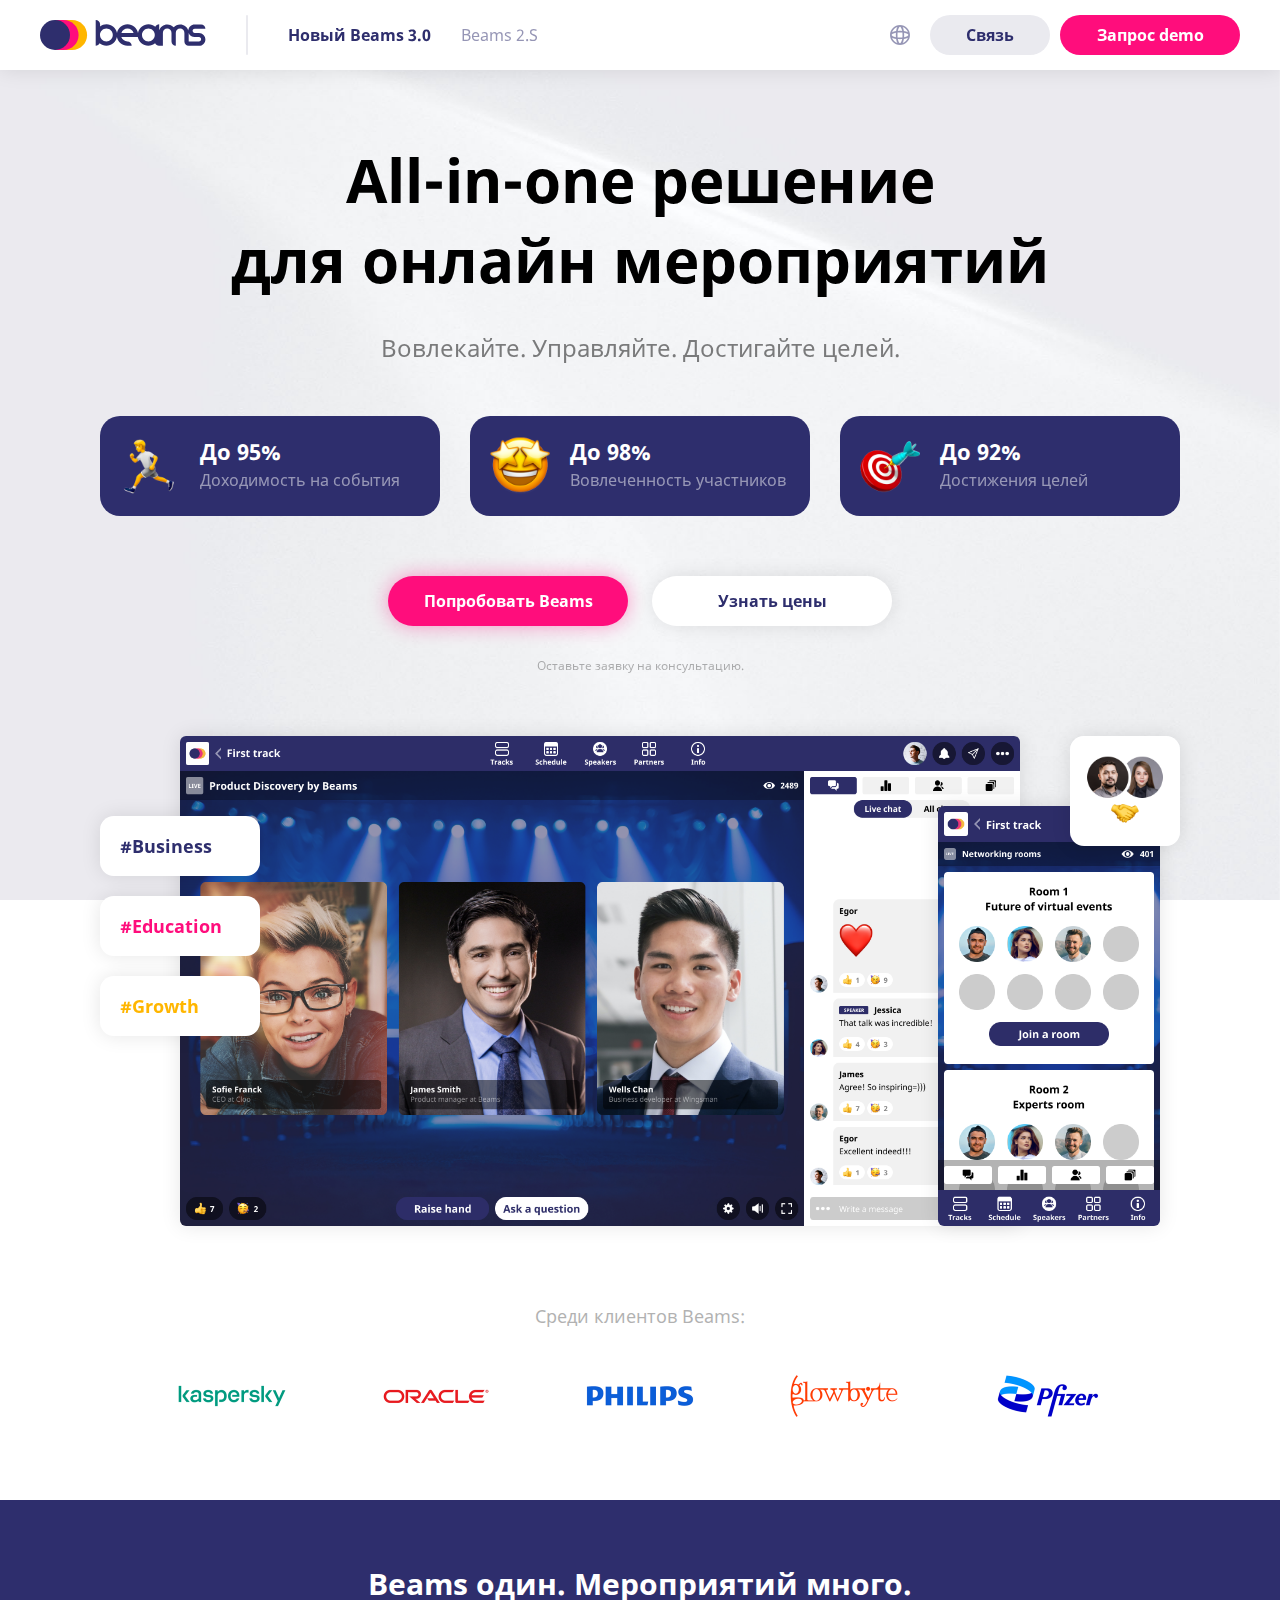
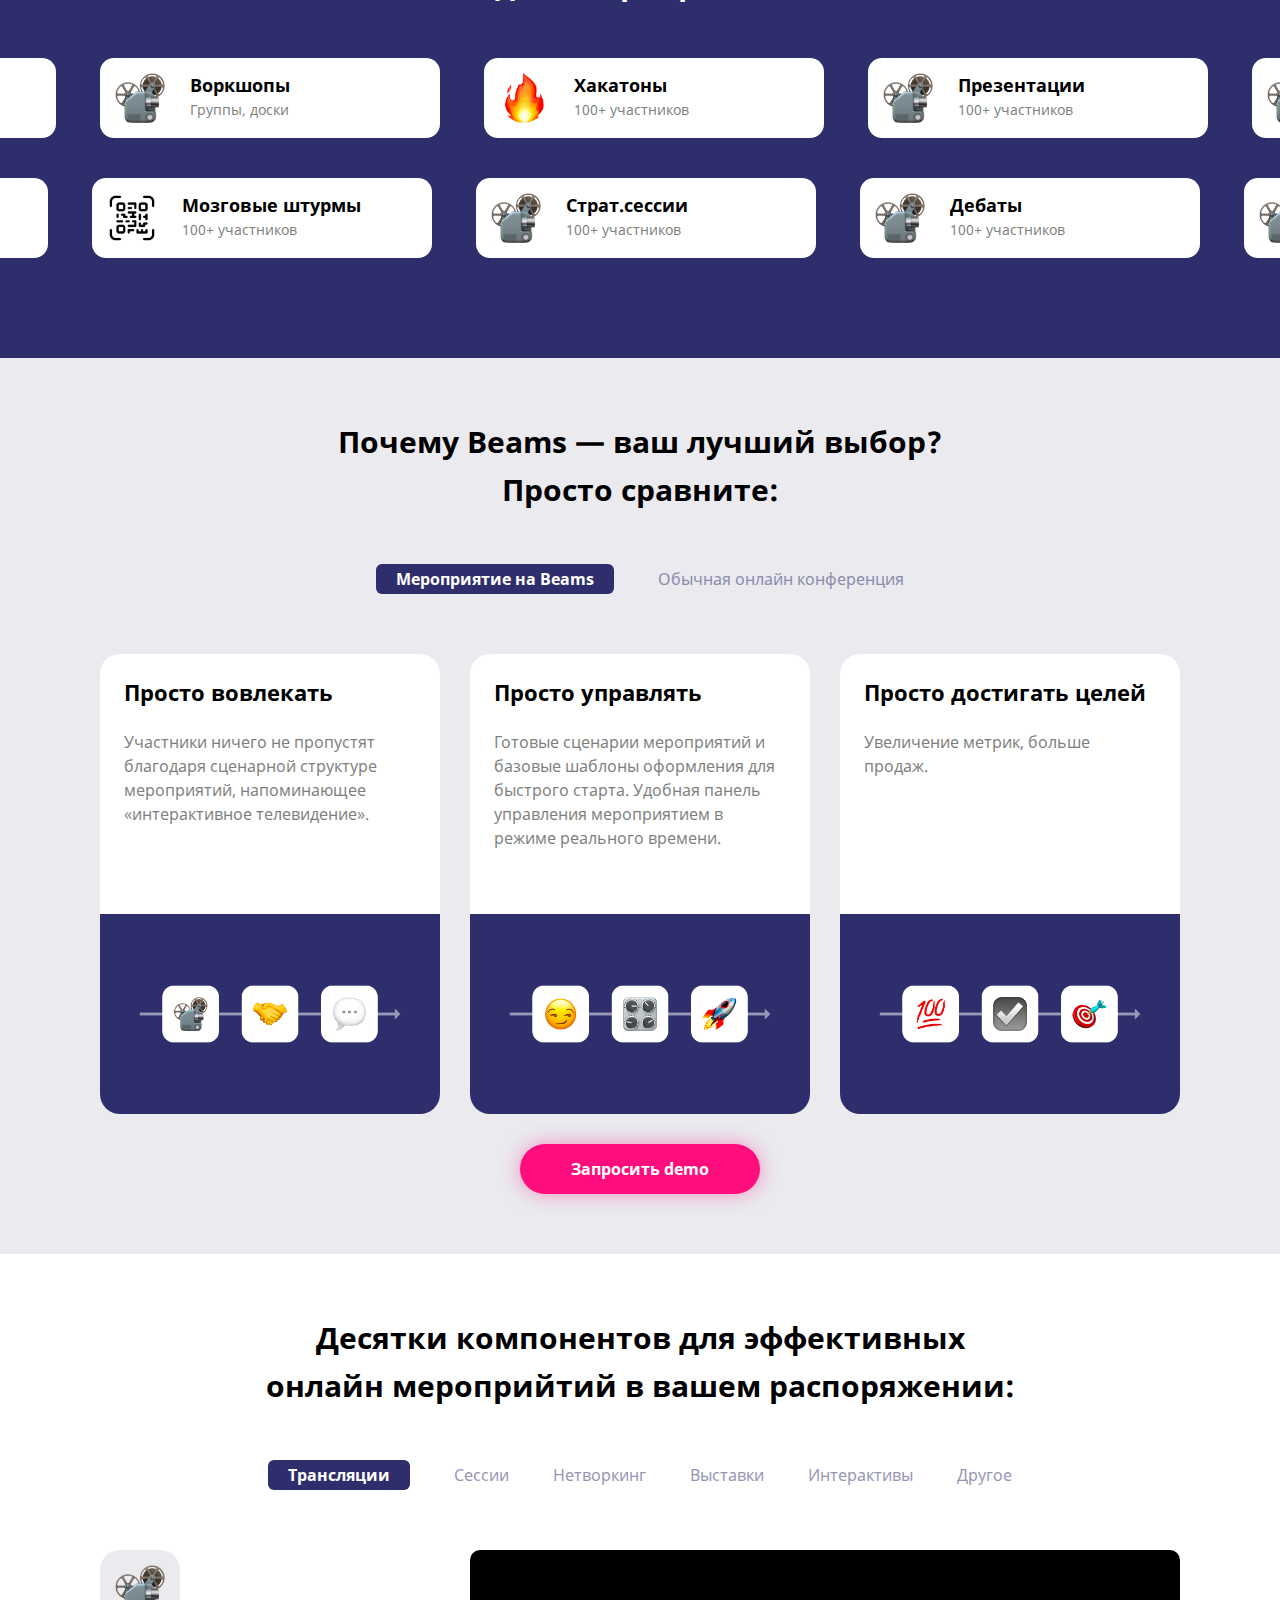
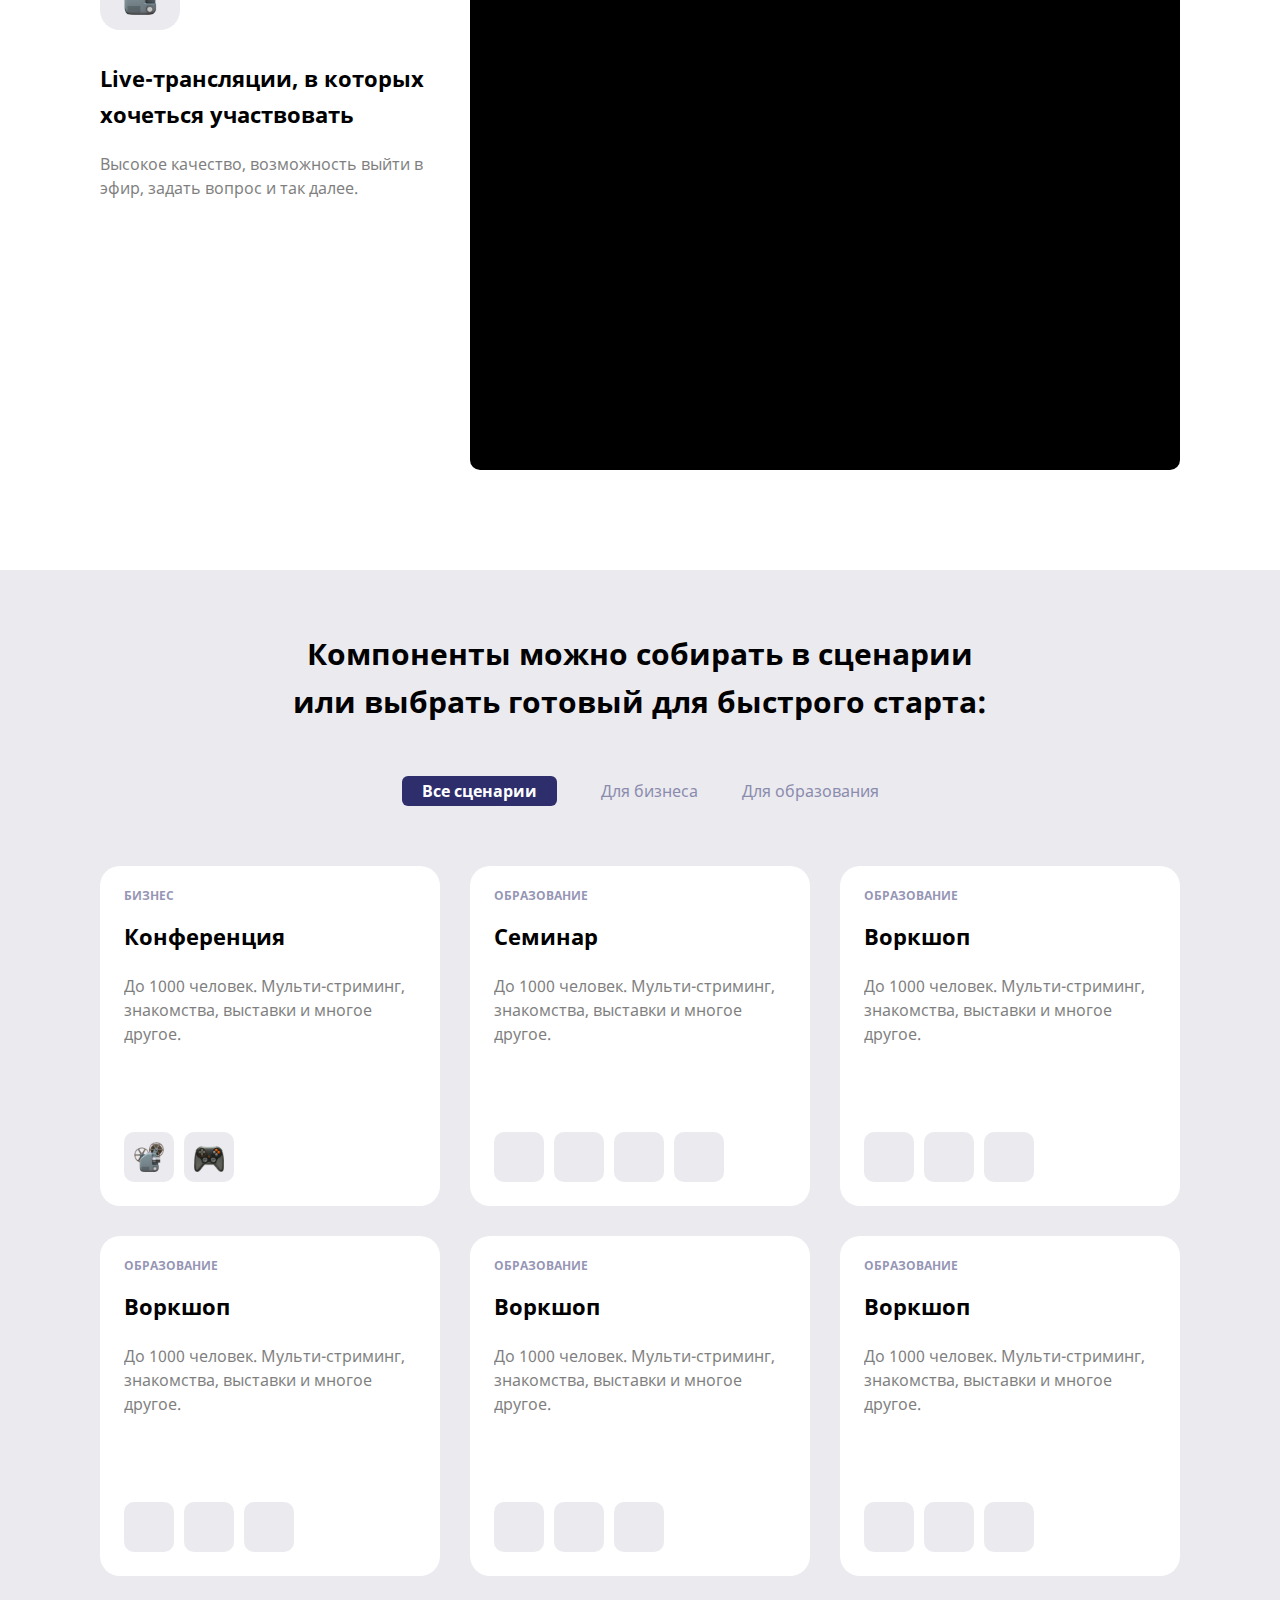
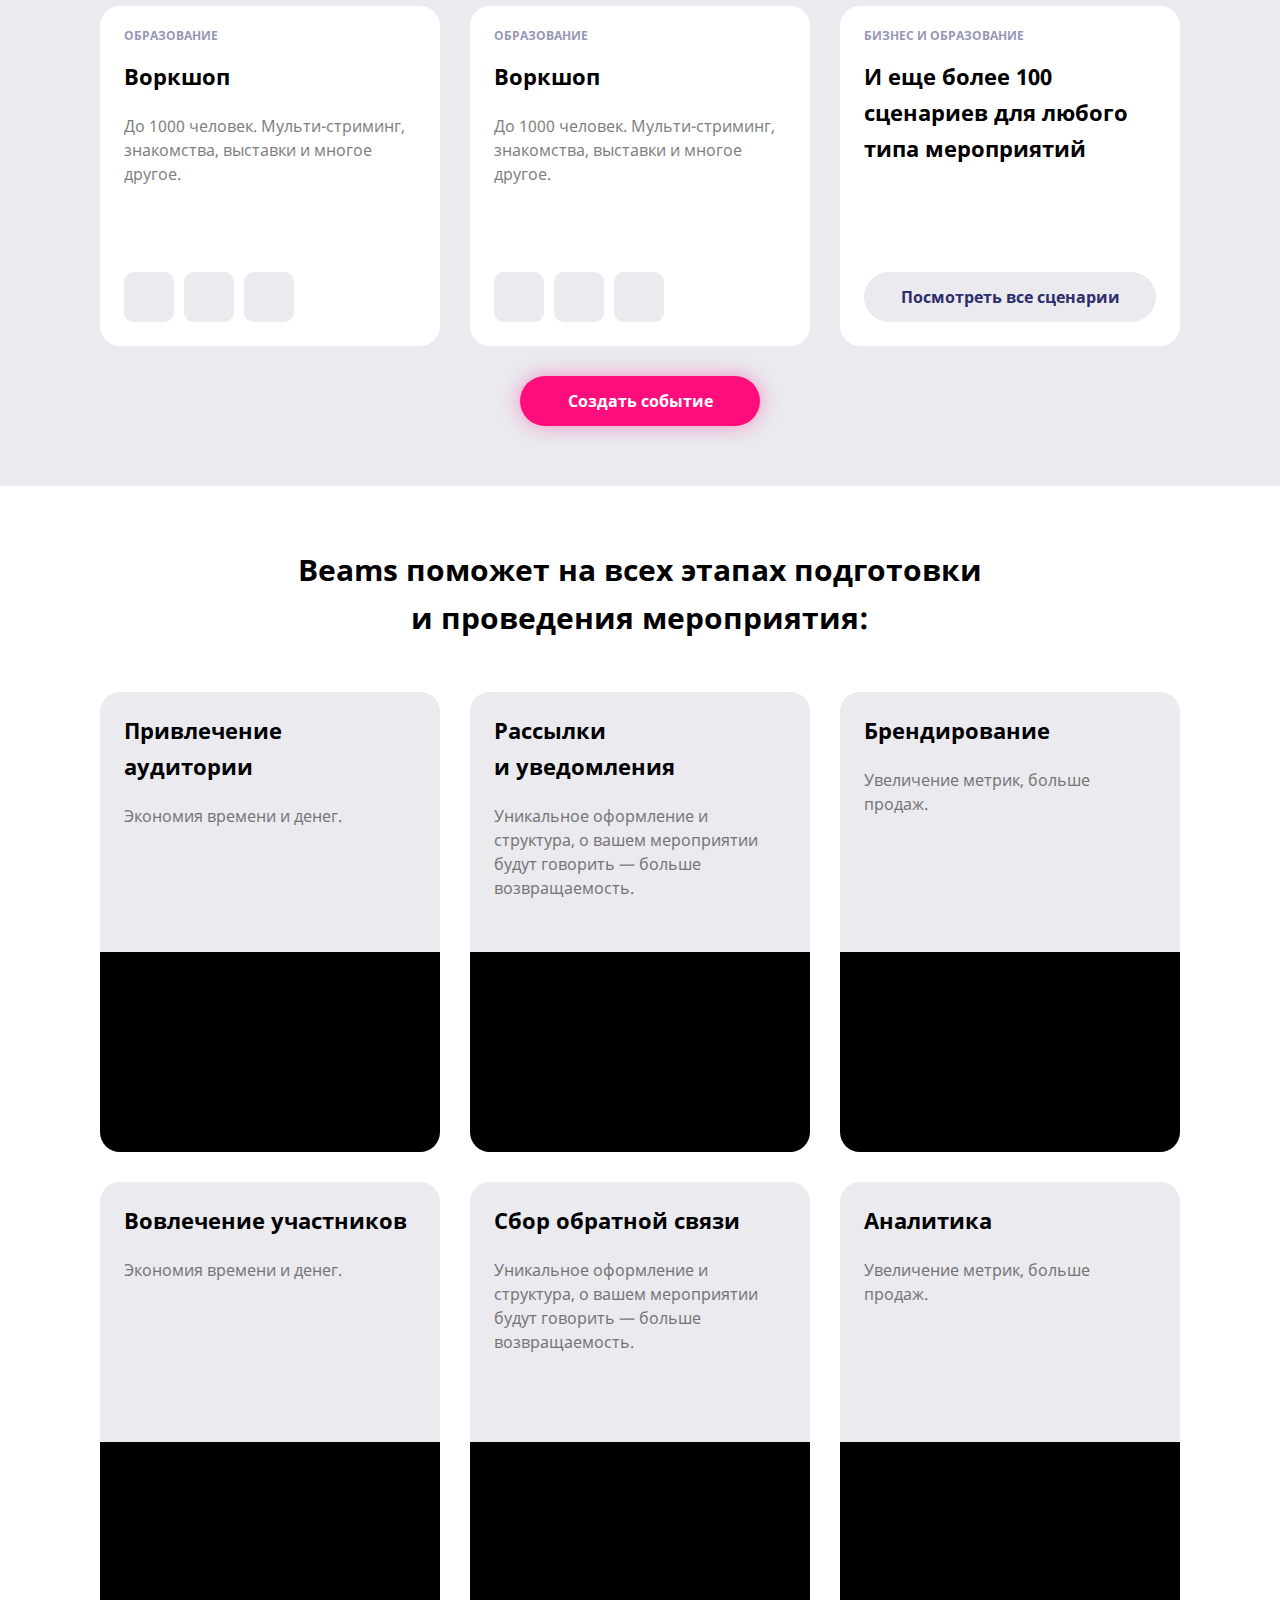
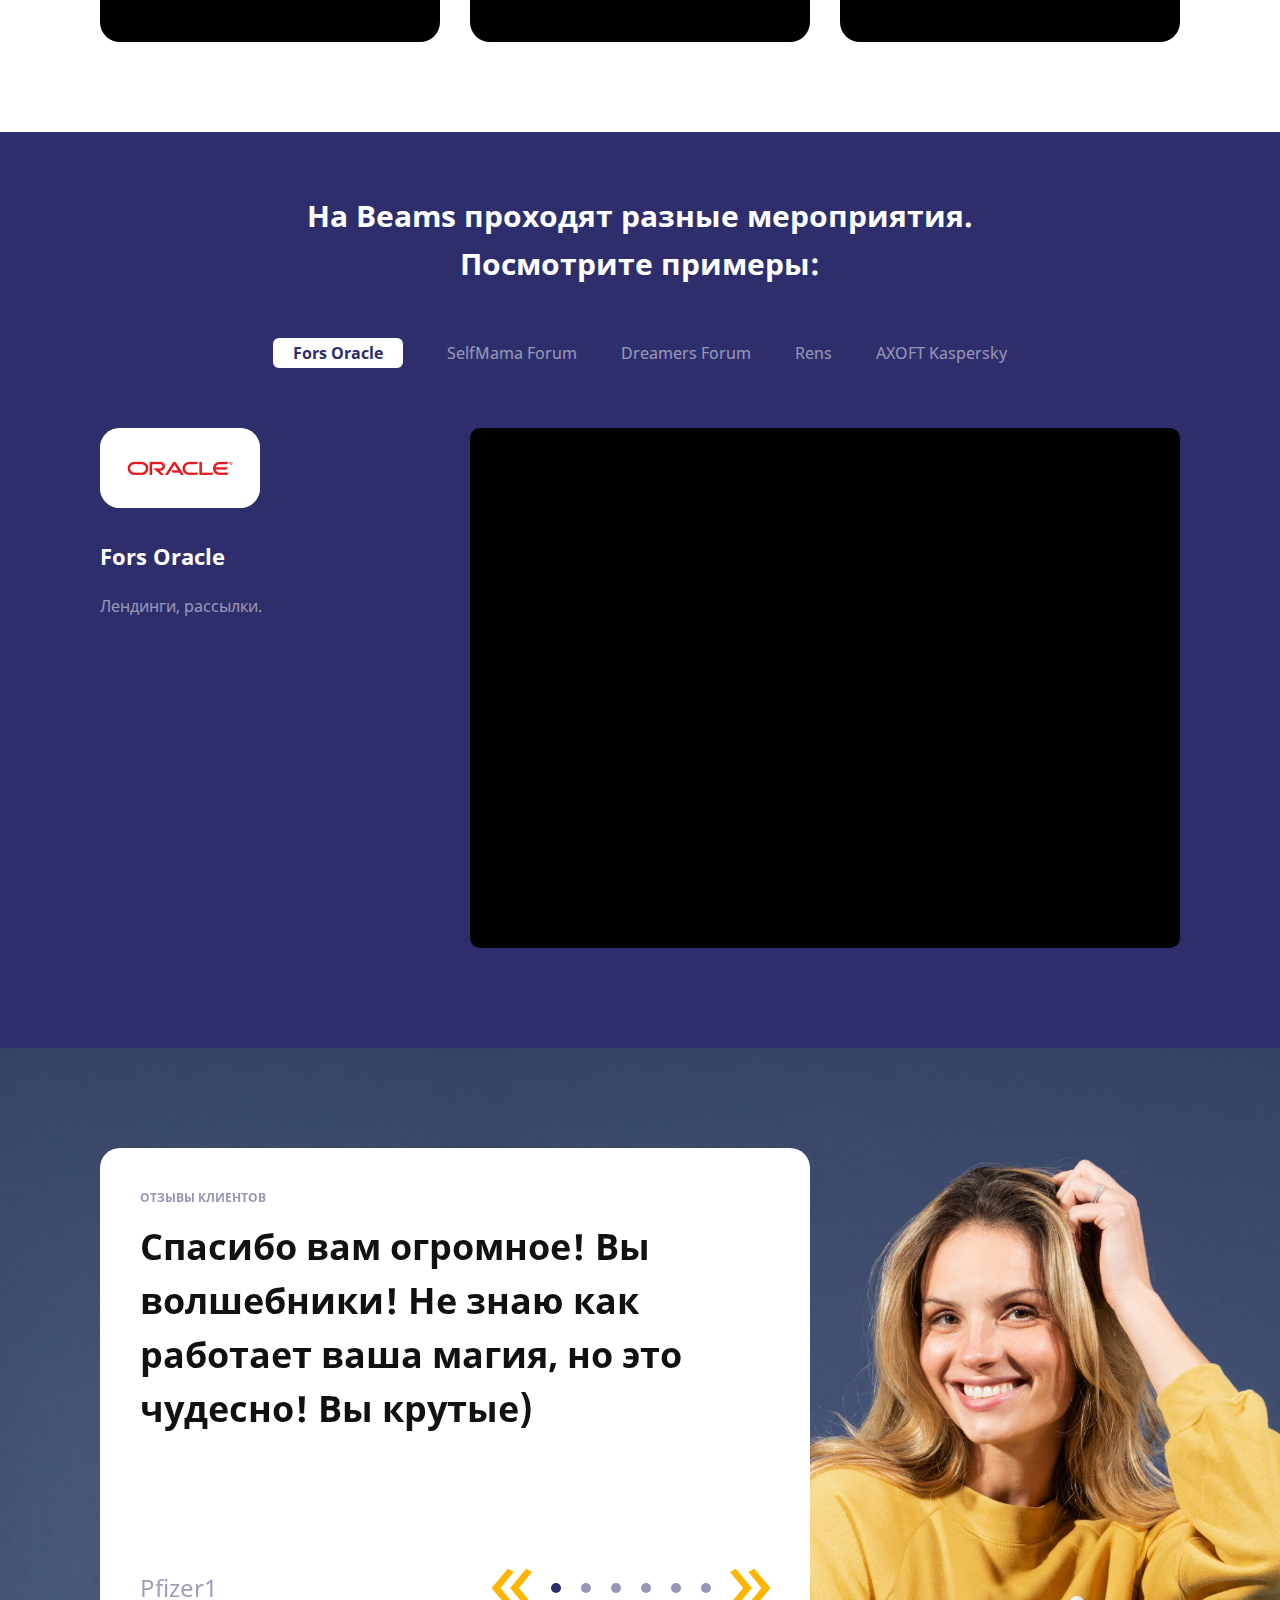
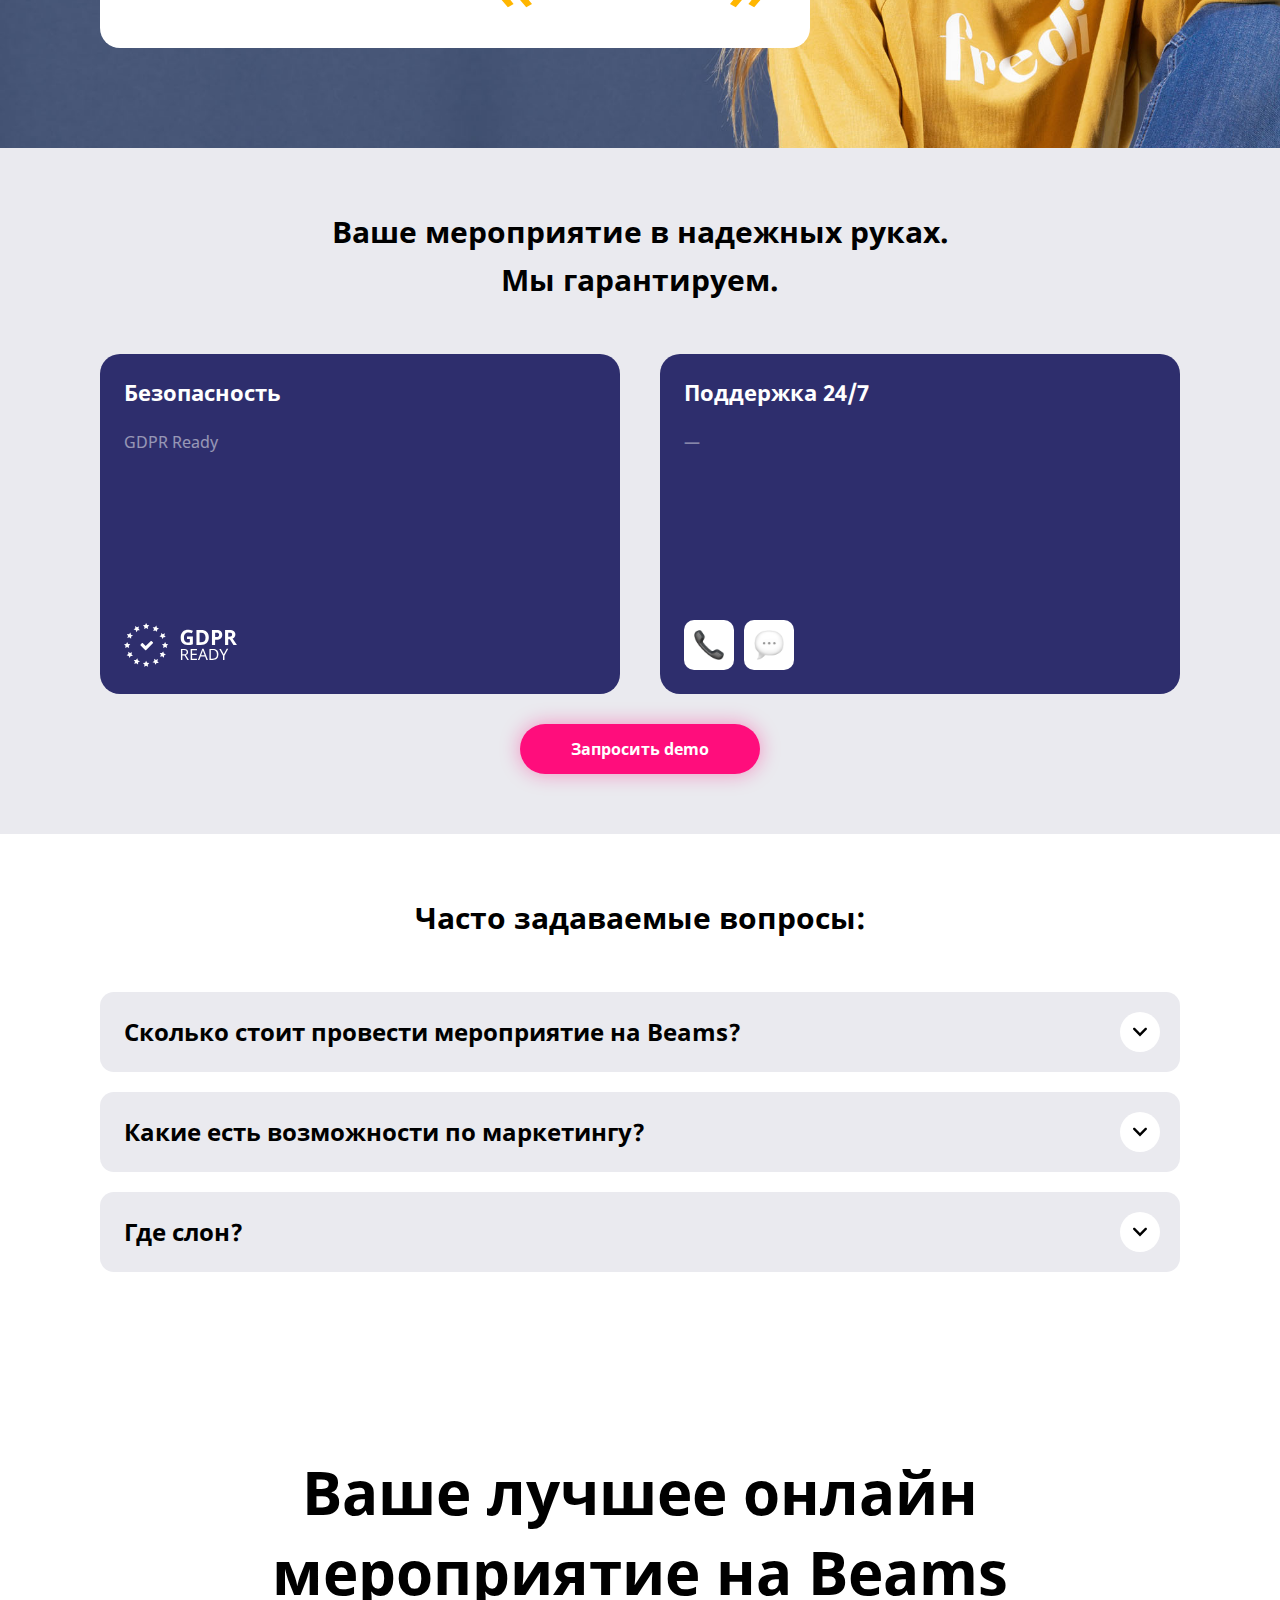
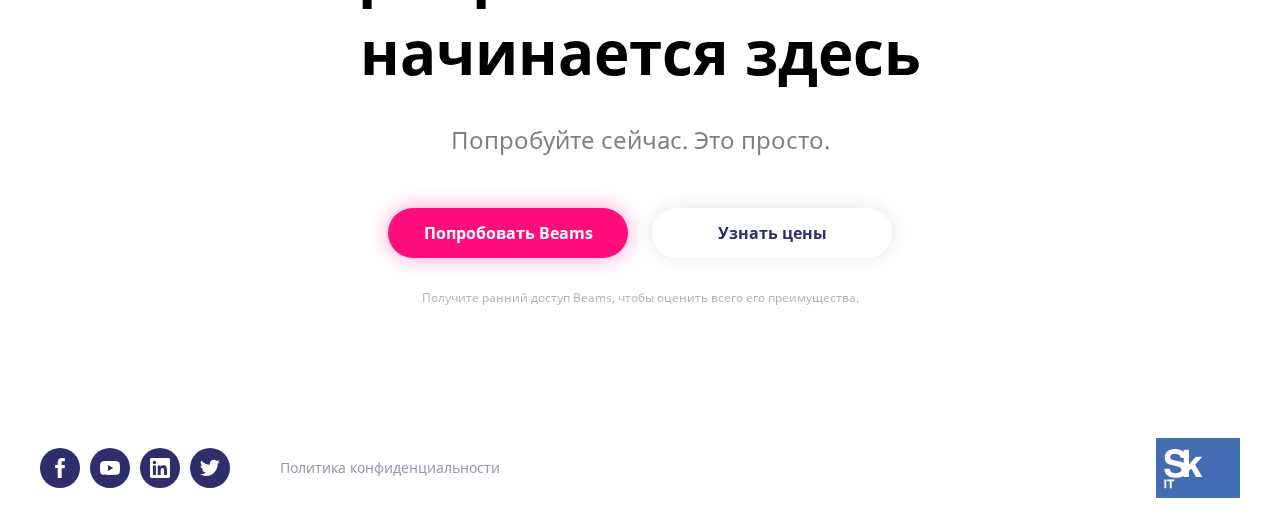
<file: index.html>
<!DOCTYPE html>
<html>

<head>

	<meta http-equiv="Content-Type" content="text/html; charset=UTF-8">
	<title>Beams | All-in-one платформа для онлайн мероприятий</title>
	<meta name="Author" CONTENT="Beams">
	<link rel="shortcut icon" href="favicon.ico" type="image/x-icon">
	<meta name="keywords" content="">
	<meta name="description" content="Вовлекайте. Управляйте. Достигайте целей.">
	<link rel="stylesheet" type="text/css" href="main.css">
	<link rel="stylesheet" type="text/css" href="adaptive.css">

	<meta name="viewport" content="width=device-width, minimum-scale=1, maximum-scale=1, minimal-ui" />

	<meta property="og:title" content="Beams">
	<meta property="og:description" content="Вовлекайте. Управляйте. Достигайте целей.">
	<meta property="og:site_name" content="Beams">
	<meta property="og:url" content="https://beams.pro/">
	<meta property="og:image" content="beams.png">
</head>

<body>

	<div class="goglobal_block" id="goglobal_block">
		<div onclick="goglobal_close();" class="goglobal_close"><img src="img/close_but.svg"></div>
		<div class="goglobal_title font_bold">Выбор языка:</div>
		<a href="../" class="goglobal_a font_bold">English</a>
		<div class="goglobal_a font_bold go_active">Russian</div>
	</div>

	<!-- *** -->

	<div class="admenu_block" id="admenu">
		<div class="admenu_block_menu go_active">Новый Beams 3.0</div>
		<a href="2s/" class="admenu_block_menu">Beams 2.S</a>
		<a href="connect/" class="admenu_but font_bold">Запросить demo</a>
	</div>

	<!-- *** -->

	<div class="cookie_case" id="cookies_block" style="display: none;">
		<div class="cookie_ico"><img src="img/icons/cookie.png"></div>
		Оставаясь на нашем сайте, вы соглашаетесь с использованием файлов cookie. Подробности читайте в <a
			href="/policy" target="_blank">политике</a> конфиденциальности.
		<div class="cookie_buts">
			<div class="cookie_but font_bold" id="cookies_yes" onclick="cookiesYes();">Принять</div>
			<div class="cookie_but font_bold" id="cookies_no" onclick="cookiesNo();">Отклонить</div>
			<div class="cle"></div>
		</div>
	</div>

	<!-- *** -->

	<div class="top_bar">
		<div class="top_logo"><img src="img/logo.svg"></div>
		<div class="top_bar_line"></div>
		<div class="top_bar_menu go_active">Новый Beams 3.0</div>
		<a href="2s/" class="top_bar_menu">Beams 2.S</a>
		<!--<a href="/pricing" class="top_bar_menu">Цены</a>-->
		<div class="top_bar_admenu" onclick="admenu_open();"><img src="img/menu_ad.svg"></div>
		<a href="connect/" class="top_but font_bold">Запрос demo</a>
		<a href="connect/" class="top_but_call font_bold">Связь</a>
		<div class="top_global" onclick="goglobal_open();"><img src="img/global.svg"></div>
		<div class="cle"></div>
	</div>

	<div class="main_content">

		<div class="main_stage content_inside">
			<div class="big_title font_bold">
				All-in-one решение
				<span class="brbr"><br></span>
				для онлайн мероприятий
			</div>
			<div class="big_subtitle">
				Вовлекайте. Управляйте. Достигайте&nbsp;целей.
			</div>
			<div class="profits_block ">
				<div class="profit_case">
					<div class="profit_case_ico">
						<img src="img/icons/run.png">
					</div>
					<div class="profit_title font_bold">
						До 95%
					</div>
					<div class="profit_text">
						Доходимость на события
					</div>
				</div>
				<div class="profit_case">
					<div class="profit_case_ico">
						<img src="img/icons/eyes_stars.png">
					</div>
					<div class="profit_title font_bold">
						До 98%
					</div>
					<div class="profit_text">
						Вовлеченность участников
					</div>
				</div>
				<div class="profit_case">
					<div class="profit_case_ico">
						<img src="img/icons/target.png">
					</div>
					<div class="profit_title font_bold">
						До 92%
					</div>
					<div class="profit_text">
						Достижения целей
					</div>
				</div>
				<div class="cle"></div>
			</div>
			<div class="main_buts">
				<a href="connect/" class="main_but font_bold">Попробовать Beams</a>
				<a href="connect/" class="main_but go_price font_bold">Узнать цены</a>
			</div>
			<div class="main_buts_text">
				Оставьте заявку на консультацию.
			</div>
			<div class="main_pic content_inside">
				<div class="main_pic_3blocks">
					<div class="main_pic_3block font_bold font_purple">#Business</div>
					<div class="main_pic_3block font_bold font_red">#Education</div>
					<div class="main_pic_3block font_bold font_orange">#Growth</div>
				</div>
				<div class="main_pic_mobile"><img src="img/main_pic_mobile.png"></div>
				<div class="main_pic_central_pic"><img src="img/main_pic.png"></div>
				<div class="main_pic_connect"><img src="img/main_connect.png"></div>
			</div>
		</div>

		<div class="content_block go_clients">
			<div class="content_inside">
				<div class="clients_title">Среди клиентов Beams:</div>
				<div class="clients_block">
					<div class="client_logo"><img src="img/clients/kas.png"></div>
					<div class="client_logo"><img src="img/clients/oracle.png"></div>
					<div class="client_logo"><img src="img/clients/philips.png"></div>
					<div class="client_logo"><img src="img/clients/glowbyte.png"></div>
					<div class="client_logo"><img src="img/clients/pfizer.png"></div>
				</div>
			</div>
		</div>

		<div class="content_block go_dark">
			<div class="content_inside">
				<div class="block_title font_white font_bold">
					Beams один. Мероприятий много.
				</div>
			</div>
			<div class="fichers_line">
				<div class="fichers_line_inside" id="line_to_left" style="margin-left: -400px;">
					<div class="fichers_block">
						<div class="fichers_block_ico"><img src="img/icons/stream.png"></div>
						<div class="fichers_block_title font_bold">Конференции</div>
						<div class="fichers_block_subtitle">1000+ участников</div>
					</div>
					<div class="fichers_block">
						<div class="fichers_block_ico"><img src="img/icons/stream.png"></div>
						<div class="fichers_block_title font_bold">Воркшопы</div>
						<div class="fichers_block_subtitle">Группы, доски</div>
					</div>
					<div class="fichers_block">
						<div class="fichers_block_ico"><img src="img/icons/fire.png"></div>
						<div class="fichers_block_title font_bold">Хакатоны</div>
						<div class="fichers_block_subtitle">100+ участников</div>
					</div>
					<div class="fichers_block">
						<div class="fichers_block_ico"><img src="img/icons/stream.png"></div>
						<div class="fichers_block_title font_bold">Презентации</div>
						<div class="fichers_block_subtitle">100+ участников</div>
					</div>
					<div class="fichers_block">
						<div class="fichers_block_ico"><img src="img/icons/stream.png"></div>
						<div class="fichers_block_title font_bold">Конференции</div>
						<div class="fichers_block_subtitle">1000+ участников</div>
					</div>
					<div class="fichers_block">
						<div class="fichers_block_ico"><img src="img/icons/stream.png"></div>
						<div class="fichers_block_title font_bold">Воркшопы</div>
						<div class="fichers_block_subtitle">Группы, доски</div>
					</div>
					<div class="fichers_block">
						<div class="fichers_block_ico"><img src="img/icons/fire.png"></div>
						<div class="fichers_block_title font_bold">Хакатоны</div>
						<div class="fichers_block_subtitle">100+ участников</div>
					</div>
					<div class="fichers_block">
						<div class="fichers_block_ico"><img src="img/icons/stream.png"></div>
						<div class="fichers_block_title font_bold">Презентации</div>
						<div class="fichers_block_subtitle">100+ участников</div>
					</div>
				</div>
			</div>
			<div class="fichers_line">
				<div class="fichers_line_inside" style="margin-left: -600px;" id="line_to_right">
					<div class="fichers_block">
						<div class="fichers_block_ico"><img src="img/icons/stream.png"></div>
						<div class="fichers_block_title font_bold">Дебаты</div>
						<div class="fichers_block_subtitle">100+ участников</div>
					</div>
					<div class="fichers_block">
						<div class="fichers_block_ico"><img src="img/icons/stream.png"></div>
						<div class="fichers_block_title font_bold">Круглые столы</div>
						<div class="fichers_block_subtitle">100+ участниковв</div>
					</div>
					<div class="fichers_block">
						<div class="fichers_block_ico"><img src="img/icons/qr.png"></div>
						<div class="fichers_block_title font_bold">Мозговые штурмы</div>
						<div class="fichers_block_subtitle">100+ участников</div>
					</div>
					<div class="fichers_block">
						<div class="fichers_block_ico"><img src="img/icons/stream.png"></div>
						<div class="fichers_block_title font_bold">Страт.сессии</div>
						<div class="fichers_block_subtitle">100+ участников</div>
					</div>
					<div class="fichers_block">
						<div class="fichers_block_ico"><img src="img/icons/stream.png"></div>
						<div class="fichers_block_title font_bold">Дебаты</div>
						<div class="fichers_block_subtitle">100+ участников</div>
					</div>
					<div class="fichers_block">
						<div class="fichers_block_ico"><img src="img/icons/stream.png"></div>
						<div class="fichers_block_title font_bold">Круглые столы</div>
						<div class="fichers_block_subtitle">100+ участниковв</div>
					</div>
					<div class="fichers_block">
						<div class="fichers_block_ico"><img src="img/icons/qr.png"></div>
						<div class="fichers_block_title font_bold">Мозговые штурмы</div>
						<div class="fichers_block_subtitle">100+ участников</div>
					</div>
					<div class="fichers_block">
						<div class="fichers_block_ico"><img src="img/icons/stream.png"></div>
						<div class="fichers_block_title font_bold">Страт.сессии</div>
						<div class="fichers_block_subtitle">100+ участников</div>
					</div>
				</div>
			</div>
			<!--
			<div class="main_buts">
				<a href="connect/" class="main_but font_bold">Попробовать Beams</a>
				<a href="pricing/" class="main_but go_price font_bold">Посмотреть цены</a>
			</div>
			-->
		</div>

		<!--
		<div class="content_block go_light">
			<div class="content_inside">
				<div class="block_title font_bold">
					Мероприятия на Beams — это просто
				</div>
				<div>
					<div class="case_one go_cause">
						<div class="case_one_title font_bold">Easy to engage</div>
						<div class="case_one_text">
							Экономия времени и денег.
						</div>
						<div class="case_cause_pic"></div>
					</div>
					<div class="case_one go_cause">
						<div class="case_one_title font_bold">Easy to coordinate</div>
						<div class="case_one_text">
							Уникальное оформление и структура, о вашем мероприятии будут говорить — больше возвращаемость.
						</div>
						<div class="case_cause_pic"></div>
					</div>
					<div class="case_one go_cause">
						<div class="case_one_title font_bold">Easy to benefit</div>
						<div class="case_one_text">
							Увеличение метрик, больше продаж.
						</div>
						<div class="case_cause_pic"></div>
					</div>
					<div class="cle"></div>
				</div>
				<a href="connect/" class="main_but go_center_white font_bold">Попробовать Beams</a>
			</div>
		</div>
		-->

		<div class="content_block go_light">
			<div class="content_inside">
				<div class="block_title font_bold">
					Почему Beams — ваш лучший выбор?
					<span class="brbr"><br></span>
					Просто сравните:
				</div>
				<div class="block_title_submenu">
					<a href="#" class="block_title_submenu_a go_active" rel="switch" data-id="case_1"
						data-scope="scope_1">Мероприятие&nbsp;на&nbsp;Beams</a>
					<a href="#" class="block_title_submenu_a" rel="switch" data-id="case_2"
						data-scope="scope_1">Обычная&nbsp;онлайн&nbsp;конференция</a>
				</div>
				<div class="case_list" id="case_1">
					<div class="case_one go_cause">
						<div class="case_one_title font_bold">Просто вовлекать</div>
						<div class="case_one_text">
							Участники ничего не пропустят благодаря сценарной структуре мероприятий, напоминающее «интерактивное телевидение».
						</div>
						<div class="case_cause_pic go_purple">
							<div class="case_cause_pic_line" style="background-image: url(img/icons/line_1.png)"></div>
						</div>
					</div>
					<div class="case_one go_cause">
						<div class="case_one_title font_bold">Просто управлять</div>
						<div class="case_one_text">
							Готовые сценарии мероприятий и базовые шаблоны оформления для быстрого старта. Удобная панель управления мероприятием в режиме реального времени.
						</div>
						<div class="case_cause_pic go_purple">
							<div class="case_cause_pic_line" style="background-image: url(img/icons/line_2.png)"></div>
						</div>
					</div>
					<div class="case_one go_cause">
						<div class="case_one_title font_bold">Просто достигать целей</div>
						<div class="case_one_text">
							Увеличение метрик, больше продаж.
						</div>
						<div class="case_cause_pic go_purple">
							<div class="case_cause_pic_line" style="background-image: url(img/icons/line_3.png)"></div>
						</div>
					</div>
					<div class="cle"></div>
				</div>

				<div class="case_list" id="case_2" style="display: none;">
					<div class="case_one go_cause">
						<div class="case_one_title font_bold">Easy to engage</div>
						<div class="case_one_text">
							Экономия времени и денег.
						</div>
						<div class="case_cause_pic"></div>
					</div>
					<div class="case_one go_cause">
						<div class="case_one_title font_bold">Easy to coordinate</div>
						<div class="case_one_text">
							Уникальное оформление и структура, о вашем мероприятии будут говорить — больше
							возвращаемость.
						</div>
						<div class="case_cause_pic"></div>
					</div>
					<div class="case_one go_cause">
						<div class="case_one_title font_bold">Easy to benefit</div>
						<div class="case_one_text">
							Увеличение метрик, больше продаж.
						</div>
						<div class="case_cause_pic"></div>
					</div>
					<div class="cle"></div>
				</div>
				<a href="connect/" class="main_but go_center_white font_bold">Запросить demo</a>
				<!--
				<div class="oppo_case">
					<div class="oppo_case_pic">
						
					</div>
					<div class="oppo_case_desc">
						<div class="oppo_icons">
							<div class="oppo_ico"><img src="img/icons/like.png"></div>
							<div class="cle"></div>
						</div>
						<div class="case_one_title font_bold">Линейная структура мероприятий</div>
						<div class="case_one_text">
							Высокое качество, возможность выйти в эфир, задать вопрос и так далее.
						</div>
					</div>
					<div class="cle"></div>
				</div>
				-->
			</div>
		</div>

		<div class="content_block">
			<div class="content_inside">
				<div class="block_title font_bold">
					Десятки компонентов для эффективных
					<span class="brbr"><br></span>
					онлайн мероприйтий в&nbsp;вашем распоряжении:
				</div>
				<div class="block_title_submenu">
					<a href="" class="block_title_submenu_a go_active" rel="switch" data-id="component_1"
						data-scope="components">Трансляции</a>
					<a href="" class="block_title_submenu_a" rel="switch" data-id="component_2"
						data-scope="components">Сессии</a>
					<a href="" class="block_title_submenu_a" rel="switch" data-id="component_3"
						data-scope="components">Нетворкинг</a>
					<a href="" class="block_title_submenu_a" rel="switch" data-id="component_4"
						data-scope="components">Выставки</a>
					<a href="" class="block_title_submenu_a" rel="switch" data-id="component_5"
						data-scope="components">Интерактивы</a>
					<a href="" class="block_title_submenu_a" rel="switch" data-id="component_6"
						data-scope="components">Другое</a>
				</div>
				<div class="oppo_case" id="component_1">
					<div class="oppo_case_pic">

					</div>
					<div class="oppo_case_desc">
						<div class="oppo_icons">
							<div class="oppo_ico"><img src="img/icons/stream.png"></div>
							<div class="cle"></div>
						</div>
						<div class="case_one_title font_bold">Live-трансляции, в&nbsp;которых хочеться участвовать</div>
						<div class="case_one_text">
							Высокое качество, возможность выйти в эфир, задать вопрос и так далее.
						</div>
					</div>
					<div class="cle"></div>
				</div>

				<div class="oppo_case" id="component_2" style="display: none;">
					<div class="oppo_case_pic">

					</div>
					<div class="oppo_case_desc">
						<div class="oppo_icons">
							<div class="oppo_ico"><img src="img/icons/stream.png"></div>
							<div class="cle"></div>
						</div>
						<div class="case_one_title font_bold">Live-трансляции, в&nbsp;которых хочеться участвовать</div>
						<div class="case_one_text">
							Высокое качество, возможность выйти в эфир, задать вопрос и так далее.
						</div>
					</div>
					<div class="cle"></div>
				</div>

				<div class="oppo_case" id="component_3" style="display: none;">
					<div class="oppo_case_pic">

					</div>
					<div class="oppo_case_desc">
						<div class="oppo_icons">
							<div class="oppo_ico"><img src="img/icons/stream.png"></div>
							<div class="cle"></div>
						</div>
						<div class="case_one_title font_bold">Live-трансляции, в&nbsp;которых хочеться участвовать</div>
						<div class="case_one_text">
							Высокое качество, возможность выйти в эфир, задать вопрос и так далее.
						</div>
					</div>
					<div class="cle"></div>
				</div>

				<div class="oppo_case" id="component_4" style="display: none;">
					<div class="oppo_case_pic">

					</div>
					<div class="oppo_case_desc">
						<div class="oppo_icons">
							<div class="oppo_ico"><img src="img/icons/stream.png"></div>
							<div class="cle"></div>
						</div>
						<div class="case_one_title font_bold">Live-трансляции, в&nbsp;которых хочеться участвовать</div>
						<div class="case_one_text">
							Высокое качество, возможность выйти в эфир, задать вопрос и так далее.
						</div>
					</div>
					<div class="cle"></div>
				</div>

				<div class="oppo_case" id="component_5" style="display: none;">
					<div class="oppo_case_pic">

					</div>
					<div class="oppo_case_desc">
						<div class="oppo_icons">
							<div class="oppo_ico"><img src="img/icons/stream.png"></div>
							<div class="cle"></div>
						</div>
						<div class="case_one_title font_bold">Live-трансляции, в&nbsp;которых хочеться участвовать</div>
						<div class="case_one_text">
							Высокое качество, возможность выйти в эфир, задать вопрос и так далее.
						</div>
					</div>
					<div class="cle"></div>
				</div>

				<div class="oppo_case" id="component_6" style="display: none;">
					<div class="oppo_case_pic">

					</div>
					<div class="oppo_case_desc">
						<div class="oppo_icons">
							<div class="oppo_ico"><img src="img/icons/stream.png"></div>
							<div class="cle"></div>
						</div>
						<div class="case_one_title font_bold">Live-трансляции, в&nbsp;которых хочеться участвовать</div>
						<div class="case_one_text">
							Высокое качество, возможность выйти в эфир, задать вопрос и так далее.
						</div>
					</div>
					<div class="cle"></div>
				</div>
			</div>
		</div>

		<div class="content_block go_light">
			<div class="content_inside">
				<div class="block_title font_bold">
					Компоненты можно собирать в&nbsp;сценарии
					<span class="brbr"><br></span>
					или выбрать готовый для быстрого старта:
				</div>
				<div class="block_title_submenu">
					<a href="#" class="block_title_submenu_a go_active" rel="filter" data-scope="types"
						data-filter="">Все&nbsp;сценарии</a>
					<a href="#" class="block_title_submenu_a" rel="filter" data-scope="types"
						data-filter="bus">Для&nbsp;бизнеса</a>
					<a href="#" class="block_title_submenu_a" rel="filter" data-scope="types"
						data-filter="edu">Для&nbsp;образования</a>
				</div>
				<div class="case_list">
					<div class="case_one" rel="filtered" data-scope="types" data-filter="edu">
						<div class="case_one_hover">
							<div class="case_one_uptitle go_white font_bold">Бизнес</div>
							<div class="case_one_title font_bold">Конференция</div>
							<div class="case_one_text">
								До 1000 человек. Мульти-стриминг, знакомства, выставки и многое другое.
							</div>
							<a href="connect/" class="case_one_big_but go_white font_bold">Выбрать этот сценарий</a>
						</div>
						<div class="case_one_uptitle font_bold">Бизнес</div>
						<div class="case_one_title font_bold">Конференция</div>
						<div class="case_one_text">
							До 1000 человек. Мульти-стриминг, знакомства, выставки и многое другое.
						</div>
						<div class="case_icons">
							<div class="case_ico"><img src="img/icons/stream.png"></div>
							<div class="case_ico"><img src="img/icons/entertaiment.png"></div>
							<div class="cle"></div>
						</div>
					</div>
					<div class="case_one" rel="filtered" data-scope="types" data-filter="bus">
						<div class="case_one_uptitle font_bold">Образование</div>
						<div class="case_one_title font_bold">Семинар</div>
						<div class="case_one_text">
							До 1000 человек. Мульти-стриминг, знакомства, выставки и многое другое.
						</div>
						<div class="case_icons">
							<div class="case_ico"></div>
							<div class="case_ico"></div>
							<div class="case_ico"></div>
							<div class="case_ico"></div>
							<div class="cle"></div>
						</div>
					</div>
					<div class="case_one" rel="filtered" data-scope="types" data-filter="edu,bus">
						<div class="case_one_uptitle font_bold">Образование</div>
						<div class="case_one_title font_bold">Воркшоп</div>
						<div class="case_one_text">
							До 1000 человек. Мульти-стриминг, знакомства, выставки и многое другое.
						</div>
						<div class="case_icons">
							<div class="case_ico"></div>
							<div class="case_ico"></div>
							<div class="case_ico"></div>
							<div class="cle"></div>
						</div>
					</div>
					<div class="case_one" rel="filtered" data-scope="types" data-filter="bus">
						<div class="case_one_uptitle font_bold">Образование</div>
						<div class="case_one_title font_bold">Воркшоп</div>
						<div class="case_one_text">
							До 1000 человек. Мульти-стриминг, знакомства, выставки и многое другое.
						</div>
						<div class="case_icons">
							<div class="case_ico"></div>
							<div class="case_ico"></div>
							<div class="case_ico"></div>
							<div class="cle"></div>
						</div>
					</div>
					<div class="case_one" rel="filtered" data-scope="types" data-filter="edu">
						<div class="case_one_uptitle font_bold">Образование</div>
						<div class="case_one_title font_bold">Воркшоп</div>
						<div class="case_one_text">
							До 1000 человек. Мульти-стриминг, знакомства, выставки и многое другое.
						</div>
						<div class="case_icons">
							<div class="case_ico"></div>
							<div class="case_ico"></div>
							<div class="case_ico"></div>
							<div class="cle"></div>
						</div>
					</div>
					<div class="case_one" rel="filtered" data-scope="types" data-filter="edu,bus">
						<div class="case_one_uptitle font_bold">Образование</div>
						<div class="case_one_title font_bold">Воркшоп</div>
						<div class="case_one_text">
							До 1000 человек. Мульти-стриминг, знакомства, выставки и многое другое.
						</div>
						<div class="case_icons">
							<div class="case_ico"></div>
							<div class="case_ico"></div>
							<div class="case_ico"></div>
							<div class="cle"></div>
						</div>
					</div>
					<div class="case_one" rel="filtered" data-scope="types" data-filter="edu">
						<div class="case_one_uptitle font_bold">Образование</div>
						<div class="case_one_title font_bold">Воркшоп</div>
						<div class="case_one_text">
							До 1000 человек. Мульти-стриминг, знакомства, выставки и многое другое.
						</div>
						<div class="case_icons">
							<div class="case_ico"></div>
							<div class="case_ico"></div>
							<div class="case_ico"></div>
							<div class="cle"></div>
						</div>
					</div>
					<div class="case_one" rel="filtered" data-scope="types" data-filter="bus">
						<div class="case_one_uptitle font_bold">Образование</div>
						<div class="case_one_title font_bold">Воркшоп</div>
						<div class="case_one_text">
							До 1000 человек. Мульти-стриминг, знакомства, выставки и многое другое.
						</div>
						<div class="case_icons">
							<div class="case_ico"></div>
							<div class="case_ico"></div>
							<div class="case_ico"></div>
							<div class="cle"></div>
						</div>
					</div>
					<div class="case_one" rel="filtered" data-scope="types" data-filter="edu">
						<div class="case_one_uptitle font_bold">Бизнес и образование</div>
						<div class="case_one_title font_bold">И еще более 100 сценариев для любого типа мероприятий
						</div>
						<a href="connect/" class="case_one_big_but font_bold">Посмотреть все сценарии</a>
					</div>
				</div>
				<a href="connect/" class="main_but go_center font_bold">Создать событие</a>
			</div>
		</div>

		<div class="content_block">
			<div class="content_inside">
				<div class="block_title font_bold">
					Beams поможет на&nbsp;всех этапах подготовки
					<span class="brbr"><br></span>
					и&nbsp;проведения мероприятия:
					<!--
					Всё, что вам нужно до, во время
					<br>
					и даже после мероприятия:
					-->
				</div>
				<!--
				<div class="block_title_submenu">
					<a href="" class="block_title_submenu_a go_active">Привлечение&nbsp;аудитории</a>
					<a href="" class="block_title_submenu_a">Вовлечение&nbsp;участников</a>
					<a href="" class="block_title_submenu_a">Достижение&nbsp;целей</a>
					<a href="" class="block_title_submenu_a">Обратная&nbsp;связь</a>
					<a href="" class="block_title_submenu_a">Аналитика</a>
				</div>
				-->
				<div class="case_list">
					<div class="case_one go_cause go_light">
						<div class="case_one_title font_bold">Привлечение аудитории</div>
						<div class="case_one_text">
							Экономия времени и денег.
						</div>
						<div class="case_cause_pic"></div>
					</div>
					<div class="case_one go_cause go_light">
						<div class="case_one_title font_bold">Рассылки и&nbsp;уведомления</div>
						<div class="case_one_text">
							Уникальное оформление и структура, о вашем мероприятии будут говорить — больше
							возвращаемость.
						</div>
						<div class="case_cause_pic"></div>
					</div>
					<div class="case_one go_cause go_light">
						<div class="case_one_title font_bold">Брендирование</div>
						<div class="case_one_text">
							Увеличение метрик, больше продаж.
						</div>
						<div class="case_cause_pic"></div>
					</div>
					<div class="case_one go_cause go_light">
						<div class="case_one_title font_bold">Вовлечение участников</div>
						<div class="case_one_text">
							Экономия времени и денег.
						</div>
						<div class="case_cause_pic"></div>
					</div>
					<div class="case_one go_cause go_light">
						<div class="case_one_title font_bold">Сбор обратной связи</div>
						<div class="case_one_text">
							Уникальное оформление и структура, о вашем мероприятии будут говорить — больше
							возвращаемость.
						</div>
						<div class="case_cause_pic"></div>
					</div>
					<div class="case_one go_cause go_light">
						<div class="case_one_title font_bold">Аналитика</div>
						<div class="case_one_text">
							Увеличение метрик, больше продаж.
						</div>
						<div class="case_cause_pic"></div>
					</div>
					<div class="cle"></div>
				</div>
				<!--
				<div class="oppo_case">
					<div class="oppo_case_pic go_revert">
						
					</div>
					<div class="oppo_case_desc go_revert">
						<div class="oppo_icons">
							<div class="oppo_ico"><img src="img/icons/stream.png"></div>
							<div class="cle"></div>
						</div>
						<div class="case_one_title font_bold">Live-трансляции, в&nbsp;которых хочеться участвовать</div>
						<div class="case_one_text">
							Высокое качество, возможность выйти в эфир, задать вопрос и так далее.
						</div>
					</div>
					<div class="cle"></div>
				</div>
				-->
			</div>
		</div>

		<div class="content_block go_dark">
			<div class="content_inside">
				<div class="block_title font_white font_bold">
					На Beams проходят разные мероприятия.
					<span class="brbr"><br></span>
					Посмотрите примеры:
				</div>
				<div class="block_title_submenu">
					<a href="" class="block_title_submenu_a go_white go_active" rel="switch" data-id="conf_1"
						data-scope="conf">Fors&nbsp;Oracle</a>
					<a href="" class="block_title_submenu_a go_white" rel="switch" data-id="conf_2"
						data-scope="conf">SelfMama&nbsp;Forum</a>
					<a href="" class="block_title_submenu_a go_white" rel="switch" data-id="conf_3"
						data-scope="conf">Dreamers&nbsp;Forum</a>
					<a href="" class="block_title_submenu_a go_white" rel="switch" data-id="conf_4"
						data-scope="conf">Rens</a>
					<a href="" class="block_title_submenu_a go_white" rel="switch" data-id="conf_5"
						data-scope="conf">AXOFT&nbsp;Kaspersky</a>
				</div>
				<div class="oppo_case font_white" id="conf_1">
					<div class="oppo_case_pic">

					</div>
					<div class="oppo_case_desc">
						<div class="oppo_icons">
							<div class="oppo_ico go_logo"><img src="img/clients/oracle.png"></div>
							<div class="cle"></div>
						</div>
						<div class="case_one_title font_bold">Fors Oracle</div>
						<div class="case_one_text">
							Лендинги, рассылки.
						</div>
					</div>
					<div class="cle"></div>
				</div>

				<div class="oppo_case font_white" id="conf_2" style="display: none;">
					<div class="oppo_case_pic">

					</div>
					<div class="oppo_case_desc">
						<div class="oppo_icons">
							<div class="oppo_ico go_logo"><img src="img/clients/oracle.png"></div>
							<div class="cle"></div>
						</div>
						<div class="case_one_title font_bold">Fors Oracle</div>
						<div class="case_one_text">
							Лендинги, рассылки.
						</div>
					</div>
					<div class="cle"></div>
				</div>

				<div class="oppo_case font_white" id="conf_3" style="display: none;">
					<div class="oppo_case_pic">

					</div>
					<div class="oppo_case_desc">
						<div class="oppo_icons">
							<div class="oppo_ico go_logo"><img src="img/clients/oracle.png"></div>
							<div class="cle"></div>
						</div>
						<div class="case_one_title font_bold">Fors Oracle</div>
						<div class="case_one_text">
							Лендинги, рассылки.
						</div>
					</div>
					<div class="cle"></div>
				</div>

				<div class="oppo_case font_white" id="conf_4" style="display: none;">
					<div class="oppo_case_pic">

					</div>
					<div class="oppo_case_desc">
						<div class="oppo_icons">
							<div class="oppo_ico go_logo"><img src="img/clients/oracle.png"></div>
							<div class="cle"></div>
						</div>
						<div class="case_one_title font_bold">Fors Oracle</div>
						<div class="case_one_text">
							Лендинги, рассылки.
						</div>
					</div>
					<div class="cle"></div>
				</div>

				<div class="oppo_case font_white" id="conf_5" style="display: none;">
					<div class="oppo_case_pic">

					</div>
					<div class="oppo_case_desc">
						<div class="oppo_icons">
							<div class="oppo_ico go_logo"><img src="img/clients/oracle.png"></div>
							<div class="cle"></div>
						</div>
						<div class="case_one_title font_bold">Fors Oracle</div>
						<div class="case_one_text">
							Лендинги, рассылки.
						</div>
					</div>
					<div class="cle"></div>
				</div>
			</div>
		</div>

		<div class="content_block_reviews">
			<div class="content_inside">
				<div class="review_case">
					<div class="case_one_uptitle font_bold">Отзывы клиентов</div>
					<div id="feedback" style="display: none">
						<div class="font_bold" id="feedback_text"></div>
						<div class="review_case_who" id="feedback_company"></div>
					</div>
					<!--<div class="review_case_who_logo"><img src="img/clients/pfizer.png"></div>-->
					<div class="review_case_pad">
						<div class="review_case_icos" id="prev_feedback"><img src="img/review_ico_1.svg"></div>
						<div class="review_case_icopads" id="feedback_pads"></div>
						<div class="review_case_icos" id="next_feedback"><img src="img/review_ico_2.svg"></div>
					</div>
				</div>
			</div>
		</div>

		<!--
		<div class="content_block">
			<div class="content_inside">
				<div class="block_title font_bold">
					Всё под вашим контролем
				</div>
				<div>
					<div class="case_one go_light">
						<div class="case_one_title font_bold">Панель организатора</div>
						<div class="case_one_text">
							Управляйте сами
						</div>
						<div class="case_cause_pic"></div>
					</div>
					<div class="case_one go_light">
						<div class="case_one_title font_bold">Участники</div>
						<div class="case_one_text">
							Уровни доступа
						</div>
						<div class="case_cause_pic"></div>
					</div>
					<div class="case_one go_light">
						<div class="case_one_title font_bold">Аналитика</div>
						<div class="case_one_text">
							В режиме реального времени
						</div>
						<div class="case_cause_pic"></div>
					</div>
					<div class="cle"></div>
				</div>
			</div>
		</div>
		-->

		<div class="content_block go_light">
			<div class="content_inside">
				<div class="block_title font_bold">
					Ваше мероприятие в&nbsp;надежных руках.
					<span class="brbr"><br></span>
					Мы&nbsp;гарантируем.
				</div>
				<div class="case_list">
					<div class="case_one go_big_dark">
						<div class="case_one_title font_bold">Безопасность</div>
						<div class="case_one_text">
							GDPR Ready
						</div>
						<div class="case_icons">
							<div class="case_ico_pic"><img src="img/gdpr.svg"></div>
							<div class="cle"></div>
						</div>
					</div>
					<div class="case_one go_big_dark">
						<div class="case_one_title font_bold">Поддержка 24/7</div>
						<div class="case_one_text">
							—
						</div>
						<div class="case_icons">
							<div class="case_ico go_white"><img src="img/icons/phone.png"></div>
							<div class="case_ico go_white"><img src="img/icons/chat.png"></div>
							<div class="cle"></div>
						</div>
					</div>
					<div class="cle"></div>
				</div>
				<a href="connect/" class="main_but go_center font_bold">Запросить demo</a>
			</div>
		</div>

		<div class="content_block">
			<div class="content_inside">
				<div class="block_title font_bold">
					Часто задаваемые вопросы:
				</div>
				<div class="que_block" rel="faq">
					<div class="que_block_open_but" rel="faq_1"><img src="img/str_open_ico.svg"></div>
					<div class="que_block_title font_bold">Сколько стоит провести мероприятие на Beams?</div>
					<div class="que_text">
						Где слон мы не знаем. Но знаем, что мероприятия на Beams офигенны=)))
					</div>
				</div>
				<div class="que_block" rel="faq">
					<div class="que_block_open_but"><img src="img/str_open_ico.svg"></div>
					<div class="que_block_title font_bold">Какие есть возможности по маркетингу?</div>
					<div class="que_text">
						Где слон мы не знаем. Но знаем, что мероприятия на Beams офигенны=)))
					</div>
				</div>
				<div class="que_block" rel="faq">
					<div class="que_block_open_but"><img src="img/str_open_ico.svg"></div>
					<div class="que_block_title font_bold">Где слон?</div>
					<div class="que_text">
						Где слон мы не знаем. Но знаем, что мероприятия на Beams офигенны=)))
					</div>
				</div>
			</div>
		</div>

		<div class="block_cta">
			<div class="content_inside">
				<div class="big_title font_bold">
					Ваше лучшее онлайн мероприятие на&nbsp;Beams
					<span class="brbr"><br></span>
					начинается здесь
				</div>
				<div class="big_subtitle">
					Попробуйте сейчас. Это&nbsp;просто.
				</div>
				<div class="main_buts">
					<a href="connect/" class="main_but font_bold">Попробовать Beams</a>
					<a href="connect/" class="main_but go_price font_bold">Узнать цены</a>
				</div>
				<div class="main_buts_text">
					Получите ранний доступ Beams, чтобы оценить всего его преимущества.
				</div>
			</div>
		</div>

		<div class="footer">
			<div class="footer_socials">
				<a href="#" class="footer_social"><img src="img/soc_fb.svg"></a>
				<a href="#" class="footer_social"><img src="img/soc_yt.svg"></a>
				<a href="#" class="footer_social"><img src="img/soc_in.svg"></a>
				<a href="#" class="footer_social"><img src="img/soc_tw.svg"></a>
				<div class="cle"></div>
			</div>
			<a href="/policy" class="footer_policy">Политика конфиденциальности</a>
			<div class="footer_sk"><img src="img/sk.svg"></div>
			<div class="cle"></div>
		</div>

	</div>


	<div class="fixed_bg"></div>

	<script src="js/jquery.js"></script>
	<script src="js/jquery.cookies.js"></script>

	<script src="js/script.js"></script>
</body>

</html>
</file>
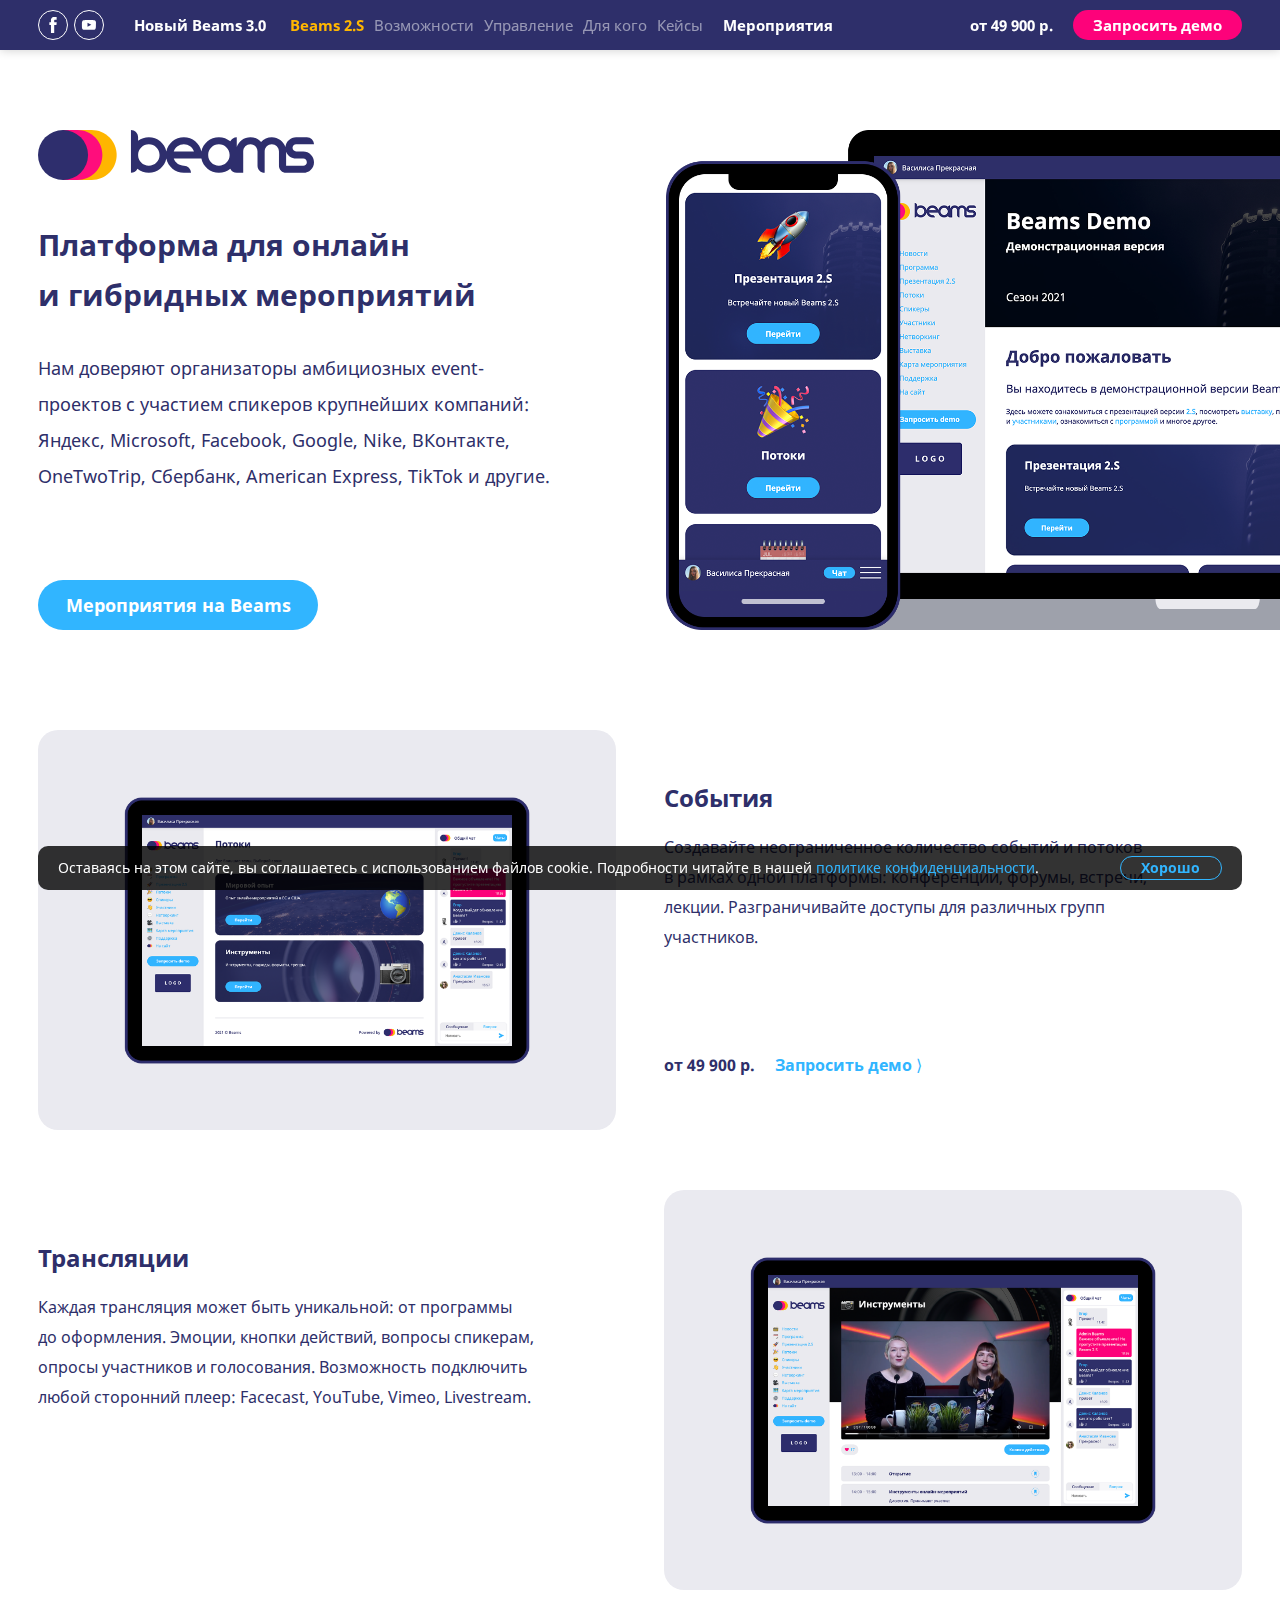
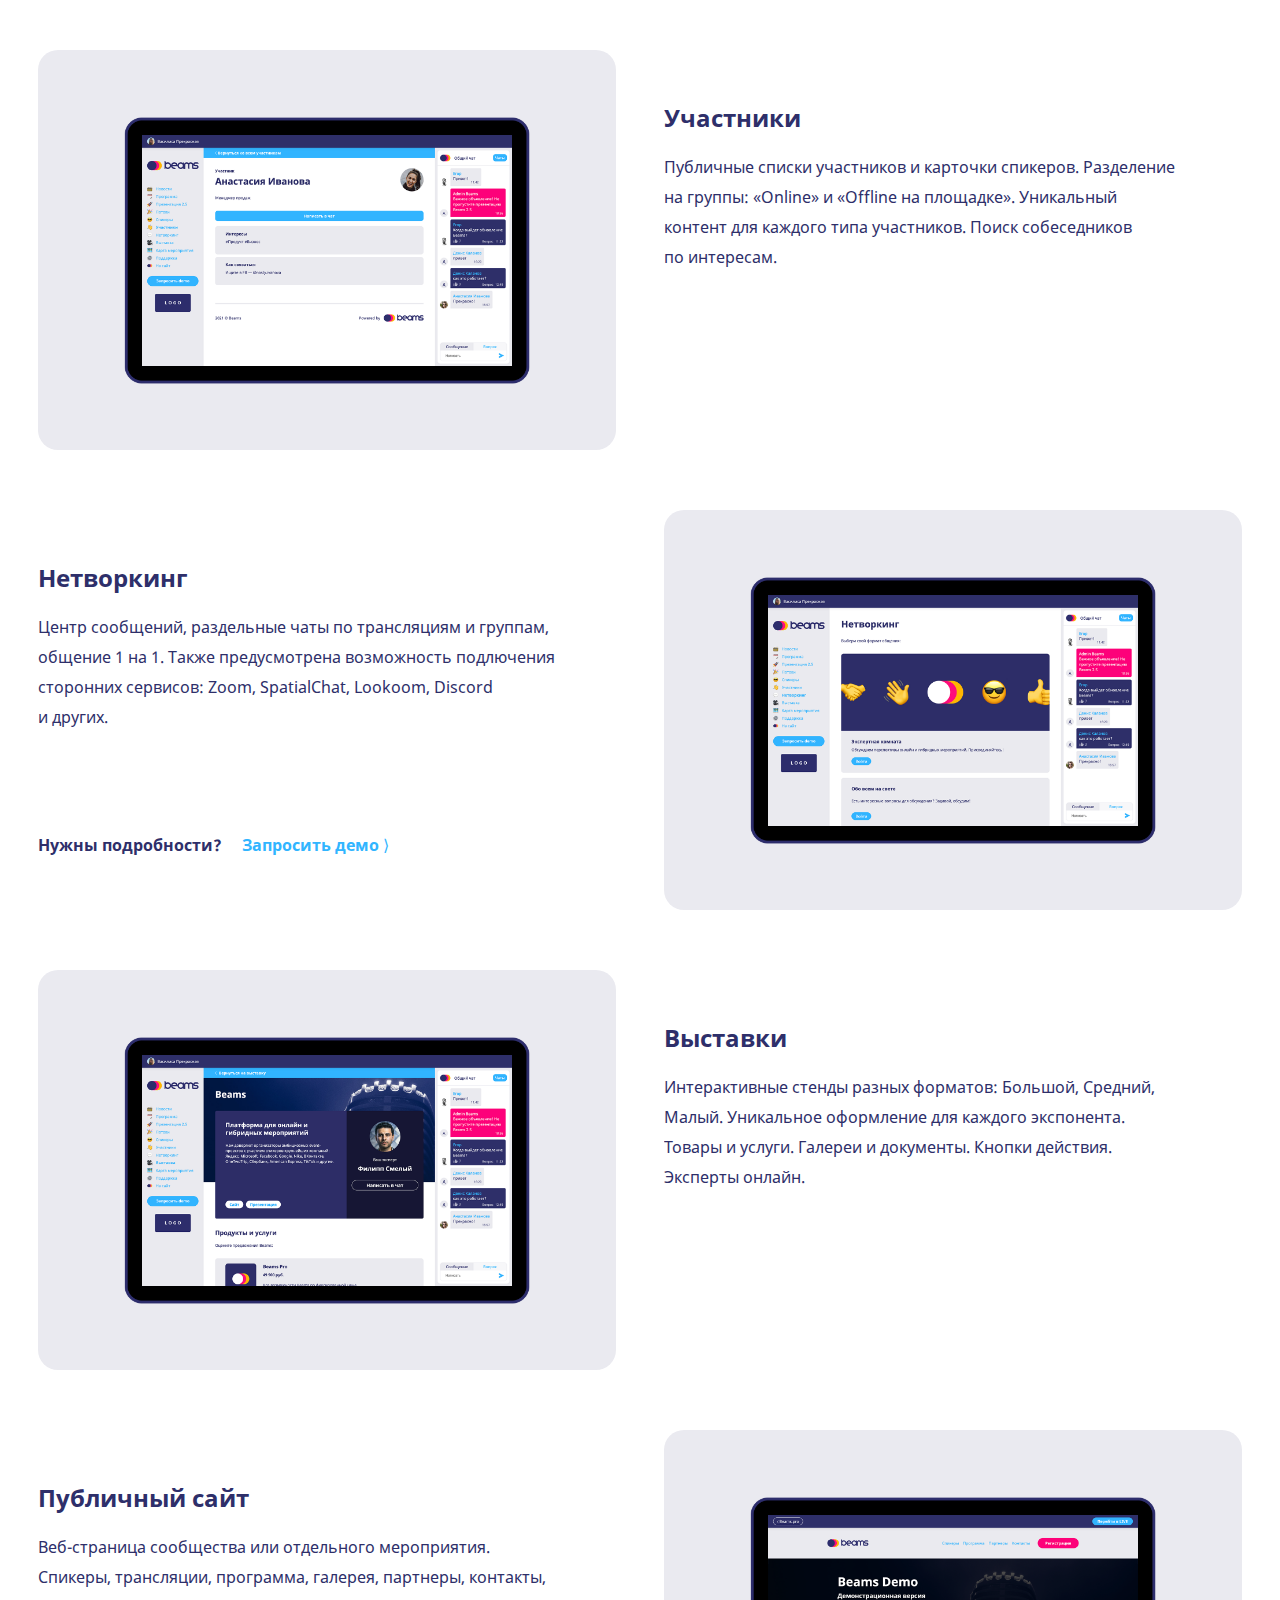
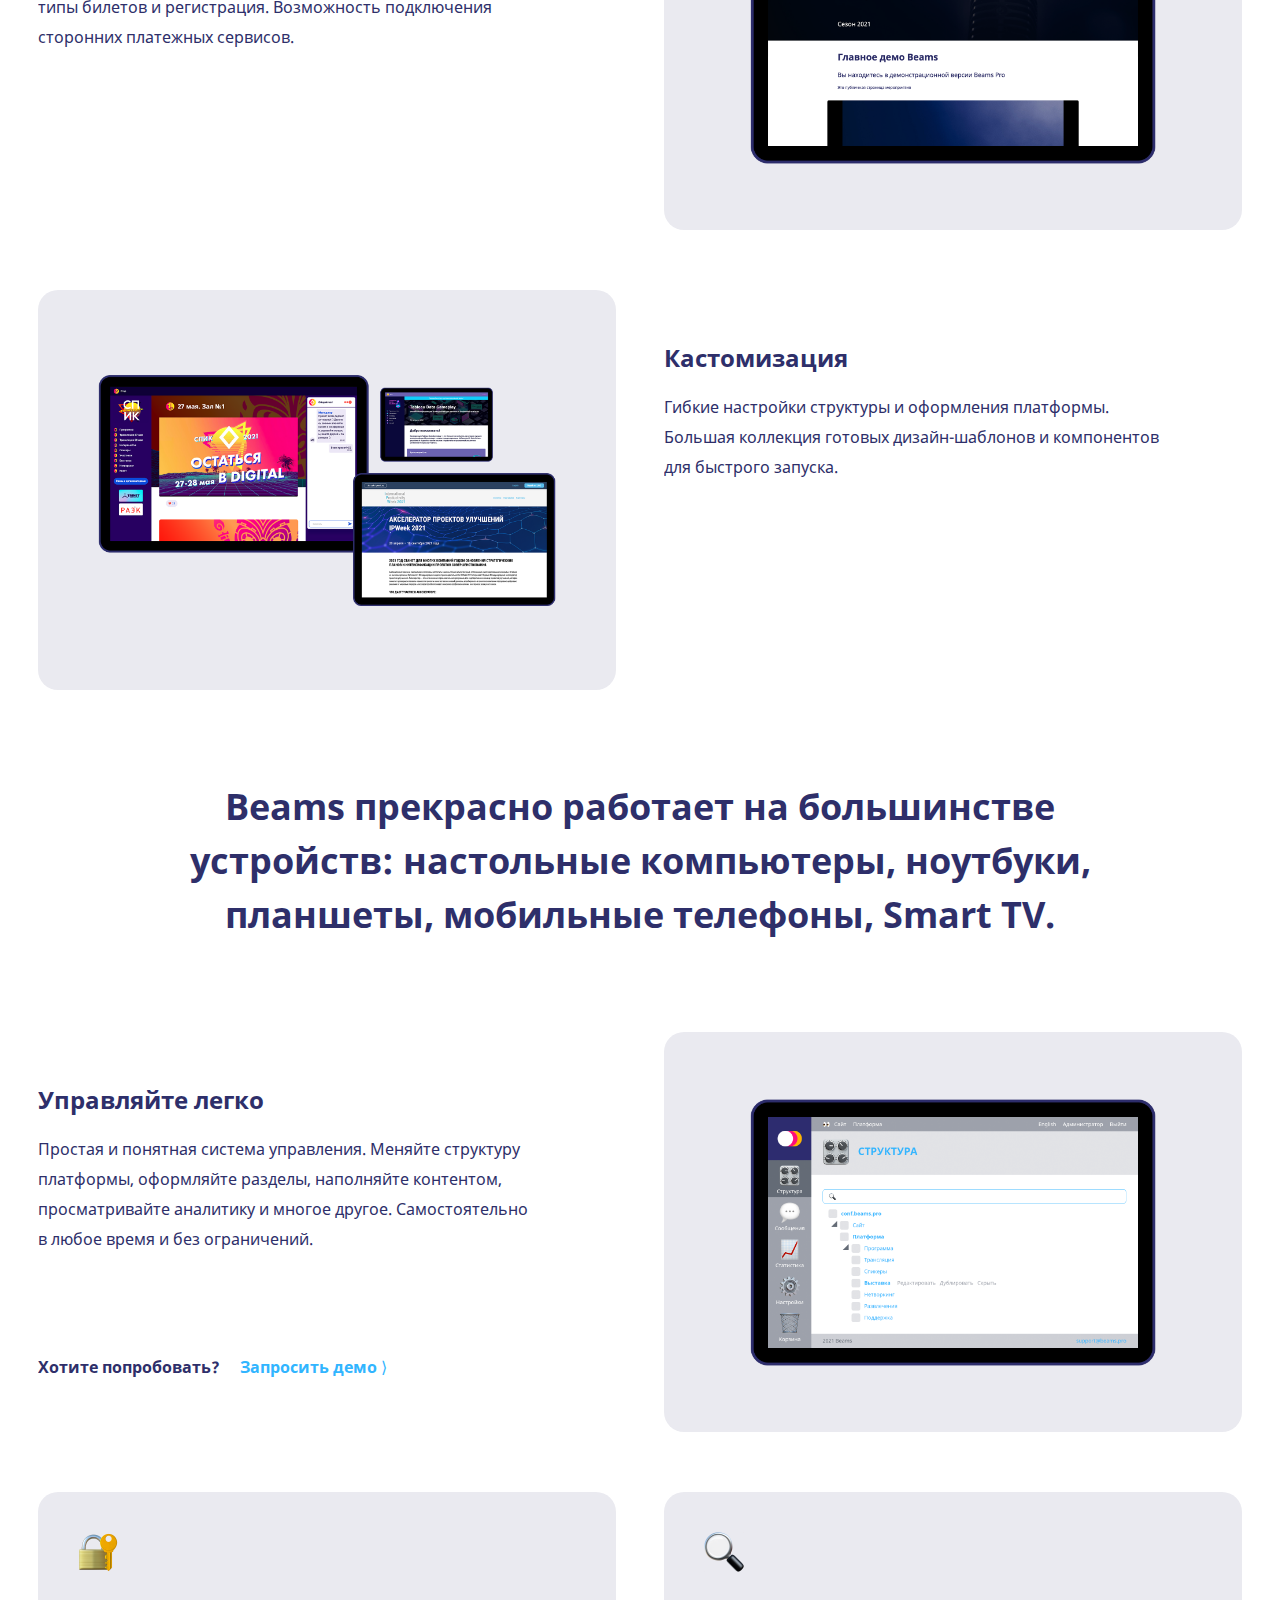
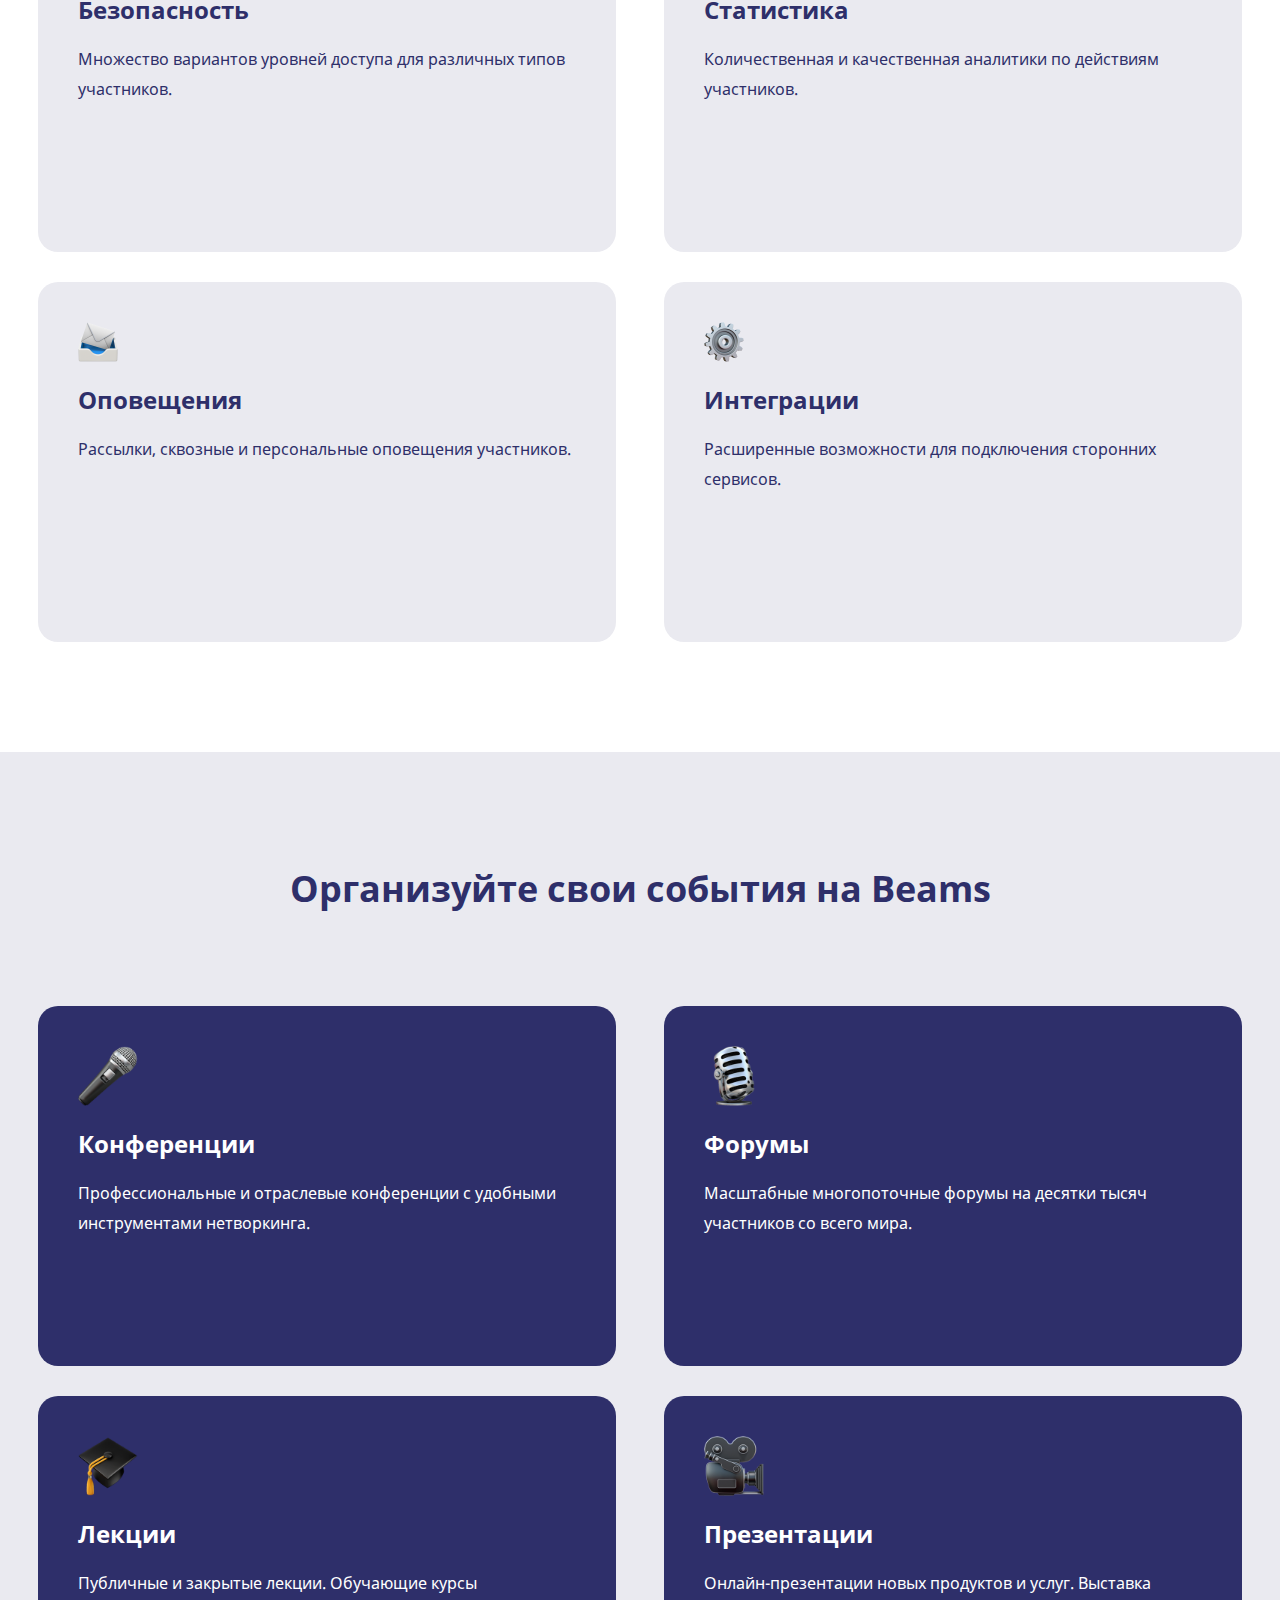
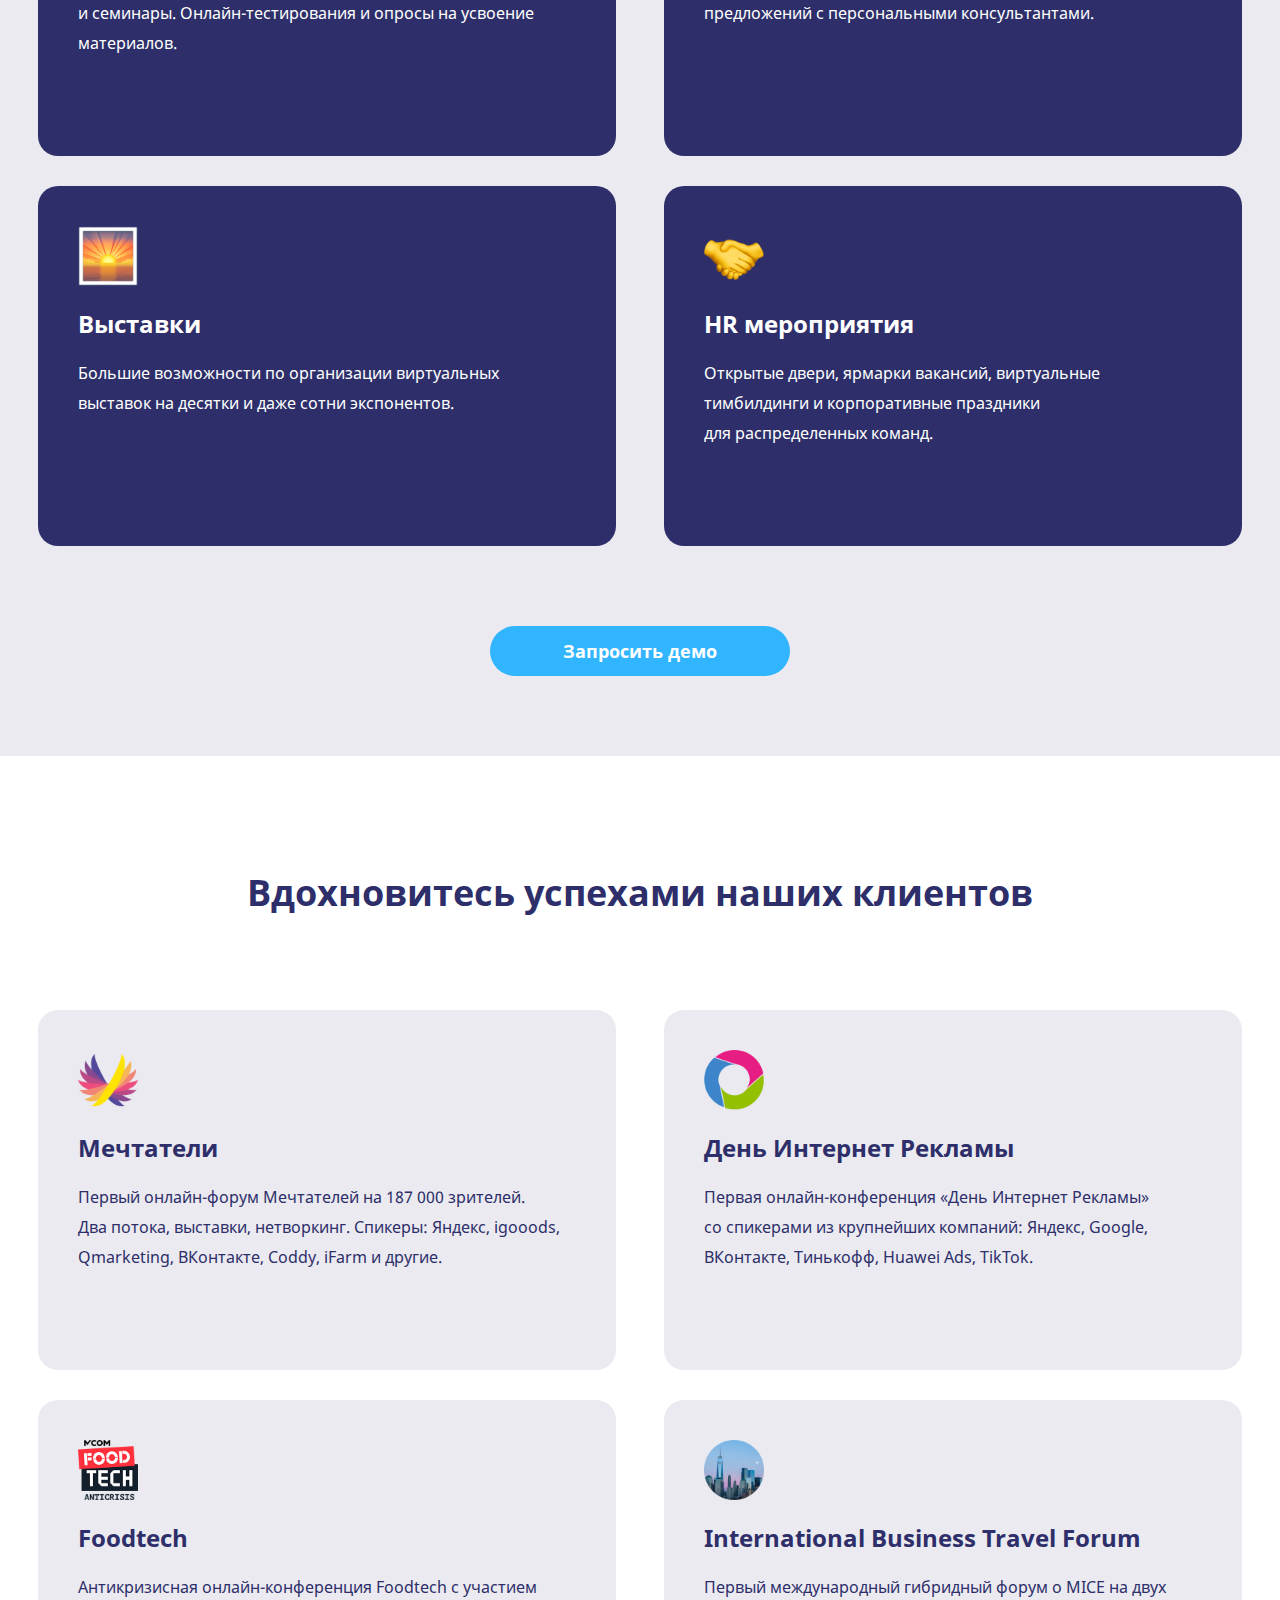
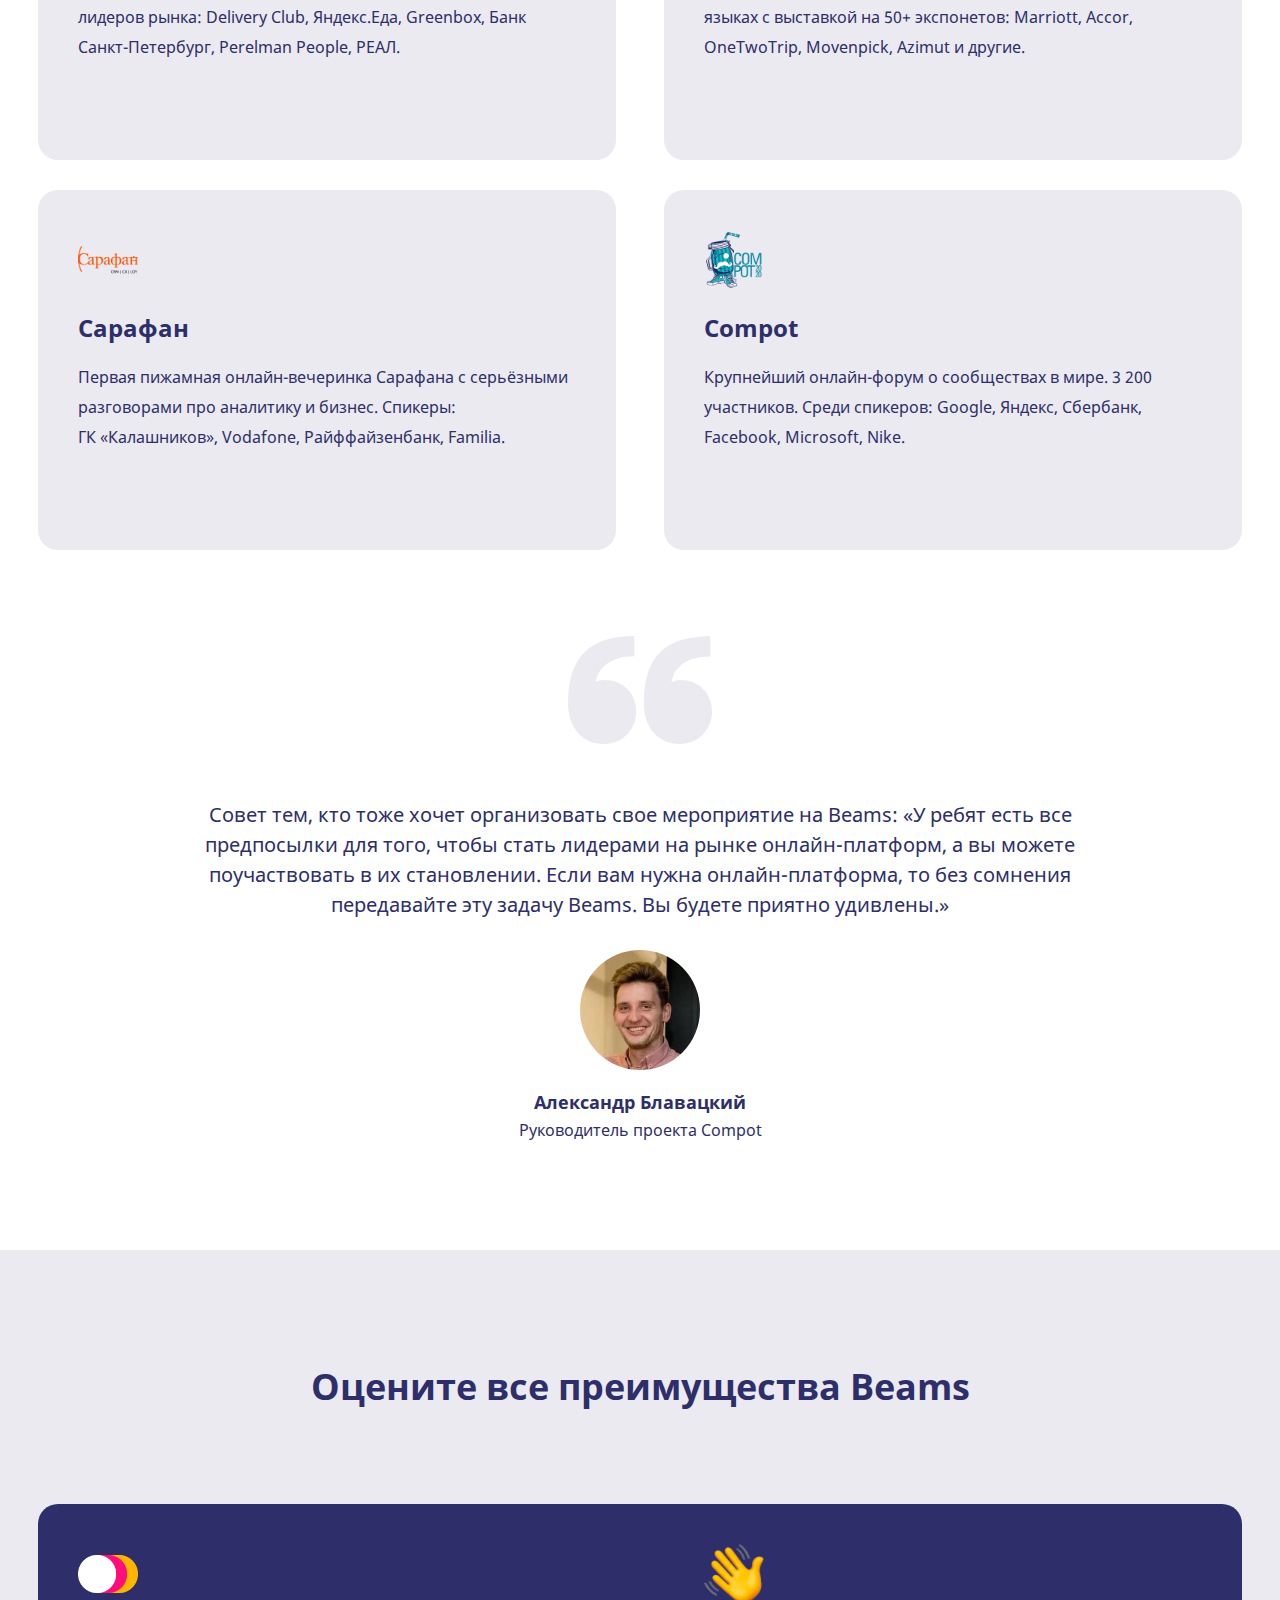
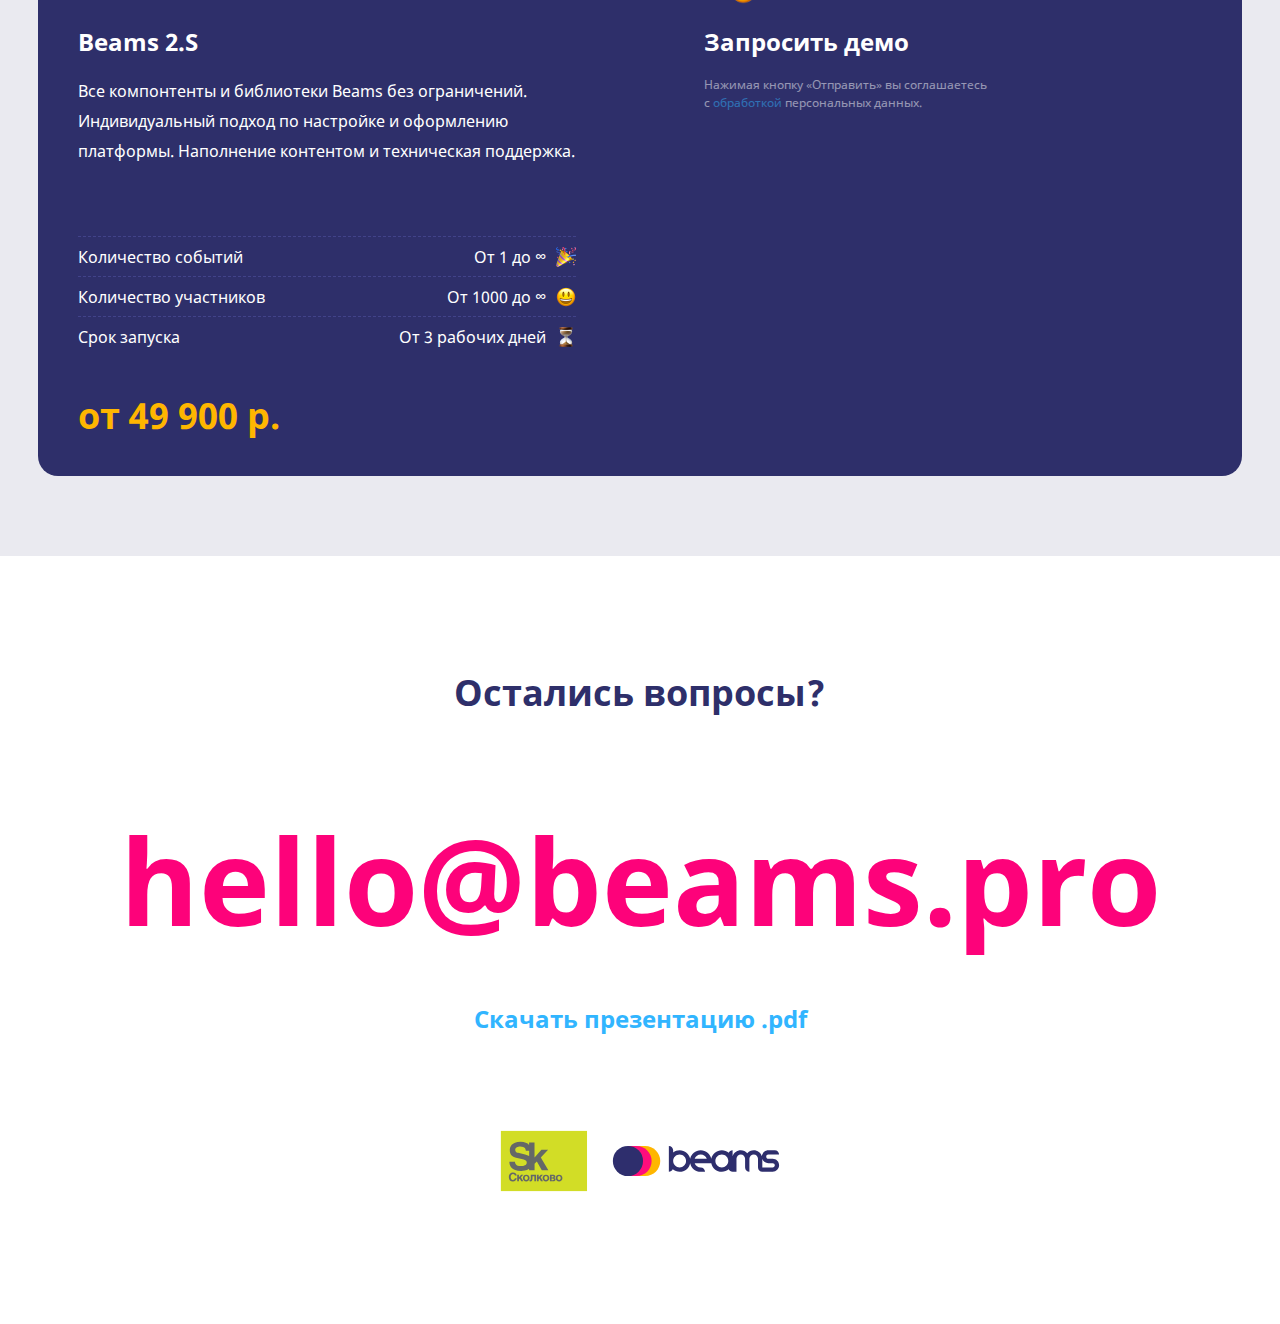
<file: 2s/index.html>
<!DOCTYPE html>
<html>

<head>

	<meta http-equiv="Content-Type" content="text/html; charset=UTF-8">
	<title>Beams :: Платформа для онлайн и гибридных мероприятий</title>
	<meta name="Author" CONTENT="Powered by Beams">
	<link rel="shortcut icon" href="favicon.ico" type="image/x-icon"> 
	<meta name="keywords" content="">
	<meta name="description" content="Нам доверяют организаторы амбициозных event-проектов с участием спикеров крупнейших компаний: Яндекс, Microsoft, Facebook, Google, Nike, ВКонтакте, OneTwoTrip, Сбербанк, American Express и другие.">
    <link rel="stylesheet" type="text/css" href="css/styles.css">
    <link rel="stylesheet" type="text/css" href="css/main.css">
    <link rel="stylesheet" type="text/css" href="css/fonts.css">
    <link rel="stylesheet" type="text/css" href="css/pages.css">
    <link rel="stylesheet" type="text/css" href="css/adaptive.css">
    
    <meta name="viewport" content="width=device-width, minimum-scale=1, maximum-scale=1, minimal-ui"/>
    
    <meta property="og:title" content="Beams">
    <meta property="og:description" content="Online and hybrid events">
    <meta property="og:site_name" content="Beams">
    <meta property="og:url" content="https://beams.pro/">
    <meta property="og:image" content="beams.png">

    <meta name="twitter:card" content="summary_large_image">
    <meta property="twitter:title" content="Beams">
    <meta property="twitter:description" content="Online and hybrid events">
    <meta property="twitter:url" content="https://beams.pro/">
    <meta property="twitter:image" content="beams.png">

    <meta property="vk:image" content="beams.png">
    
    <script src="menu.js"></script>
    <script src="js/j1.js"></script>
	<script src="js/j2.js"></script>
    <script src="js/site.js"></script>
    
    <script>

        $(function(){
            $(".menu_move_to").click(function(){
                rel = $(this).attr("rel");
                element = this
                move_to = 0;
                if(rel != ""){
                    var offset = $("#" + rel).offset();
                    move_to = offset.top;
                }
                $("html, body").stop().animate({
                        scrollTop: move_to + "px"
                    }, 1000 , function(){
                        history.pushState(rel, $(element).text());
                        window.location.hash = rel;
                    });
                return false;
            });

            $(window).scroll(function(){
                    var items = Array();
                    $(".mixxcontent .menu_move_to").each(function(i,e){
                        items.push(e);
                    }); 
                    aaa = items.reverse();
                    $(aaa).each(function(i1,e1){
                        r1 = $(e1).attr("rel");
                        if(r1 != ""){
                            console.log($(aaa).text());
                            os1 = $("#" + r1).offset();
                            s1 = $(window).scrollTop();
                            if(os1.top >= s1){
                                $(aaa).removeClass("active");   
                                $(e1).addClass("active");
                            }
                        }
                    });
            });
        });

    </script>
    
    <!-- Global site tag (gtag.js) - Google Analytics -->
    <script async src="https://www.googletagmanager.com/gtag/js?id=UA-180213897-1"></script>
    <script>
      window.dataLayer = window.dataLayer || [];
      function gtag(){dataLayer.push(arguments);}
      gtag('js', new Date());

      gtag('config', 'UA-180213897-1');
    </script>
    
    <!-- Carrot quest BEGIN -->

    <script type="text/javascript">

    !function(){function t(t,e){return function(){window.carrotquestasync.push(t,arguments)}}if("undefined"==typeof carrotquest){var e=document.createElement("script");e.type="text/javascript",e.async=!0,e.src="//cdn.carrotquest.app/api.min.js",document.getElementsByTagName("head")[0].appendChild(e),window.carrotquest={},window.carrotquestasync=[],carrotquest.settings={};for(var n=["connect","track","identify","auth","oth","onReady","addCallback","removeCallback","trackMessageInteraction"],a=0;a<n.length;a++)carrotquest[n[a]]=t(n[a])}}(),carrotquest.connect("42037-be4d366bd100cb76b79fd564b8");

    </script>

    <!-- Carrot quest END -->

</head>

<body>
	
	<div class="cookie_window" id="cookies_block">
		Оставаясь на&nbsp;этом сайте, вы&nbsp;соглашаетесь с&nbsp;использованием файлов cookie. Подробности читайте в&nbsp;нашей <a href="docs/policy.pdf" target="_blank">политике конфиденциальности</a>.
		<div onclick="cookiesfiles()" class="cookie_but font_bold">Хорошо</div>
	</div>
    
    <div class="top_bar">
        <div onclick="mobilemenu()" class="top_burder" id="burger_menu"><img src="img/burger.svg"></div>
		<div class="top_socials">
			<a href="https://www.facebook.com/groups/1816464185182390" target="_blank" class="top_social"><img src="img/fb.svg"></a>
			<a href="https://www.youtube.com/channel/UCyKF0uY6mKqTe4wx2fUOESQ" target="_blank" class="top_social"><img src="img/yt.svg"></a>
		</div>
        <!--<a href="../" class="top_en font_bold">Новый Beams 3.0</a>-->
        <div class="top_bar_menu">
			<a href="../" class="font_bold" style="margin-right: 20px;">Новый Beams 3.0</a>
            <a href="#beams" rel="beams" class="font_bold font_active menu_move_to">Beams 2.S</a>
            <a href="#capabilities" rel="capabilities" class="top_bar_menu_sub_a menu_move_to">Возможности</a>
            <a href="#manager" rel="manager" class="top_bar_menu_sub_a menu_move_to">Управление</a>
            <a href="#foryou" rel="foryou" class="top_bar_menu_sub_a menu_move_to">Для кого</a>
            <a href="#cases" rel="cases" class="top_bar_menu_sub_a menu_move_to">Кейсы</a>
        </div>
        <div class="top_bar_menu">
            <a href="events/" class="font_bold">Мероприятия</a>
        </div>
		<!--
		<div class="top_bar_menu">
            <a href="https://beamsteam.notion.site/beamsteam/Beams-dd563d4f6a4f4f108fd677097ac55140" class="font_bold" target="_blank">Карьера в Beams</a>
        </div>
		-->
        <a href="../connect/" rel="order" class="top_bar_but font_bold menu_move_to">Запросить демо</a>
        <!--<a href="price/" class="top_bar_but_a font_bold">Смотреть цены<span class="top_price">от 49 000 р.</span></a>-->
        <div class="top_bar_price font_bold">от 49 900 р.</div>
        <div class="cle"></div>
    </div>
    
    <div class="top_mobile_menu" id="top_mobile">
		<a href="../" class="top_mobile_menu_a font_bold">Новый Beams 3.0</a>
        <a href="#" class="top_mobile_menu_a go_active font_bold">Beams 2.S</a>
        <a href="events/" class="top_mobile_menu_a font_bold">Мероприятия</a>
		<!--<a href="https://beamsteam.notion.site/beamsteam/Beams-dd563d4f6a4f4f108fd677097ac55140" class="top_mobile_menu_a font_bold" target="_blank">Карьера в Beams</a>-->
    </div>
    
    <div class="top_bar_place" id="beams"></div>
    
    <!--<a href="#" class="top_att_but font_bold">Приглашем на Beams Conf: конференция об организации онлайн и гибридных мероприятий</a>-->
    
    <div class="main_block">
        <div class="main_block_page">
            <div class="main_text font_big font_big">
                <div class="main_logo"><img src="img/logo.svg"></div>
                <div class="title_big font_bold">
                    Платформа для&nbsp;онлайн
                    <br>
                    и&nbsp;гибридных мероприятий
                </div>
                Нам доверяют организаторы амбициозных event-проектов с&nbsp;участием спикеров крупнейших компаний: Яндекс, Microsoft, Facebook, Google, Nike, ВКонтакте, OneTwoTrip, Сбербанк, American Express, TikTok и&nbsp;другие.
                <a href="/events/" class="main_but font_bold">Мероприятия на&nbsp;Beams</a>
            </div>
            <div class="main_pic">
                <img src="img/main.png">
            </div>
        </div>
        
        <!--<a href="https://youtu.be/Xdc_qP9QTe4" target="_blank" class="main_block_banner" style="background-image: url(img/2s_ban.png);"></a>-->
        
        <div class="main_block_inside" id="capabilities">
            
            <div class="capa_block">
                <div class="capa_text font_mid">
                    <div class="title_mid font_bold">События</div>
                    Создавайте неограниченное количество событий и&nbsp;потоков в&nbsp;рамках одной платформы: конференции, форумы, встречи, лекции. Разграничивайте доступы для&nbsp;различных групп участников.
                    <div class="capa_date font_bold"><span class="capa_date_in">от 49 900 р.</span><a href="#order" rel="order" class="menu_move_to">Запросить&nbsp;демо&nbsp;&rang;</a></div>
                </div>
                <div class="capa_pic">
                    <div class="capa_pic_inside" style="background-image: url(img/capa_events.png);"></div>
                </div>
            </div>
            <div class="capa_block">
                <div class="capa_text go_revert font_mid">
                    <div class="title_mid font_bold">Трансляции</div>
                    Каждая трансляция может быть уникальной: от&nbsp;программы до&nbsp;оформления. Эмоции, кнопки действий, вопросы спикерам, опросы участников и&nbsp;голосования. Возможность подключить любой сторонний плеер: Facecast, YouTube, Vimeo, Livestream.
                </div>
                <div class="capa_pic go_revert">
                    <div class="capa_pic_inside" style="background-image: url(img/capa_stream.png);"></div>
                </div>
            </div>
            <div class="capa_block">
                <div class="capa_text font_mid">
                    <div class="title_mid font_bold">Участники</div>
                    Публичные списки участников и&nbsp;карточки спикеров. Разделение на группы: &laquo;Online&raquo; и&nbsp;&laquo;Offline на&nbsp;площадке&raquo;. Уникальный контент для&nbsp;каждого типа участников. Поиск собеседников по&nbsp;интересам.
                </div>
                <div class="capa_pic">
                    <div class="capa_pic_inside" style="background-image: url(img/capa_members.png);"></div>
                </div>
            </div>
            <div class="capa_block">
                <div class="capa_text go_revert font_mid">
                    <div class="title_mid font_bold">Нетворкинг</div>
                    Центр сообщений, раздельные чаты по&nbsp;трансляциям и&nbsp;группам, общение 1&nbsp;на&nbsp;1. Также предусмотрена возможность подлючения сторонних сервисов: Zoom, SpatialChat, Lookoom, Discord и&nbsp;других.
                    <div class="capa_date font_bold"><span class="capa_date_in">Нужны подробности?</span><a href="#order" rel="order" class="menu_move_to">Запросить&nbsp;демо&nbsp;&rang;</a></div>
                </div>
                <div class="capa_pic go_revert">
                    <div class="capa_pic_inside" style="background-image: url(img/capa_net.png);"></div>
                </div>
            </div>
            <div class="capa_block">
                <div class="capa_text font_mid">
                    <div class="title_mid font_bold">Выставки</div>
                    Интерактивные стенды разных форматов: Большой, Средний, Малый. Уникальное оформление для&nbsp;каждого экспонента. Товары и&nbsp;услуги. Галереи и&nbsp;документы. Кнопки действия. Эксперты онлайн.
                </div>
                <div class="capa_pic">
                    <div class="capa_pic_inside" style="background-image: url(img/capa_expo.png);"></div>
                </div>
            </div>
			
			<!--
            <div class="capa_block">
                <div class="capa_text go_revert font_mid">
                    <div class="title_mid font_bold">Галереи</div>
                    Публикуйте фотографии и&nbsp;видео с&nbsp;прошедших мероприятий. Создавайте альбомы и&nbsp;настраивайте комментарии, подключайте кнопки эмоций.
                </div>
                <div class="capa_pic go_revert">
                    <div class="capa_pic_inside" style="background-image: url(img/capa_gallery.png);"></div>
                </div>
            </div>
            <div class="capa_block">
                <div class="capa_text font_mid">
                    <div class="title_mid font_bold">Библиотека</div>
                    Все файлы и&nbsp;документы в&nbsp;одном месте: презентации, сертификаты, ссылки на ресурсы и&nbsp;так далее. Удобная и&nbsp;простая система сортировок.
                </div>
                <div class="capa_pic">
                    <div class="capa_pic_inside" style="background-image: url(img/capa_docs.png);"></div>
                </div>
            </div>
			-->

			<div class="capa_block">
                <div class="capa_text go_revert font_mid">
                    <div class="title_mid font_bold">Публичный сайт</div>
                    Веб-страница сообщества или&nbsp;отдельного мероприятия. Спикеры, трансляции, программа, галерея, партнеры, контакты, типы билетов и&nbsp;регистрация. Возможность подключения сторонних платежных сервисов.
                </div>
                <div class="capa_pic go_revert">
                    <div class="capa_pic_inside" style="background-image: url(img/capa_landing.png);"></div>
                </div>
            </div>
            <div class="capa_block">
                <div class="capa_text font_mid">
                    <div class="title_mid font_bold">Кастомизация</div>
                    Гибкие настройки структуры и&nbsp;оформления платформы. Большая коллекция готовых дизайн-шаблонов и&nbsp;компонентов для&nbsp;быстрого запуска.
                    <!--<div class="capa_date font_bold"><span class="capa_date_in">Нужны примеры?</span><a href="events/">Смотреть&nbsp;мероприятия&nbsp;&rang;</a></div>-->
                </div>
                <div class="capa_pic">
                    <div class="capa_pic_inside" style="background-image: url(img/capa_des.png);"></div>
                </div>
            </div>
            <div class="title_superbig_center font_bold">
                Beams прекрасно работает на&nbsp;большинстве устройств: настольные компьютеры, ноутбуки, планшеты, мобильные телефоны, Smart&nbsp;TV.
            </div>
            <div class="capa_block" id="manager">
                <div class="capa_text go_revert font_mid">
                    <div class="title_mid font_bold">Управляйте легко</div>
                    Простая и&nbsp;понятная система управления. Меняйте структуру платформы, оформляйте разделы, наполняйте контентом, просматривайте аналитику и&nbsp;многое другое. Самостоятельно в&nbsp;любое время и&nbsp;без ограничений.
                    <div class="capa_date font_bold"><span class="capa_date_in">Хотите попробовать?</span><a href="#order" rel="order" class="menu_move_to">Запросить&nbsp;демо&nbsp;&rang;</a></div>
                </div>
                <div class="capa_pic go_revert">
                    <div class="capa_pic_inside" style="background-image: url(img/capa_admin.png);"></div>
                </div>
            </div>
            <div class="capa_cms_block">
                <div class="capa_cms_case font_mid">
                    <div class="main_events_pic"><img src="img/manager_5.png"></div>
                    <div class="title_mid font_bold">Безопасность</div>
                    Множество вариантов уровней доступа для различных типов участников.
                </div>
                <div class="capa_cms_case font_mid">
                    <div class="main_events_pic"><img src="img/manager_3.png"></div>
                    <div class="title_mid font_bold">Статистика</div>
                    Количественная и&nbsp;качественная аналитики по&nbsp;действиям участников.
                </div>
                <div class="capa_cms_case font_mid">
                    <div class="main_events_pic"><img src="img/manager_2.png"></div>
                    <div class="title_mid font_bold">Оповещения</div>
                    Рассылки, сквозные и&nbsp;персональные оповещения участников.
                </div>
                <div class="capa_cms_case font_mid">
                    <div class="main_events_pic"><img src="img/manager_4.png"></div>
                    <div class="title_mid font_bold">Интеграции</div>
                    Расширенные возможности для&nbsp;подключения сторонних сервисов.
                </div>
                <div class="cle"></div>
            </div>
        </div>
    </div>
    <div class="main_block go_bg" id="foryou">
        <div class="main_block_inside">
            <div class="title_superbig_center font_bold">
                Организуйте свои события на&nbsp;Beams
            </div>
            <div class="main_events_block">
                <div class="main_events_case font_mid">
                    <div class="main_events_pic go_big"><img src="img/events_1.png"></div>
                    <div class="title_mid font_bold">Конференции</div>
                    Профессиональные и&nbsp;отраслевые конференции с&nbsp;удобными инструментами нетворкинга.
                </div>
                <div class="main_events_case font_mid">
                    <div class="main_events_pic go_big"><img src="img/events_2.png"></div>
                    <div class="title_mid font_bold">Форумы</div>
                    Масштабные многопоточные форумы на&nbsp;десятки тысяч участников со&nbsp;всего мира.
                </div>
                <div class="main_events_case font_mid">
                    <div class="main_events_pic go_big"><img src="img/events_3.png"></div>
                    <div class="title_mid font_bold">Лекции</div>
                    Публичные и&nbsp;закрытые лекции. Обучающие курсы и&nbsp;семинары. Онлайн-тестирования и&nbsp;опросы на&nbsp;усвоение материалов.
                </div>
                <div class="main_events_case font_mid">
                    <div class="main_events_pic go_big"><img src="img/events_4.png"></div>
                    <div class="title_mid font_bold">Презентации</div>
                    Онлайн-презентации новых продуктов и&nbsp;услуг. Выставка предложений с&nbsp;персональными консультантами.
                </div>
                <div class="main_events_case font_mid">
                    <div class="main_events_pic go_big"><img src="img/events_6.png"></div>
                    <div class="title_mid font_bold">Выставки</div>
                    Большие возможности по&nbsp;организации виртуальных выставок на&nbsp;десятки и&nbsp;даже сотни экспонентов.
                </div>
                <div class="main_events_case font_mid">
                    <div class="main_events_pic go_big"><img src="img/events_5.png"></div>
                    <div class="title_mid font_bold">HR мероприятия</div>
                    Открытые двери, ярмарки вакансий, виртуальные тимбилдинги и&nbsp;корпоративные праздники для&nbsp;распределенных команд.
                </div>
                <div class="cle"></div>
            </div>
            <div class="big_center_but_case">
                <a href="#order" rel="order" class="big_center_but font_bold menu_move_to">Запросить демо</a>
            </div>
        </div>
    </div>
    <div class="main_block">
        <div class="main_block_inside">
			
			<!--
            <div class="title_superbig_center font_bold">
                Посетите ближайшие мероприятия на&nbsp;Beams
            </div>
            <div class="capa_block">
                <div class="capa_text font_mid">
                    <div class="title_mid font_bold">Compot 2021</div>
                    IV ежегодный международный конвент по&nbsp;комьюнити-менеджменту.
                    <div class="capa_date font_bold"><span class="capa_date_in">11–12 ноября 2021</span><a href="https://compotconvent.ru/" target="_blank">Подробнее &rang;</a></div>
                </div>
                <div class="capa_pic">
                    <div class="capa_pic_inside" style="background-image: url(img/events/compot_logo.png);"></div>
                    <div class="capa_pic_full" style="background-image: url(img/events/compot_bg.jpg);"></div>
                </div>
            </div>
			<div class="capa_block">
                <div class="capa_text go_revert font_mid">
                    <div class="title_mid font_bold">MY.TECH 2021</div>
                    Технологический фестиваль MY.TECH в&nbsp;гибридном формате. Открытая демонстрация новых технологий, профессиональные дискуссии о&nbsp;будущем, презентации и&nbsp;конкурсы высокотехнологичных проектов, образовательные и&nbsp;развлекательные программы.
                    <div class="capa_date font_bold"><span class="capa_date_in">10 декабря 2021</span><a href="http://fest-my.tech/" target="_blank">Подробнее &rang;</a></div>
                </div>
                <div class="capa_pic go_revert">
					<div class="capa_pic_inside" style="background-image: url(img/events/mytech_logo.png);"></div>
                    <div class="capa_pic_full" style="background-image: url(img/events/mytech_bg.jpg);"></div>
                </div>
            </div>
			-->

            <div class="title_superbig_center font_bold" id="cases">
                Вдохновитесь успехами наших клиентов
            </div>
            <div class="main_events_block">
                <div class="main_events_case go_light_bg font_mid">
                    <div class="main_events_pic go_big"><img src="img/logos/dreamers.png"></div>
                    <div class="title_mid font_bold">Мечтатели</div>
                    Первый онлайн-форум Мечтателей на 187&nbsp;000 зрителей. Два&nbsp;потока, выставки, нетворкинг. Спикеры: Яндекс, igooods, Qmarketing, ВКонтакте, Coddy, iFarm и&nbsp;другие.
                </div>
                <div class="main_events_case go_light_bg font_mid">
                    <div class="main_events_pic go_big"><img src="img/logos/adv.png"></div>
                    <div class="title_mid font_bold">День Интернет Рекламы</div>
                    Первая онлайн-конференция &laquo;День Интернет Рекламы&raquo; со&nbsp;спикерами из&nbsp;крупнейших компаний: Яндекс, Google, ВКонтакте, Тинькофф, Huawei Ads, TikTok.
                </div>
                <div class="main_events_case go_light_bg font_mid">
                    <div class="main_events_pic go_big"><img src="img/logos/foodtech.png"></div>
                    <div class="title_mid font_bold">Foodtech</div>
                    Антикризисная онлайн-конференция Foodtech с&nbsp;участием лидеров рынка: Delivery Club, Яндекс.Еда, Greenbox, Банк Санкт-Петербург, Perelman People, РЕАЛ.
                </div>
                <div class="main_events_case go_light_bg font_mid">
                    <div class="main_events_pic go_big"><img src="img/logos/btmice.png"></div>
                    <div class="title_mid font_bold">International Business Travel&nbsp;Forum</div>
                    Первый международный гибридный форум о&nbsp;MICE на&nbsp;двух языках с&nbsp;выставкой на 50+&nbsp;экспонетов: Marriott, Accor, OneTwoTrip, Movenpick, Azimut и&nbsp;другие.
                </div>
                <div class="main_events_case go_light_bg font_mid">
                    <div class="main_events_pic go_big"><img src="img/logos/sarafan.png"></div>
                    <div class="title_mid font_bold">Сарафан</div>
                    Первая пижамная онлайн-вечеринка Сарафана с&nbsp;серьёзными разговорами про&nbsp;аналитику и&nbsp;бизнес. Спикеры: ГК&nbsp;«Калашников», Vodafone, Райффайзенбанк, Familia.
                </div>
                <div class="main_events_case go_light_bg font_mid">
                    <div class="main_events_pic go_big"><img src="img/logos/compot.png"></div>
                    <div class="title_mid font_bold">Compot</div>
                    Крупнейший онлайн-форум о&nbsp;сообществах в&nbsp;мире. 3&nbsp;200 участников. Среди спикеров: Google, Яндекс, Сбербанк, Facebook, Microsoft, Nike.
                </div>
                <div class="cle"></div>
            </div>
            <div class="review_block">
                <div class="review_ico"><img src="img/review_ico.svg"></div>
                <div class="title_review">
                    Совет тем, кто тоже хочет организовать свое мероприятие на Beams: &laquo;У&nbsp;ребят есть все предпосылки для&nbsp;того, чтобы стать лидерами на&nbsp;рынке онлайн-платформ, а&nbsp;вы&nbsp;можете поучаствовать в&nbsp;их&nbsp;становлении. Если вам нужна онлайн-платформа, то&nbsp;без&nbsp;сомнения передавайте эту задачу Beams. Вы&nbsp;будете приятно удивлены.&raquo;
                </div>
                <div class="review_photo"><img src="img/alex_compot.png"></div>
                <div class="review_name font_bold">Александр Блавацкий</div>
                <div class="review_pos">Руководитель проекта Compot</div>
            </div>
        </div>
    </div>
	
    <div class="main_block go_bg" id="order">
        <div class="main_block_inside">
            <div class="title_superbig_center font_bold">
                Оцените все&nbsp;преимущества Beams
            </div>
            
			
			<div class="price_big_block">
                
                <div class="price_big_halfcase">
                    <div class="main_events_pic go_big"><img src="img/beams_price.png"></div>
                    <div class="title_mid font_bold">Beams 2.S</div>
                    <div class="price_halfcase_text font_mid">
                        Все компонтенты и&nbsp;библиотеки Beams без&nbsp;ограничений. Индивидуальный подход по&nbsp;настройке и&nbsp;оформлению платформы. Наполнение контентом и&nbsp;техническая поддержка.
                    </div>
                    
                    <div class="price_halfcase_lineoption">
                        Количество событий
                        <div class="price_halfcase_lineoption_yn">От 1 до &#8734;</div>
                        <div class="price_halfcase_lineoption_yn_ico"><img src="img/price_events.png"></div>
                    </div>
                    <div class="price_halfcase_lineoption">
                        Количество участников
                        <div class="price_halfcase_lineoption_yn">От 1000 до &#8734;</div>
                        <div class="price_halfcase_lineoption_yn_ico"><img src="img/price_smile.png"></div>
                    </div>
					<div class="price_halfcase_lineoption">
                        Срок запуска
                        <div class="price_halfcase_lineoption_yn">От 3 рабочих дней</div>
                        <div class="price_halfcase_lineoption_yn_ico"><img src="img/price_time.png"></div>
                    </div>
                    <div class="price_halfcase_num inprice font_bold">от 49 900 р.</div>
                </div>
				
				<div class="price_big_halfcase">
                    <div class="main_events_pic go_big"><img src="img/beams_demo_price.png"></div>
                    <div class="title_mid font_bold">Запросить демо</div>

					<script>!function(a,m,o,c,r,m){a[o+c]=a[o+c]||{setMeta:function(p){this.params=(this.params||[]).concat([p])}},a[o+r]=a[o+r]||function(f){a[o+r].f=(a[o+r].f||[]).concat([f])},a[o+r]({id:"896155",hash:"52daf8638b243ea5d2b508a704c9db5f",locale:"ru"}),a[o+m]=a[o+m]||function(f,k){a[o+m].f=(a[o+m].f||[]).concat([[f,k]])}}(window,0,"amo_forms_","params","load","loaded");</script><script id="amoforms_script_896155" async="async" charset="utf-8" src="https://forms.amocrm.ru/forms/assets/js/amoforms.js?1644224675"></script>
					
					<div class="feedback_policy">Нажимая кнопку &laquo;Отправить&raquo; вы&nbsp;соглашаетесь<br>с&nbsp;<a href="../docs/policy.pdf" target="_blank">обработкой</a> персональных данных.</div>
					
                </div>

                <div class="cle"></div>
            </div>
        </div>
    </div>
	
	
	
    <div class="main_block go_footer">
        <div class="main_block_inside">
            <div class="title_superbig_center font_bold">
                Остались вопросы?
            </div>
            <a href="mailto:hello@beams.pro" class="super_big_email font_bold">hello@beams.pro</a>
            <a href="beams.pdf" target="_blank" class="download_pdf font_bold">Скачать презентацию .pdf</a>
			
            <a href="https://sk.ru/" target="_blank" class="footer_logo"><img src="img/footer_sk_logo.svg"></a>
        </div>
    </div>
    

</body>
</html>
</file>
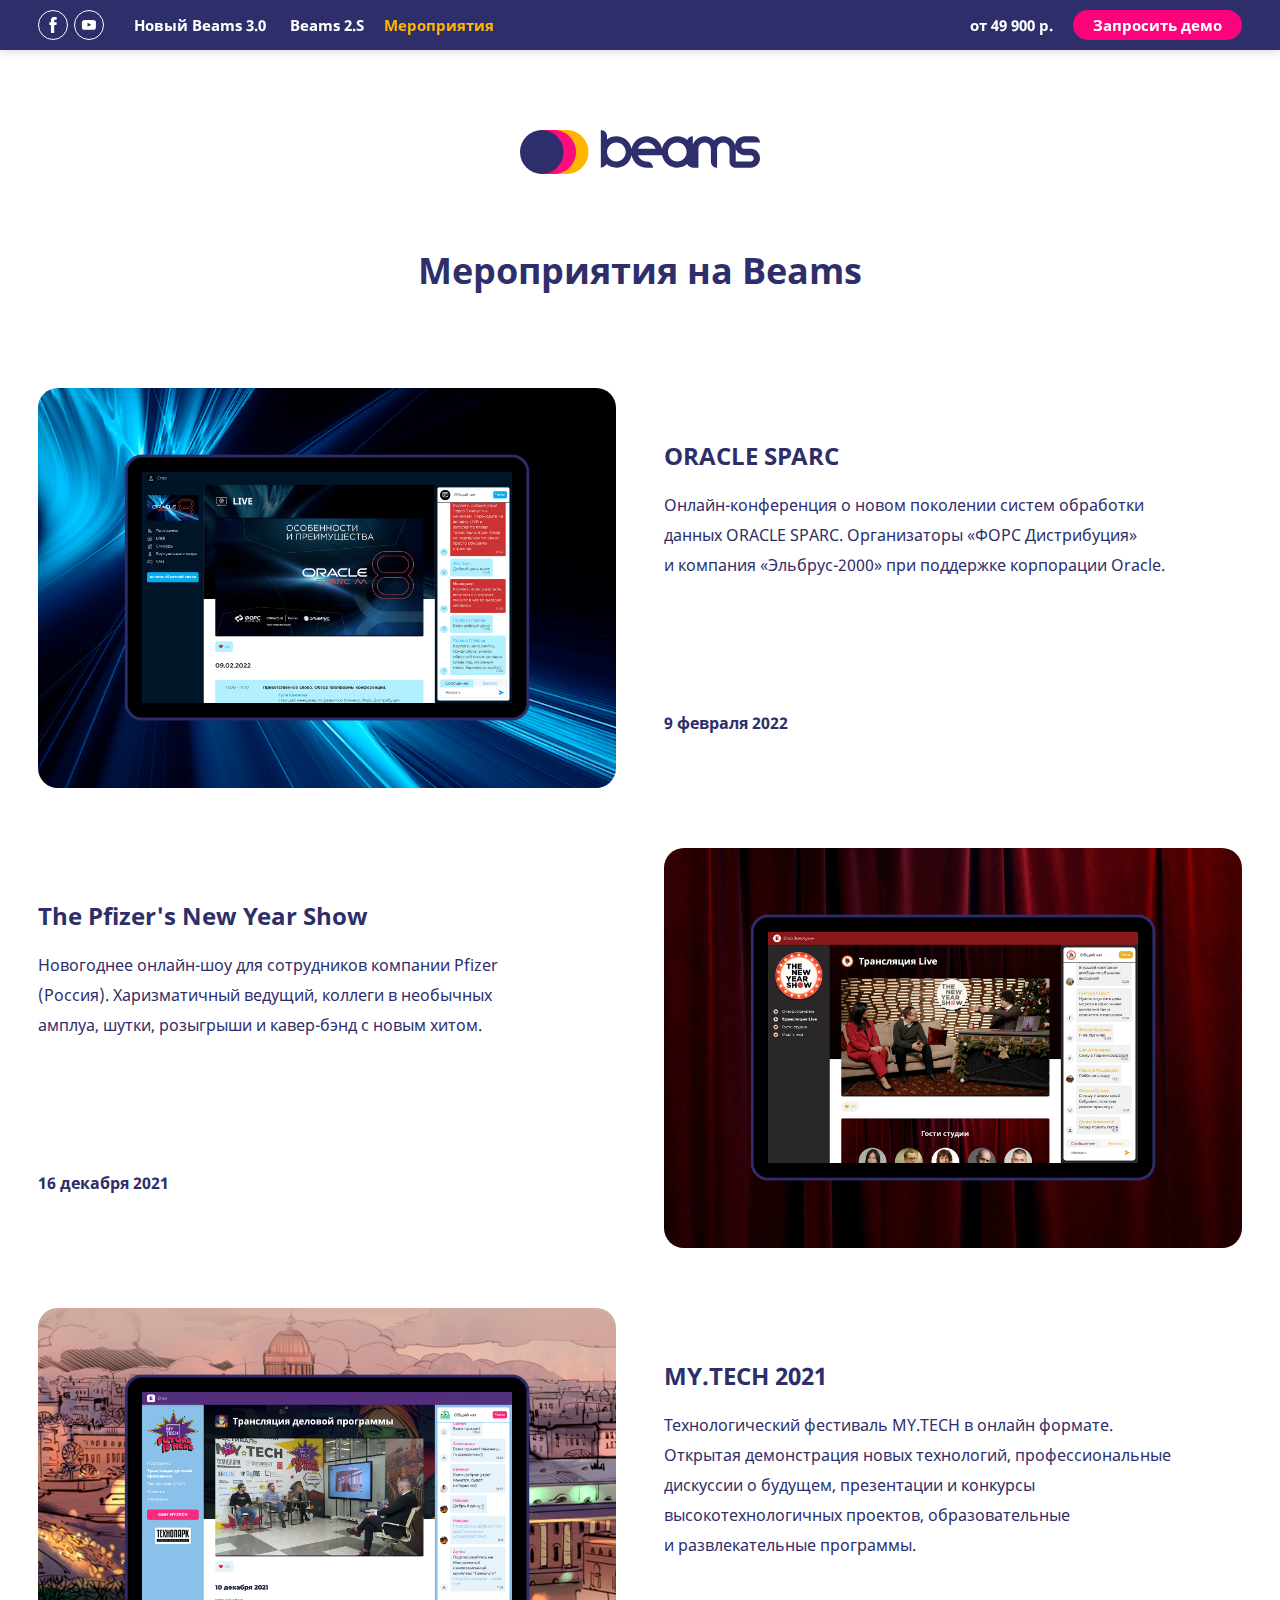
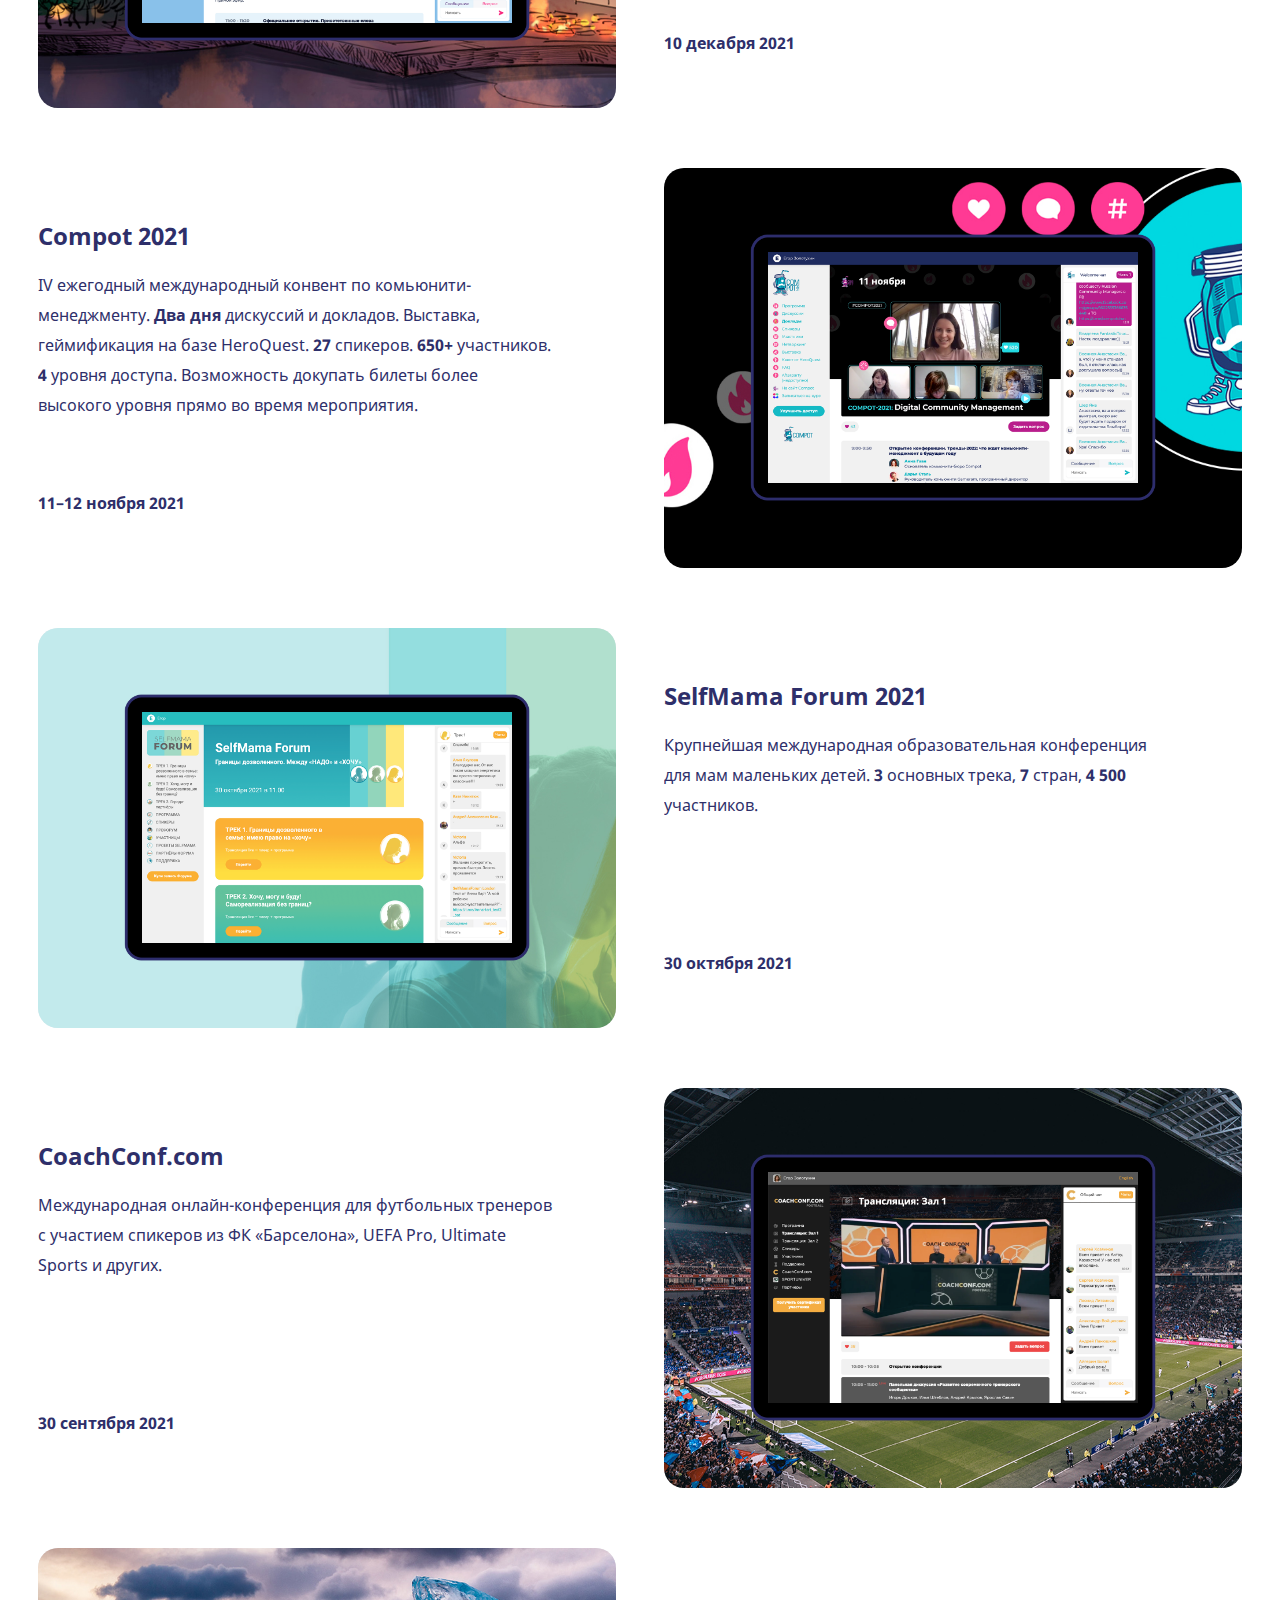
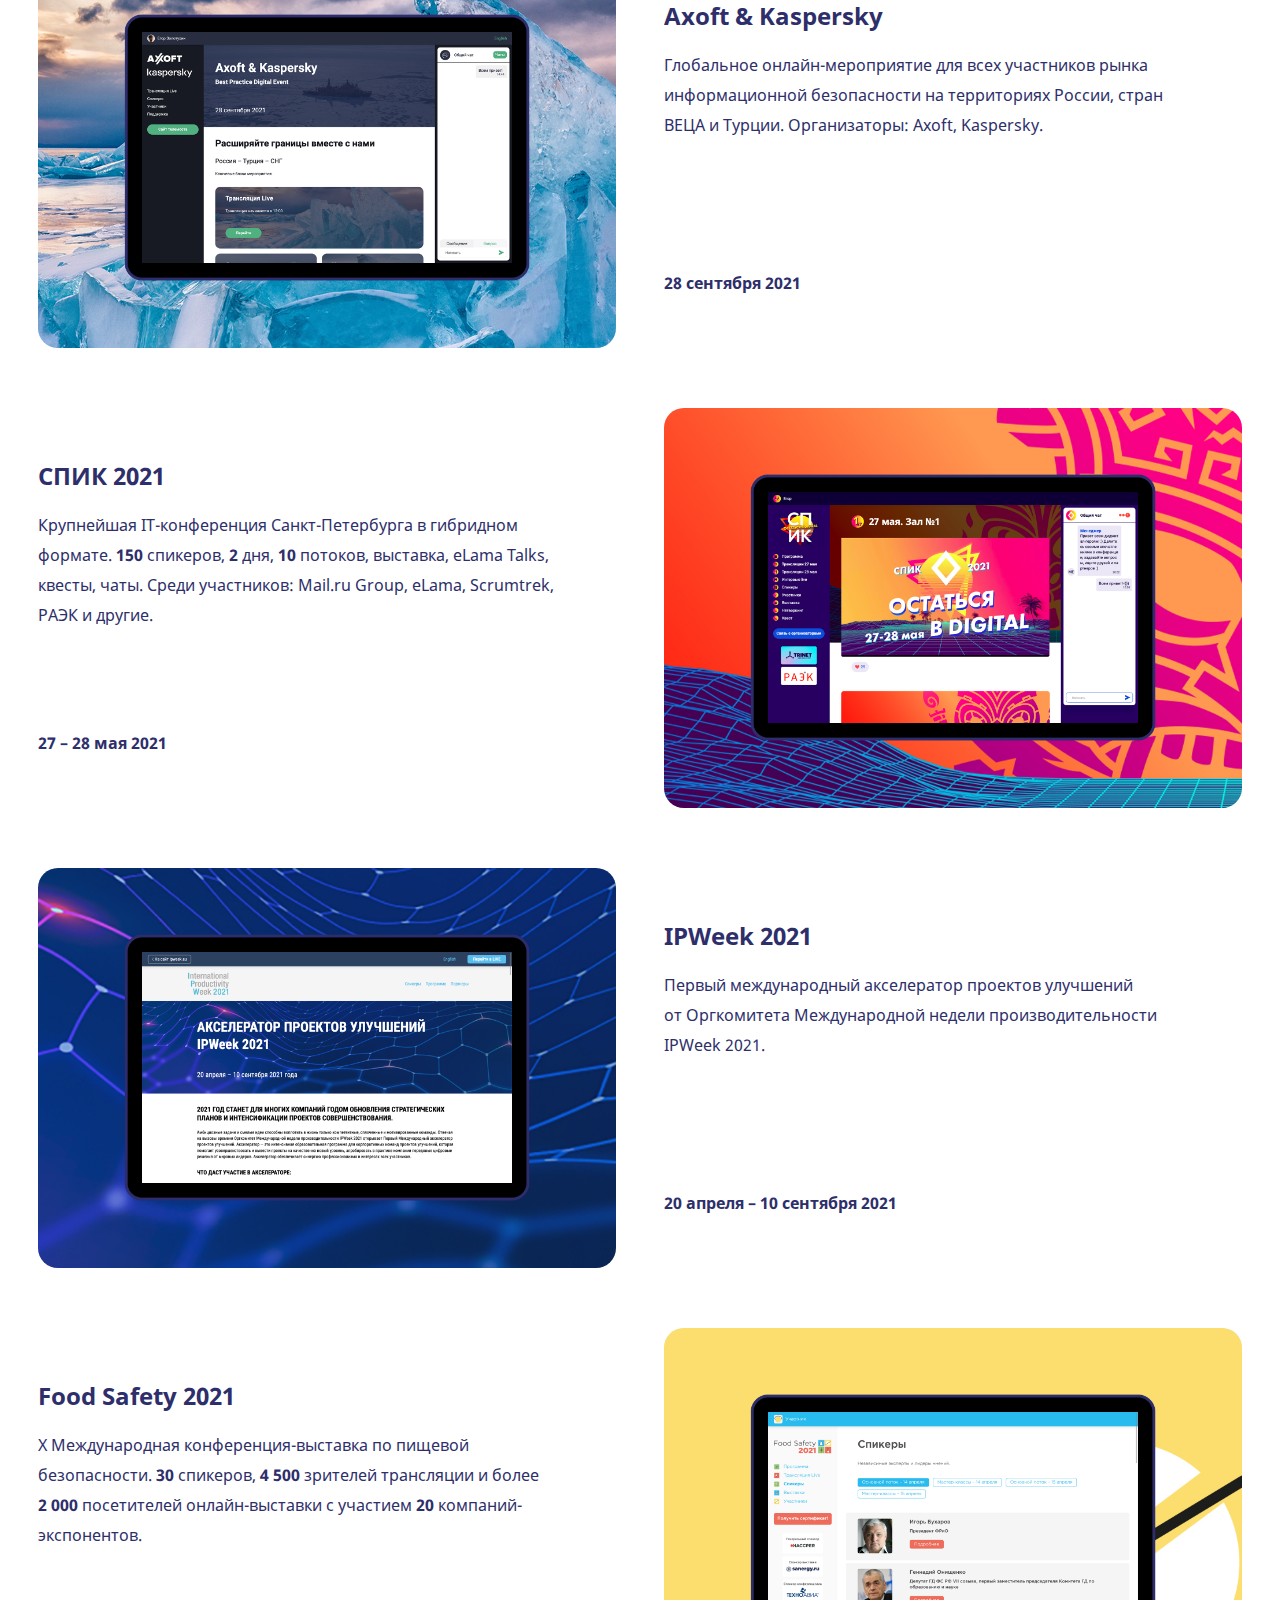
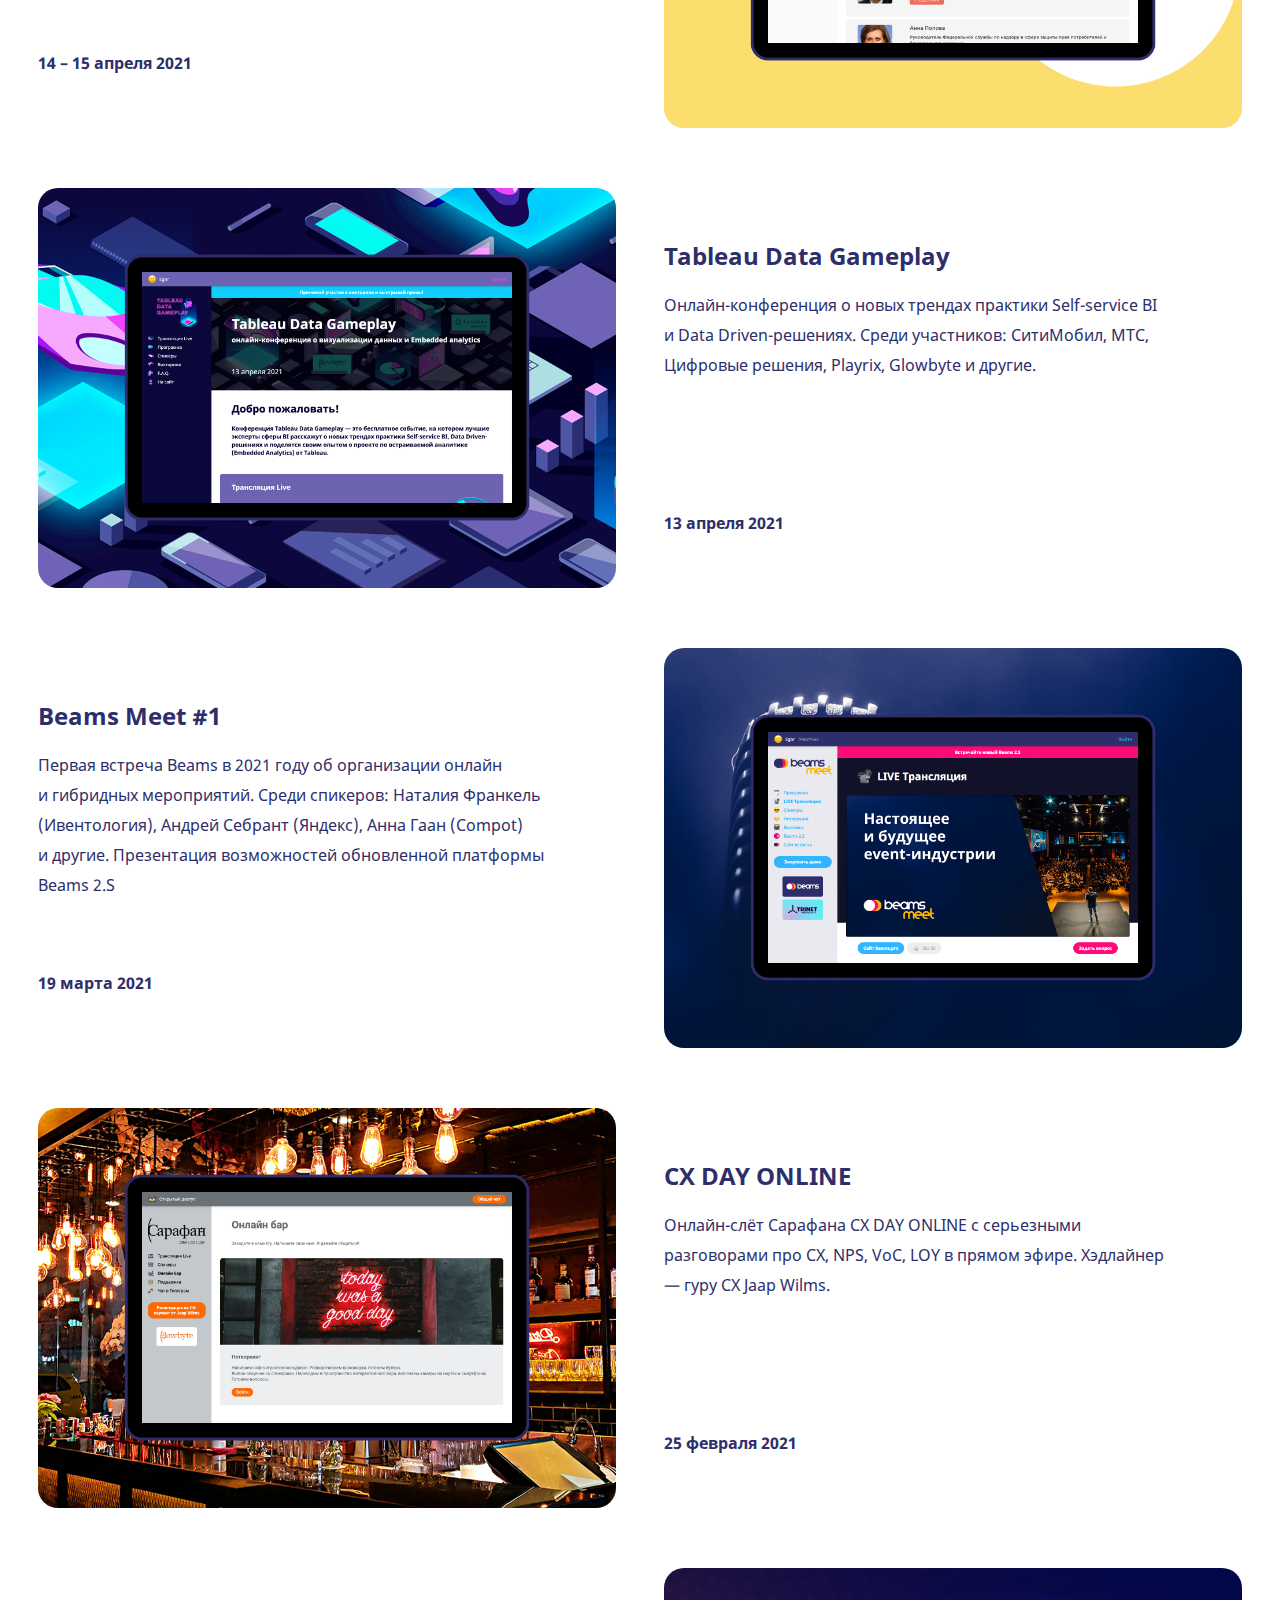
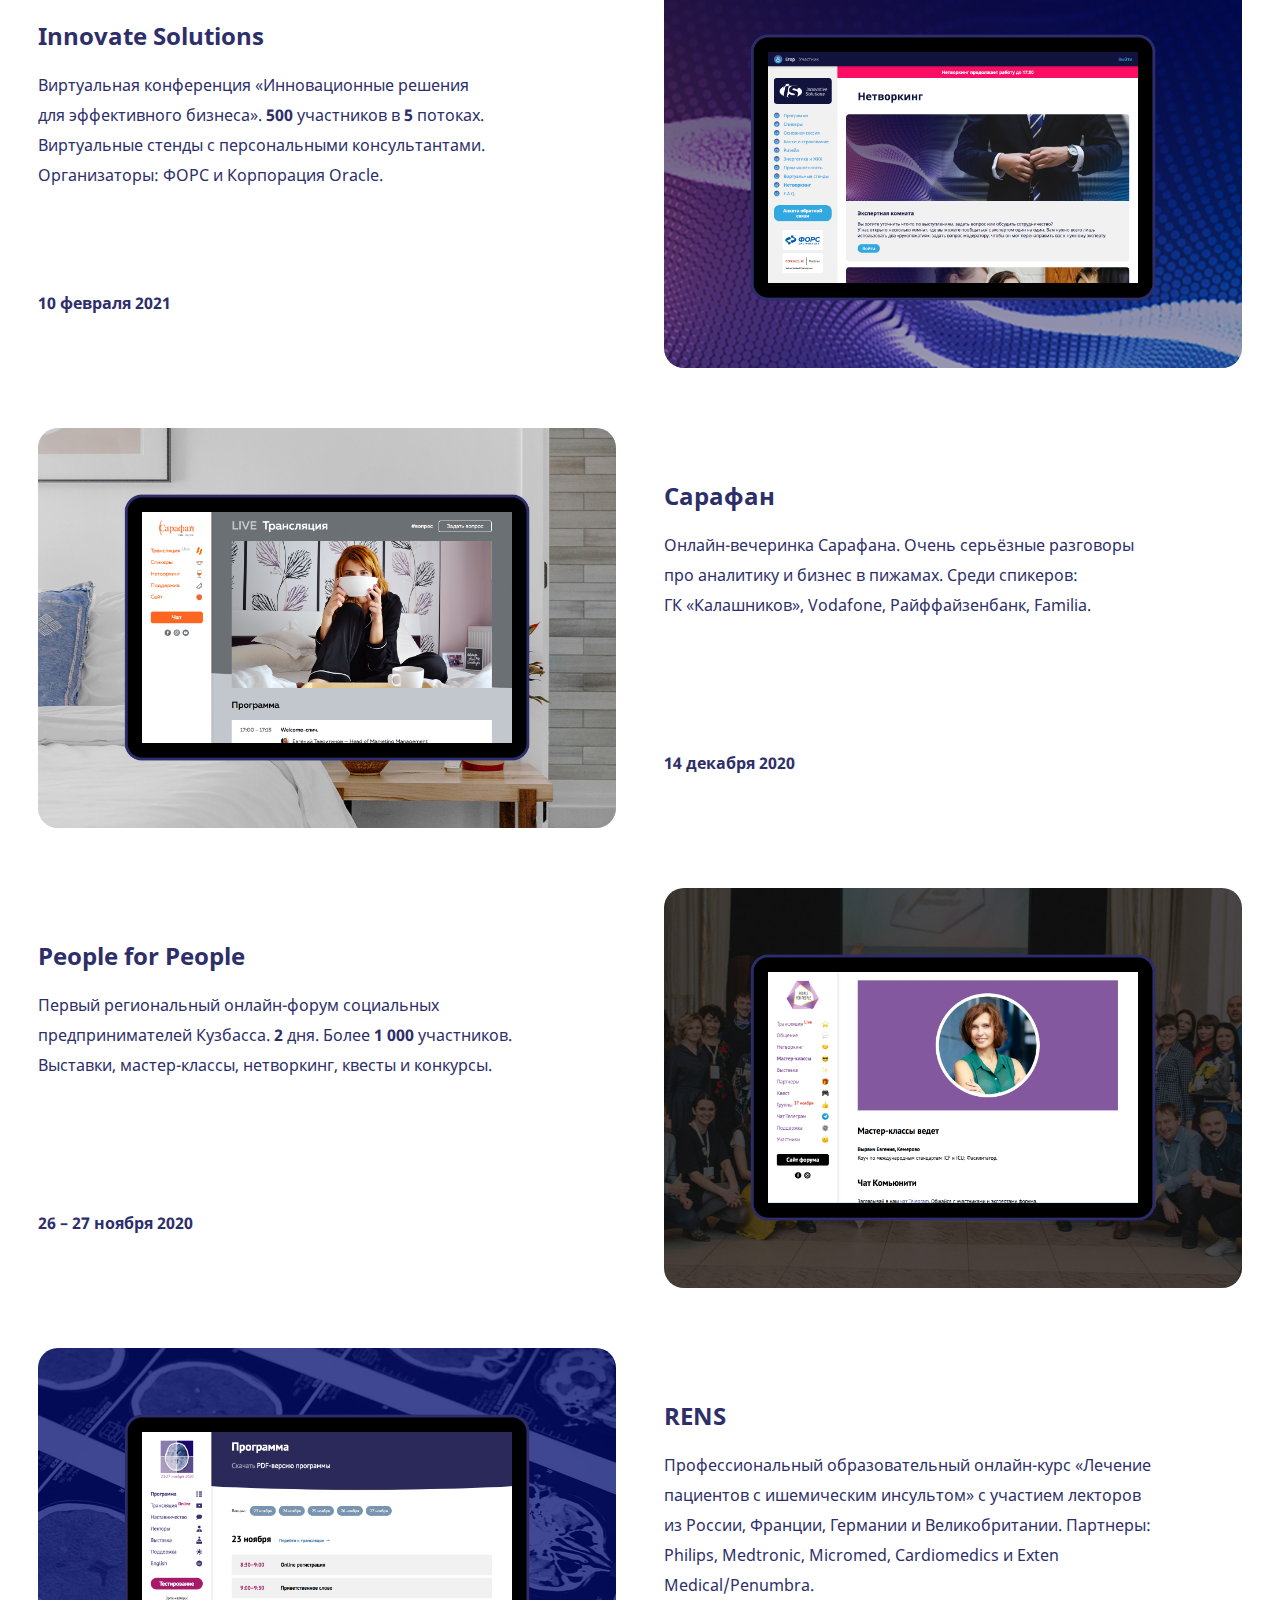
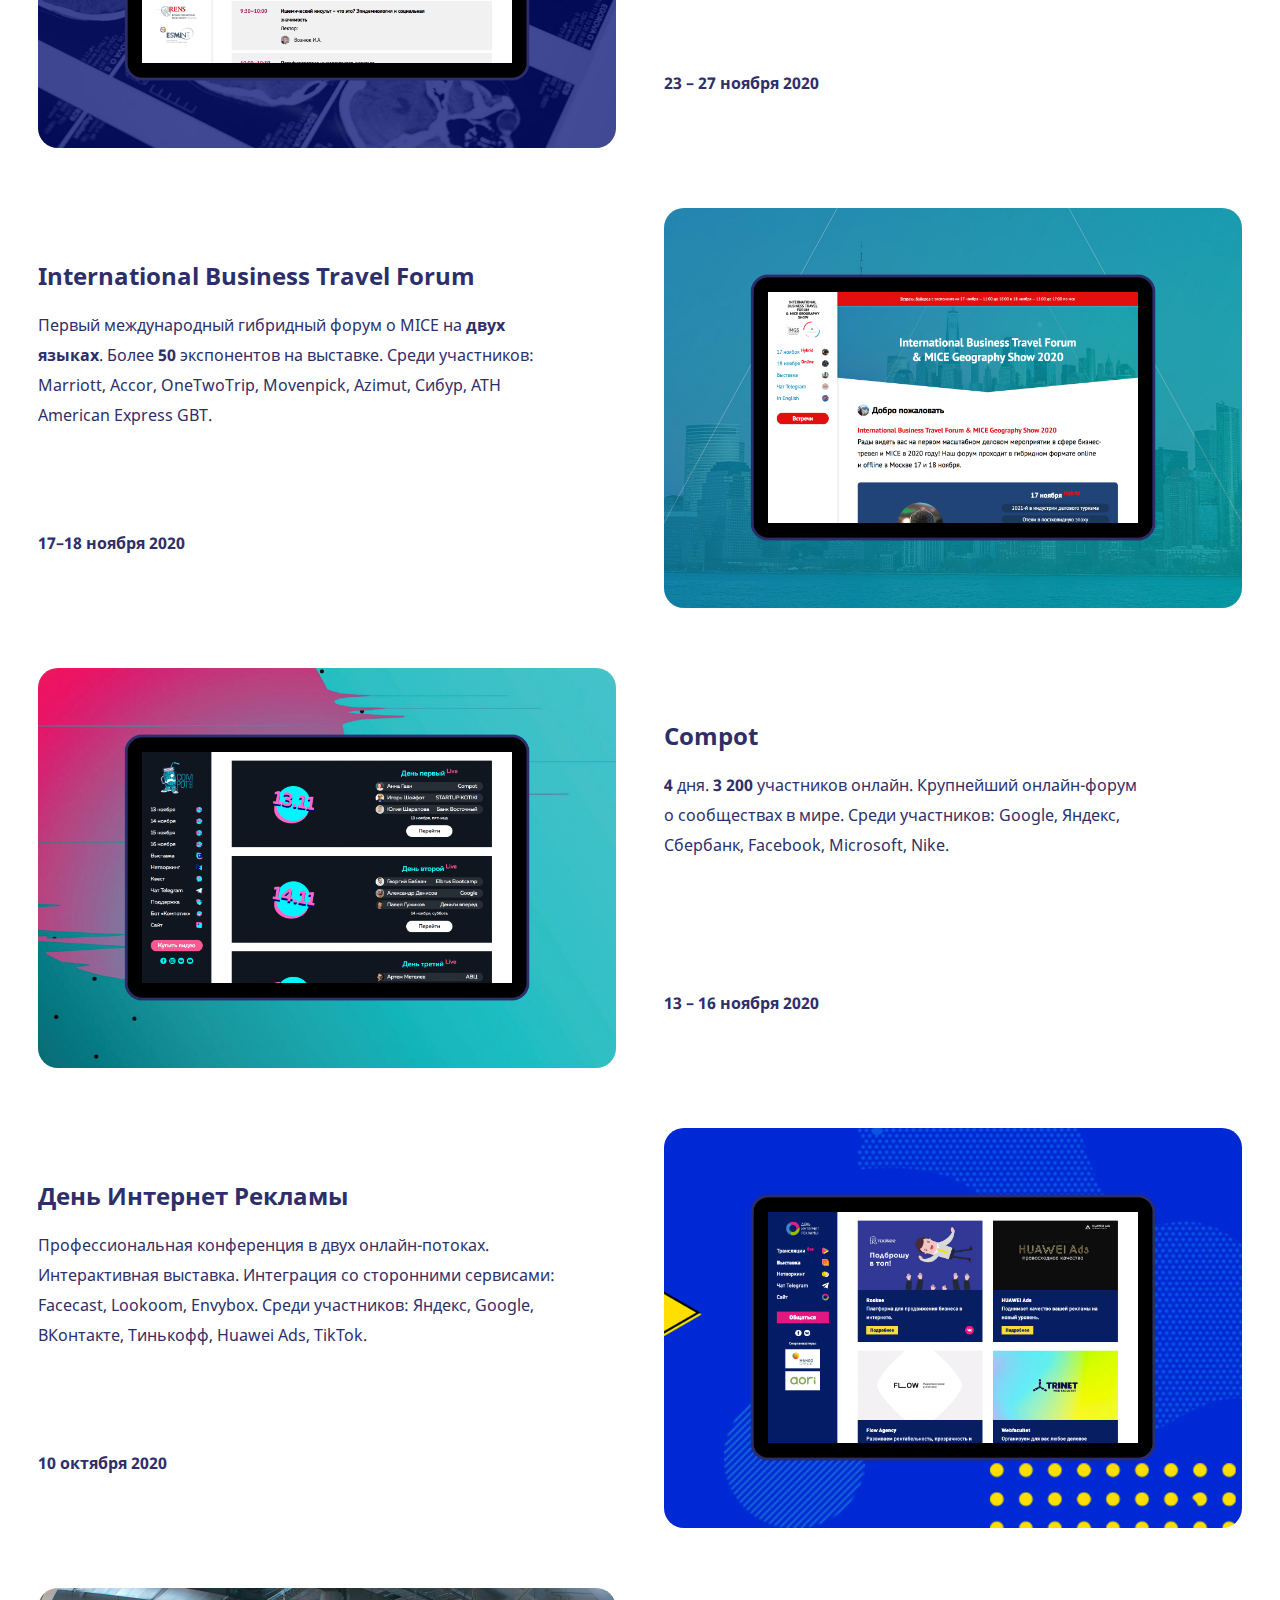
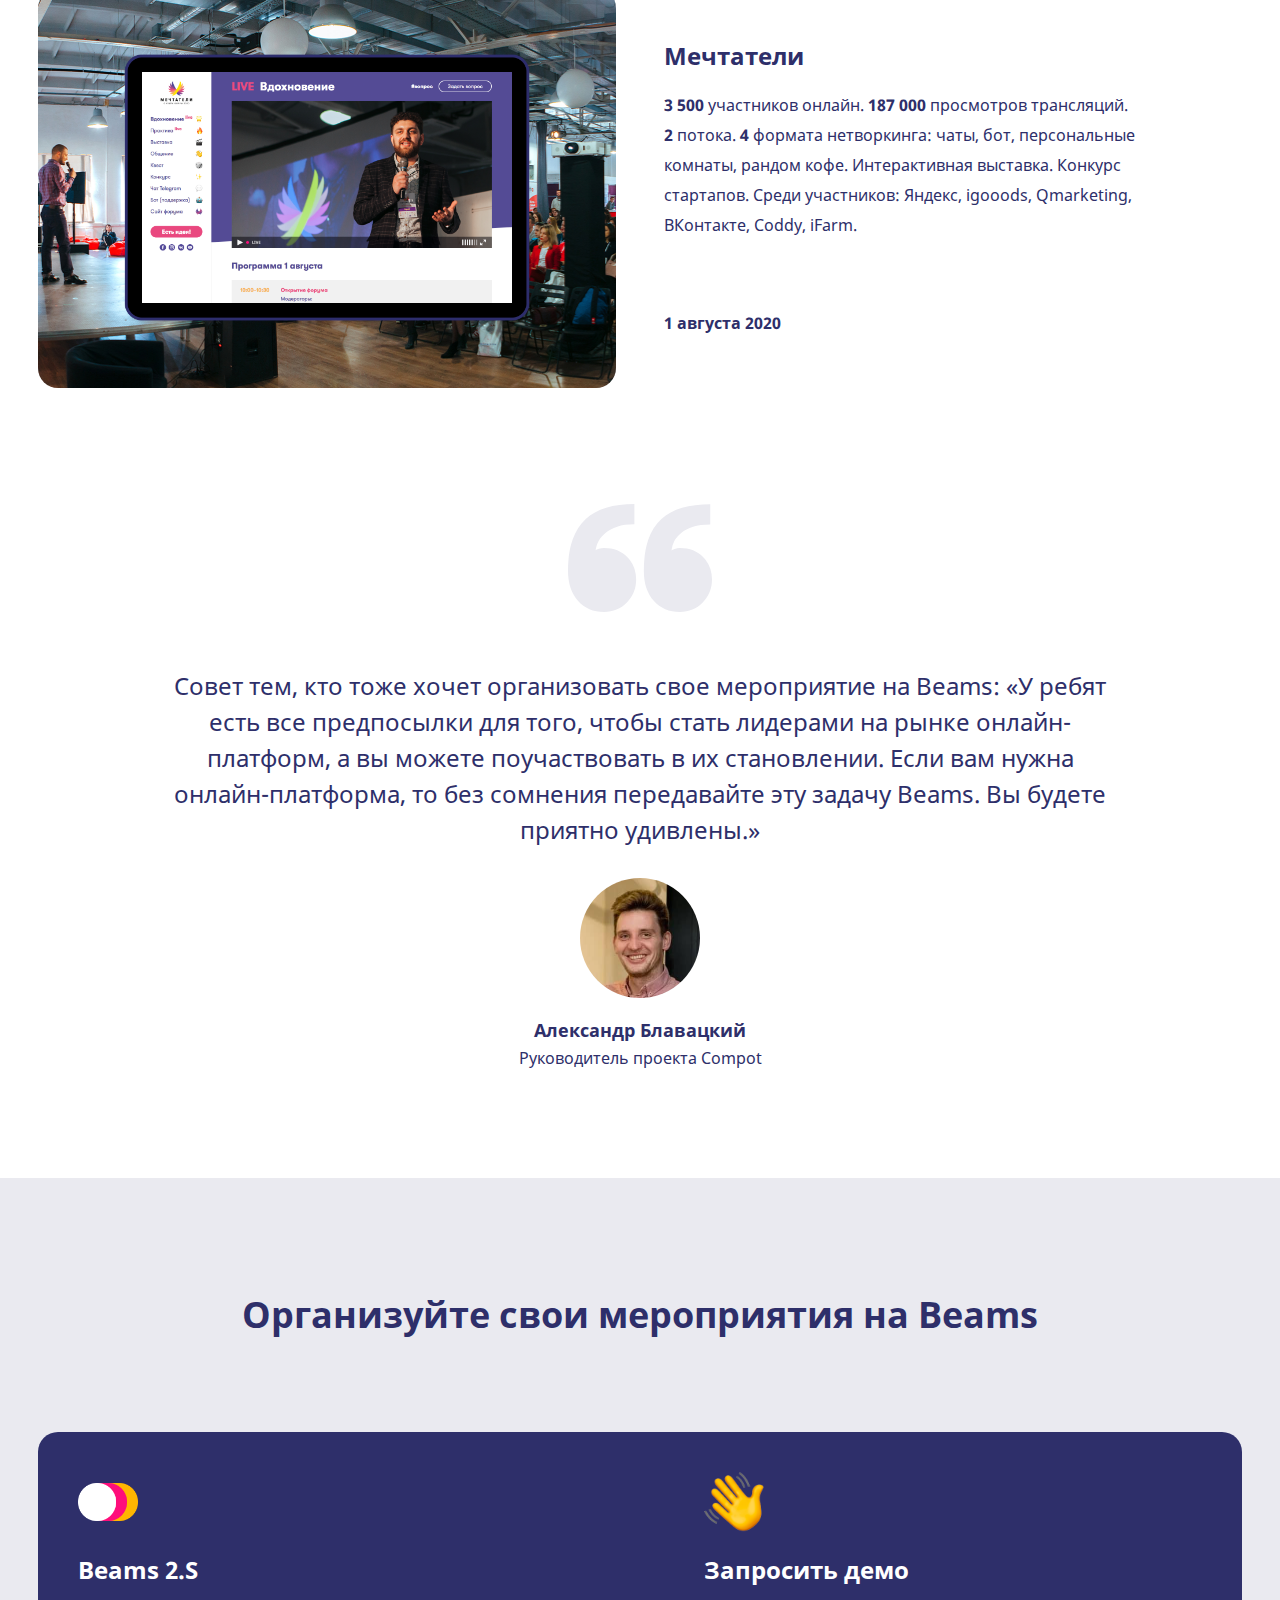
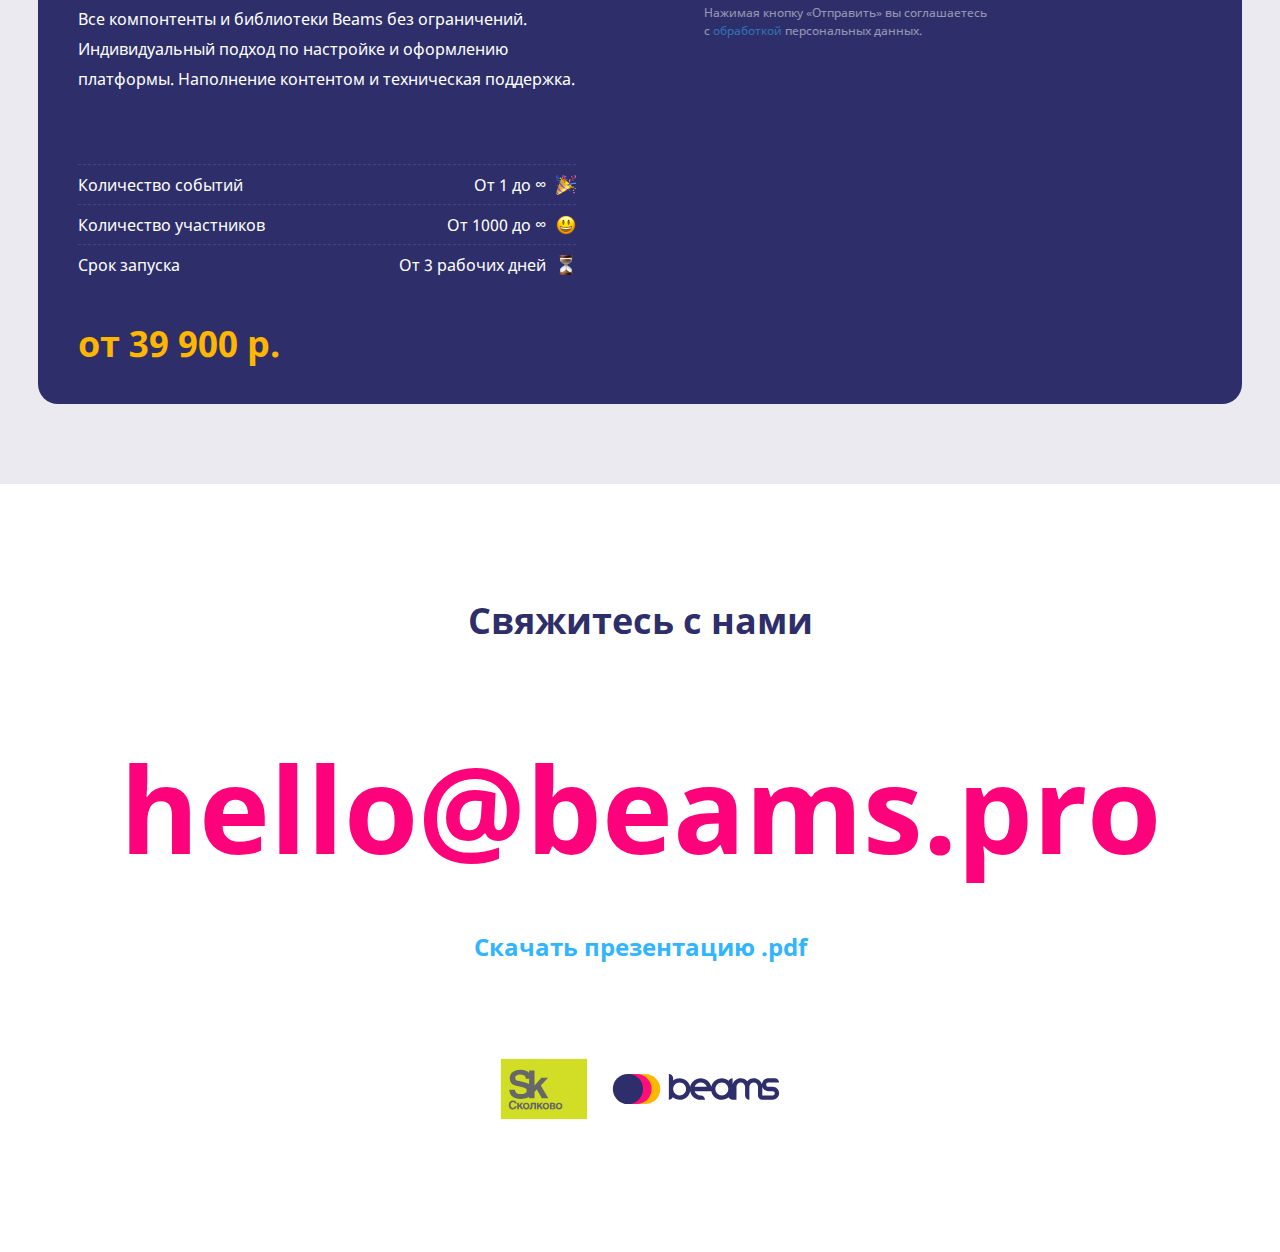
<file: 2s/events/index.html>
<!DOCTYPE html>
<html>

<head>

	<meta http-equiv="Content-Type" content="text/html; charset=UTF-8">
	<title>Мероприятия — Beams :: Платформа для онлайн и гибридных мероприятий</title>
	<meta name="Author" CONTENT="Powered by Beams">
	<link rel="shortcut icon" href="../favicon.ico" type="image/x-icon"> 
	<meta name="keywords" content="">
	<meta name="description" content="Нам доверяют организаторы амбициозных event-проектов с участием спикеров крупнейших компаний: Яндекс, Microsoft, Facebook, Google, Nike, ВКонтакте, OneTwoTrip, Сбербанк, American Express и другие.">
    <link rel="stylesheet" type="text/css" href="../css/styles.css">
    <link rel="stylesheet" type="text/css" href="../css/main.css">
    <link rel="stylesheet" type="text/css" href="../css/fonts.css">
    <link rel="stylesheet" type="text/css" href="../css/pages.css">
    <link rel="stylesheet" type="text/css" href="../css/adaptive.css">
    
    <meta name="viewport" content="width=device-width, minimum-scale=1, maximum-scale=1, minimal-ui"/>
    
    <meta property="og:title" content="Beams">
    <meta property="og:description" content="Online and hybrid events">
    <meta property="og:site_name" content="Beams">
    <meta property="og:url" content="https://beams.pro/">
    <meta property="og:image" content="../beams.png">

    <meta name="twitter:card" content="summary_large_image">
    <meta property="twitter:title" content="Beams">
    <meta property="twitter:description" content="Online and hybrid events">
    <meta property="twitter:url" content="https://beams.pro/">
    <meta property="twitter:image" content="../beams.png">

    <meta property="vk:image" content="../beams.png">
    
    <script src="../menu.js"></script>
    <script src="../js/j1.js"></script>
	<script src="../js/j2.js"></script>
    <script src="../js/site.js"></script>
    
    <script>

        $(function(){
            $(".menu_move_to").click(function(){
                rel = $(this).attr("rel");
                element = this
                move_to = 0;
                if(rel != ""){
                    var offset = $("#" + rel).offset();
                    move_to = offset.top;
                }
                $("html, body").stop().animate({
                        scrollTop: move_to + "px"
                    }, 1000 , function(){
                        history.pushState(rel, $(element).text());
                        window.location.hash = rel;
                    });
                return false;
            });

            $(window).scroll(function(){
                    var items = Array();
                    $(".mixxcontent .menu_move_to").each(function(i,e){
                        items.push(e);
                    }); 
                    aaa = items.reverse();
                    $(aaa).each(function(i1,e1){
                        r1 = $(e1).attr("rel");
                        if(r1 != ""){
                            console.log($(aaa).text());
                            os1 = $("#" + r1).offset();
                            s1 = $(window).scrollTop();
                            if(os1.top >= s1){
                                $(aaa).removeClass("active");   
                                $(e1).addClass("active");
                            }
                        }
                    });
            });
        });

    </script>
    
    <!-- Global site tag (gtag.js) - Google Analytics -->
    <script async src="https://www.googletagmanager.com/gtag/js?id=UA-180213897-1"></script>
    <script>
      window.dataLayer = window.dataLayer || [];
      function gtag(){dataLayer.push(arguments);}
      gtag('js', new Date());

      gtag('config', 'UA-180213897-1');
    </script>

</head>

<body>
    
    <div class="top_bar">
        <div onclick="mobilemenu()" class="top_burder" id="burger_menu"><img src="../img/burger.svg"></div>
		<div class="top_socials">
			<a href="https://www.facebook.com/groups/1816464185182390" target="_blank" class="top_social"><img src="../img/fb.svg"></a>
			<a href="https://www.youtube.com/channel/UCyKF0uY6mKqTe4wx2fUOESQ" target="_blank" class="top_social"><img src="../img/yt.svg"></a>
		</div>
        <!--<a href="../../" class="top_en font_bold">Новый Beams 3.0</a>-->
        <div class="top_bar_menu">
			<a href="../../" class="font_bold" style="margin-right: 20px;">Новый Beams 3.0</a>
            <a href="../" class="font_bold">Beams 2.S</a>
        </div>
        <div class="top_bar_menu">
            <a href="#" class="font_bold font_active">Мероприятия</a>
        </div><!--
		<div class="top_bar_menu">
            <a href="https://beamsteam.notion.site/beamsteam/Beams-dd563d4f6a4f4f108fd677097ac55140" class="font_bold" target="_blank">Карьера в Beams</a>
        </div>-->
        <a href="#order" rel="order" class="top_bar_but font_bold menu_move_to">Запросить демо</a>
        <!--<a href="../price/" class="top_bar_but_a font_bold">Смотреть цены<span class="top_price">от 49 000 р.</span></a>-->
        <div class="top_bar_price font_bold">от 49 900 р.</div>
        <div class="cle"></div>
    </div>
    
    <div class="top_mobile_menu" id="top_mobile">
		<a href="../../" class="top_mobile_menu_a font_bold">Новый Beams 3.0</a>
        <a href="../" class="top_mobile_menu_a font_bold">Beams 2.S</a>
        <a href="#" class="top_mobile_menu_a go_active font_bold">Мероприятия</a>
		<!--<a href="https://beamsteam.notion.site/beamsteam/Beams-dd563d4f6a4f4f108fd677097ac55140" class="top_mobile_menu_a font_bold" target="_blank">Карьера в Beams</a>-->
    </div>
    
    <div class="top_bar_place" id="beams"></div>
    
    <!--<a href="#" class="top_att_but font_bold">Приглашем на Beams Conf: конференция об организации онлайн и гибридных мероприятий</a>-->
    
    <div class="main_block">
        <div class="main_block_inside">
            <a href="../"><div class="main_logo_center"><img src="../img/logo.svg"></div></a>
            <a href="../" class="main_logo_center_mobile"><img src="../img/logo_mini.svg"></a>
            <!--
            <div class="title_superbig_center font_bold">
                Посетите открытые мероприятия на Beams
            </div>
            <div class="capa_block">
                <div class="capa_text font_mid">
                    <div class="title_mid font_bold">Beams Meet #1</div>
                    Первая встреча Beams в&nbsp;2021 году об&nbsp;организации онлайн и&nbsp;гибридных мероприятий. Среди спикеров: Наталия Франкель (Ивентология), Андрей Себрант (Яндекс), Анна Гаан (Compot) и&nbsp;другие. Презентация возможностей обновленной платформы Beams&nbsp;2.S
                    <div class="capa_date font_bold"><span class="capa_date_in">19 марта 2021</span><a href="https://meet.beams.pro/" target="_blank">Подробнее&nbsp;&rang;</a></div>
                </div>
                <div class="capa_pic">
                    <div class="capa_pic_logo"><img src="../img/events/beamsmeet_logo.png"></div>
                    <div class="capa_pic_full_alpha" style="display: none;"></div>
                    <div class="capa_pic_full" style="background-image: url(../img/events/beamsmeet_bg.jpg);"></div>
                </div>
            </div>
            -->
			
			<!--
			<div class="title_superbig_center font_bold">
               Посетите ближайшие мероприятия на&nbsp;Beams
            </div>
			<div class="capa_block">
                <div class="capa_text font_mid">
                    <div class="title_mid font_bold">MY.TECH 2021</div>
                    Технологический фестиваль MY.TECH в&nbsp;гибридном формате. Открытая демонстрация новых технологий, профессиональные дискуссии о&nbsp;будущем, презентации и&nbsp;конкурсы высокотехнологичных проектов, образовательные и&nbsp;развлекательные программы.
                    <div class="capa_date font_bold"><span class="capa_date_in">10 декабря 2021</span><a href="http://fest-my.tech/" target="_blank">Подробнее &rang;</a></div>
                </div>
                <div class="capa_pic">
					<div class="capa_pic_inside" style="background-image: url(../img/events/mytech_logo.png);"></div>
                    <div class="capa_pic_full" style="background-image: url(../img/events/mytech_bg.jpg);"></div>
                </div>
            </div>
			-->
			
			<!-- *** -->
			
            <div class="title_superbig_center font_bold">
                Мероприятия на&nbsp;Beams
            </div>
			<div class="capa_block">
                <div class="capa_text font_mid">
                    <div class="title_mid font_bold">ORACLE SPARC</div>
					Онлайн-конференция о&nbsp;новом поколении систем обработки данных ORACLE SPARC. Организаторы «ФОРС Дистрибуция» и&nbsp;компания «Эльбрус-2000» при&nbsp;поддержке корпорации Oracle.
                    <div class="capa_date font_bold"><span class="capa_date_in">9 февраля 2022</span></div>
                </div>
                <div class="capa_pic">
					<div class="capa_pic_inside" style="background-image: url(../img/events/old/oracle2022.png);"></div>
                    <div class="capa_pic_full" style="background-image: url(../img/events/old/oracle2022_bg.jpg);"></div>
                </div>
            </div>
			<div class="capa_block">
                <div class="capa_text go_revert font_mid">
                    <div class="title_mid font_bold">The Pfizer's New Year Show</div>
                    Новогоднее онлайн-шоу для сотрудников компании Pfizer (Россия). Харизматичный ведущий, коллеги в&nbsp;необычных амплуа, шутки, розыгрыши и&nbsp;кавер-бэнд с&nbsp;новым хитом.
                    <div class="capa_date font_bold"><span class="capa_date_in">16 декабря 2021</span></div>
                </div>
                <div class="capa_pic go_revert">
					<div class="capa_pic_inside" style="background-image: url(../img/events/old/pfizer22.png);"></div>
                    <div class="capa_pic_full" style="background-image: url(../img/events/old/pfizer22_bg.jpg);"></div>
                </div>
            </div>
			<div class="capa_block">
                <div class="capa_text font_mid">
                    <div class="title_mid font_bold">MY.TECH 2021</div>
                    Технологический фестиваль MY.TECH в&nbsp;онлайн формате. Открытая демонстрация новых технологий, профессиональные дискуссии о&nbsp;будущем, презентации и&nbsp;конкурсы высокотехнологичных проектов, образовательные и&nbsp;развлекательные программы.
                    <div class="capa_date font_bold"><span class="capa_date_in">10 декабря 2021</span></div>
                </div>
                <div class="capa_pic">
					<div class="capa_pic_inside" style="background-image: url(../img/events/old/mytech.png);"></div>
                    <div class="capa_pic_full" style="background-image: url(../img/events/old/mytech_bg.jpg);"></div>
                </div>
            </div>
			<div class="capa_block">
                <div class="capa_text go_revert font_mid">
                    <div class="title_mid font_bold">Compot 2021</div>
                    IV ежегодный международный конвент по&nbsp;комьюнити-менеджменту. <span class="font_bold">Два&nbsp;дня</span> дискуссий и&nbsp;докладов. Выставка, геймификация на&nbsp;базе HeroQuest. <span class="font_bold">27</span>&nbsp;спикеров. <span class="font_bold">650+</span>&nbsp;участников. <span class="font_bold">4</span>&nbsp;уровня доступа. Возможность докупать билеты более высокого уровня прямо во&nbsp;время мероприятия.
                    <div class="capa_date font_bold"><span class="capa_date_in">11–12 ноября 2021</span></div>
                </div>
                <div class="capa_pic go_revert">
					<div class="capa_pic_inside" style="background-image: url(../img/events/old/compot2021.png);"></div>
                    <div class="capa_pic_full" style="background-image: url(../img/events/old/compot2021_bg.jpg);"></div>
                </div>
            </div>
			<div class="capa_block">
                <div class="capa_text font_mid">
                    <div class="title_mid font_bold">SelfMama Forum 2021</div>
                    Крупнейшая международная образовательная конференция для&nbsp;мам маленьких детей. <span class="font_bold">3</span> основных трека, <span class="font_bold">7</span> стран, <span class="font_bold">4&nbsp;500</span> участников.
                    <div class="capa_date font_bold"><span class="capa_date_in">30 октября 2021</span></div>
                </div>
                <div class="capa_pic">
                    <div class="capa_pic_inside" style="background-image: url(../img/events/old/mama.png);"></div>
                    <div class="capa_pic_full" style="background-image: url(../img/events/old/mama_bg.jpg);"></div>
                </div>
            </div>
			<div class="capa_block">
                <div class="capa_text go_revert font_mid">
                    <div class="title_mid font_bold">CoachConf.com</div>
                    Международная онлайн-конференция для&nbsp;футбольных тренеров с&nbsp;участием спикеров из ФК&nbsp;«Барселона», UEFA Pro, Ultimate Sports и&nbsp;других.
                    <div class="capa_date font_bold"><span class="capa_date_in">30 сентября 2021</span></div>
                </div>
                <div class="capa_pic go_revert">
					<div class="capa_pic_inside" style="background-image: url(../img/events/old/coachconf.png);"></div>
                    <div class="capa_pic_full" style="background-image: url(../img/events/old/coachconf_bg.jpg);"></div>
                </div>
            </div>
			<div class="capa_block">
                <div class="capa_text font_mid">
                    <div class="title_mid font_bold">Axoft & Kaspersky</div>
                    Глобальное онлайн-мероприятие для&nbsp;всех участников рынка информационной безопасности на&nbsp;территориях России, стран ВЕЦА и&nbsp;Турции. Организаторы: Axoft, Kaspersky.
                    <div class="capa_date font_bold"><span class="capa_date_in">28 сентября 2021</span></div>
                </div>
                <div class="capa_pic">
                    <div class="capa_pic_inside" style="background-image: url(../img/events/old/kas.png);"></div>
                    <div class="capa_pic_full" style="background-image: url(../img/events/old/kas_bg.jpg);"></div>
                </div>
            </div>
			<div class="capa_block">
                <div class="capa_text go_revert font_mid">
                    <div class="title_mid font_bold">СПИК 2021</div>
                    Крупнейшая IT-конференция Санкт-Петербурга в&nbsp;гибридном формате. <span class="font_bold">150</span>&nbsp;спикеров, <span class="font_bold">2</span>&nbsp;дня, <span class="font_bold">10</span>&nbsp;потоков, выставка, eLama Talks, квесты, чаты. Среди участников: Mail.ru Group, eLama, Scrumtrek, РАЭК и&nbsp;другие.
                    <div class="capa_date font_bold"><span class="capa_date_in">27 – 28 мая 2021</span><!--<a href="https://sp-ic.ru/" target="_blank">Подробнее &rang;</a>--></div>
                </div>
                <div class="capa_pic go_revert">
					<div class="capa_pic_inside" style="background-image: url(../img/events/old/spic.png);"></div>
                    <div class="capa_pic_full" style="background-image: url(../img/events/old/spic_bg.jpg);"></div>
                </div>
            </div>
			<div class="capa_block">
                <div class="capa_text font_mid">
                    <div class="title_mid font_bold">IPWeek 2021</div>
                    Первый международный акселератор проектов улучшений от&nbsp;Оргкомитета Международной недели производительности IPWeek&nbsp;2021.
                    <div class="capa_date font_bold"><span class="capa_date_in">20 апреля – 10 сентября 2021</span><!--<a href="http://accelerator.ipweek.eu/" target="_blank">Подробнее&nbsp;&rang;</a>--></div>
                </div>
                <div class="capa_pic">
                    <div class="capa_pic_inside" style="background-image: url(../img/events/old/ipweek.png);"></div>
                    <div class="capa_pic_full" style="background-image: url(../img/events/old/ipweek_bg.jpg);"></div>
                </div>
            </div>
            <div class="capa_block">
                <div class="capa_text go_revert font_mid">
                    <div class="title_mid font_bold">Food Safety 2021</div>
                    X Международная конференция-выставка по&nbsp;пищевой безопасности. <span class="font_bold">30</span>&nbsp;спикеров, <span class="font_bold">4&nbsp;500</span> зрителей трансляции и&nbsp;более <span class="font_bold">2&nbsp;000</span> посетителей онлайн-выставки с&nbsp;участием <span class="font_bold">20</span> компаний-экспонентов.
                    <div class="capa_date font_bold"><span class="capa_date_in">14 – 15 апреля 2021</span><!--<a href="https://foodsafety.ru/x_fsconference2021" target="_blank">Подробнее&nbsp;&rang;</a>--></div>
                </div>
                <div class="capa_pic go_revert">
					<div class="capa_pic_inside" style="background-image: url(../img/events/old/foodsafety.png);"></div>
                    <div class="capa_pic_full" style="background-image: url(../img/events/old/foodsafety_bg.jpg);"></div>
                </div>
            </div>
			<div class="capa_block">
                <div class="capa_text font_mid">
                    <div class="title_mid font_bold">Tableau Data Gameplay</div>
                    Онлайн-конференция о&nbsp;новых трендах практики Self-service&nbsp;BI и&nbsp;Data Driven-решениях. Среди участников: СитиМобил, МТС, Цифровые решения, Playrix, Glowbyte и&nbsp;другие.
                    <div class="capa_date font_bold"><span class="capa_date_in">13 апреля 2021</span><!--<a href="https://tableaudatagameplay.beams.pro/" target="_blank">Смотреть платформу&nbsp;2.0&nbsp;&rang;</a>--></div>
                </div>
                <div class="capa_pic">
                    
					<div class="capa_pic_inside" style="background-image: url(../img/events/old/tabgame.png);"></div>
                    <div class="capa_pic_full" style="background-image: url(../img/events/old/tabgame_bg.jpg);"></div>
                </div>
            </div>
            <div class="capa_block">
                <div class="capa_text go_revert font_mid">
                    <div class="title_mid font_bold">Beams Meet #1</div>
                    Первая встреча Beams в&nbsp;2021 году об&nbsp;организации онлайн и&nbsp;гибридных мероприятий. Среди спикеров: Наталия Франкель (Ивентология), Андрей Себрант (Яндекс), Анна Гаан (Compot) и&nbsp;другие. Презентация возможностей обновленной платформы Beams&nbsp;2.S
                    <div class="capa_date font_bold"><span class="capa_date_in">19 марта 2021</span><!--<a href="https://meet.beams.pro/" target="_blank">Подробнее&nbsp;&rang;</a>--></div>
                </div>
                <div class="capa_pic go_revert">
                    <div class="capa_pic_inside" style="background-image: url(../img/events/old/beamsmeet1.png);"></div>
                    <div class="capa_pic_full" style="background-image: url(../img/events/old/beamsmeet1_bg.jpg);"></div>
                </div>
            </div>
            <div class="capa_block">
                <div class="capa_text font_mid">
                    <div class="title_mid font_bold">CX DAY ONLINE</div>
                    Онлайн-слёт Сарафана CX&nbsp;DAY ONLINE с&nbsp;серьезными разговорами про CX, NPS, VoC, LOY в&nbsp;прямом эфире. Хэдлайнер — гуру&nbsp;CX Jaap&nbsp;Wilms.
                    <div class="capa_date font_bold"><span class="capa_date_in">25 февраля 2021</span><!--<a href="https://cxday.beams.pro/" target="_blank">Смотреть платформу&nbsp;2.0&nbsp;&rang;</a>--></div>
                </div>
                <div class="capa_pic">
                    <div class="capa_pic_inside" style="background-image: url(../img/events/old/cxonline.png);"></div>
                    <div class="capa_pic_full" style="background-image: url(../img/events/old/cxonline_bg.jpg);"></div>
                </div>
            </div>
            <div class="capa_block">
                <div class="capa_text go_revert font_mid">
                    <div class="title_mid font_bold">Innovate Solutions</div>
                    Виртуальная конференция «Инновационные решения для&nbsp;эффективного бизнеса». <span class="font_bold">500</span>&nbsp;участников в&nbsp;<span class="font_bold">5</span>&nbsp;потоках. Виртуальные стенды с&nbsp;персональными консультантами. Организаторы: ФОРС и&nbsp;Корпорация Oracle.
                    <div class="capa_date go_revert font_bold"><span class="capa_date_in">10 февраля 2021</span><!--<a href="https://инновационные-решения.рф" target="_blank">Смотреть&nbsp;платформу&nbsp;2.0&nbsp;&rang;</a>--></div>
                </div>
                <div class="capa_pic go_revert">
                    <div class="capa_pic_inside" style="background-image: url(../img/events/old/is.png);"></div>
                    <div class="capa_pic_full" style="background-image: url(../img/events/old/is_bg.jpg);"></div>
                    <!--
                    <div class="capa_pic_logo"><img src="../img/events/is_logo.png"></div>
                    <div class="capa_pic_full_alpha"></div>
                    <div class="capa_pic_full" style="background-image: url(../img/events/is_bg.jpg);"></div>
                    -->
                </div>
            </div>
            <div class="capa_block">
                <div class="capa_text font_mid">
                    <div class="title_mid font_bold">Сарафан</div>
                    Онлайн-вечеринка Сарафана. Очень серьёзные разговоры про&nbsp;аналитику и&nbsp;бизнес в&nbsp;пижамах. Среди спикеров: ГК&nbsp;&laquo;Калашников&raquo;, Vodafone, Райффайзенбанк, Familia.
                    <div class="capa_date font_bold"><span class="capa_date_in">14 декабря 2020</span><!--<a href="https://beams.pro/pajamas/" target="_blank">Смотреть&nbsp;платформу&nbsp;1.0&nbsp;&rang;</a>--></div>
                </div>
                <div class="capa_pic">
                    <div class="capa_pic_inside" style="background-image: url(../img/events/old/pajamas.png);"></div>
                    <div class="capa_pic_full" style="background-image: url(../img/events/old/pajamas_bg.jpg);"></div>
                </div>
            </div>
            <div class="capa_block">
                <div class="capa_text go_revert font_mid">
                    <div class="title_mid font_bold">People for People</div>
                    Первый региональный онлайн-форум социальных предпринимателей Кузбасса. <span class="font_bold">2</span>&nbsp;дня. Более <span class="font_bold">1&nbsp;000</span> участников. Выставки, мастер-классы, нетворкинг, квесты и&nbsp;конкурсы.
                    <div class="capa_date go_revert font_bold"><span class="capa_date_in">26 – 27 ноября 2020</span><!--<a href="https://beams.pro/communitykuzbass/" target="_blank">Смотреть&nbsp;платформу&nbsp;1.0&nbsp;&rang;</a>--></div>
                </div>
                <div class="capa_pic go_revert">
                    <div class="capa_pic_inside" style="background-image: url(../img/events/old/pfp.png);"></div>
                    <div class="capa_pic_full" style="background-image: url(../img/events/old/pfp_bg.jpg);"></div>
                </div>
            </div>
            <div class="capa_block">
                <div class="capa_text font_mid">
                    <div class="title_mid font_bold">RENS</div>
                    Профессиональный образовательный онлайн-курс «Лечение пациентов с&nbsp;ишемическим инсультом» с&nbsp;участием лекторов из&nbsp;России, Франции, Германии и Великобритании. Партнеры: Philips, Medtronic, Micromed, Cardiomedics и&nbsp;Exten Medical/Penumbra.
                    <div class="capa_date font_bold"><span class="capa_date_in">23 – 27 ноября 2020</span></div>
                </div>
                <div class="capa_pic">
                    <div class="capa_pic_inside" style="background-image: url(../img/events/old/rens.png);"></div>
                    <div class="capa_pic_full" style="background-image: url(../img/events/old/rens_bg.jpg);"></div>
                </div>
            </div>
            <div class="capa_block">
                <div class="capa_text go_revert font_mid">
                    <div class="title_mid font_bold">International Business Travel Forum</div>
                    Первый международный гибридный форум о&nbsp;MICE на <span class="font_bold">двух языках</span>. Более <span class="font_bold">50</span> экспонентов на&nbsp;выставке. Среди участников: Marriott, Accor, OneTwoTrip, Movenpick, Azimut, Сибур, АТН American Express&nbsp;GBT.
                    <div class="capa_date go_revert font_bold"><span class="capa_date_in">17–18 ноября 2020</span><!--<a href="https://beams.pro/btmice2020/" target="_blank">Смотреть&nbsp;платформу&nbsp;1.0&nbsp;&rang;</a>--></div>
                </div>
                <div class="capa_pic go_revert">
                    <div class="capa_pic_inside" style="background-image: url(../img/events/old/btmice.png);"></div>
                    <div class="capa_pic_full" style="background-image: url(../img/events/old/btmice_bg.jpg);"></div>
                </div>
            </div>
            <div class="capa_block">
                <div class="capa_text font_mid">
                    <div class="title_mid font_bold">Compot</div>
                    <span class="font_bold">4</span> дня. <span class="font_bold">3&nbsp;200</span> участников онлайн. Крупнейший онлайн-форум о&nbsp;сообществах в&nbsp;мире. Среди участников: Google, Яндекс, Сбербанк, Facebook, Microsoft, Nike.
                    <div class="capa_date font_bold"><span class="capa_date_in">13 – 16 ноября 2020</span><!--<a href="https://beams.pro/compot2020/" target="_blank">Смотреть&nbsp;платформу&nbsp;1.0&nbsp;&rang;</a>--></div>
                </div>
                <div class="capa_pic">
                    <div class="capa_pic_inside" style="background-image: url(../img/events/old/compot.png);"></div>
                    <div class="capa_pic_full" style="background-image: url(../img/events/old/compot_bg.jpg);"></div>
                </div>
            </div>
            
            <div class="capa_block">
                <div class="capa_text go_revert font_mid">
                    <div class="title_mid font_bold">День Интернет Рекламы</div>
                    Профессиональная конференция в&nbsp;двух онлайн-потоках. Интерактивная выставка. <span class="noadapt">Интеграция со сторонними сервисами: Facecast, Lookoom, Envybox. </span>Среди участников: Яндекс, Google, ВКонтакте, Тинькофф, Huawei&nbsp;Ads, TikTok.
                    <div class="capa_date go_revert font_bold"><span class="capa_date_in">10 октября 2020</span><!--<a href="https://beams.pro/advdays2020/" target="_blank">Смотреть&nbsp;платформу&nbsp;1.0&nbsp;&rang;</a>--></div>
                </div>
                <div class="capa_pic go_revert">
                    <div class="capa_pic_inside" style="background-image: url(../img/events/old/advdays.png);"></div>
                    <div class="capa_pic_full" style="background-image: url(../img/events/old/advdays_bg.jpg);"></div>
                </div>
            </div>
            <div class="capa_block">
                <div class="capa_text font_mid">
                    <div class="title_mid font_bold">Мечтатели</div>
                    <span class="font_bold">3&nbsp;500</span> участников онлайн. <span class="font_bold">187&nbsp;000</span> просмотров трансляций. <span class="font_bold">2</span>&nbsp;потока. <span class="font_bold">4</span>&nbsp;формата нетворкинга: чаты, бот, персональные комнаты, рандом кофе. Интерактивная выставка. Конкурс стартапов. Среди участников: Яндекс, igooods, Qmarketing, ВКонтакте, Coddy, iFarm.
                    <div class="capa_date font_bold"><span class="capa_date_in">1 августа 2020</span><!--<a href="https://dreamersforum.ru/" target="_blank">Подробнее&nbsp;&rang;</a>--></div>
                </div>
                <div class="capa_pic">
                    <div class="capa_pic_inside" style="background-image: url(../img/events/old/dreamers.png);"></div>
                    <div class="capa_pic_full" style="background-image: url(../img/events/old/dreamers_bg.jpg);"></div>
                </div>
            </div>
            <div class="capa_block" style="display:none;">
                <div class="capa_text go_revert font_mid">
                    <div class="title_mid font_bold">Foodtech Anticrisis</div>
                    <span class="font_bold">1&nbsp;400</span> участников в&nbsp;одном онлайн-потоке. <span class="font_bold">2</span>&nbsp;формата нетфоркинга: чат и&nbsp;бот. Интерактивная биржа с&nbsp;антикризисными предложениями. Среди участников: Delivery Club, Яндекс.Еда, Greenbox, Банк Санкт-Петербург, Perelman People, РЕАЛ.
                    <div class="capa_date go_revert font_bold"><span class="capa_date_in">18 апреля 2020</span><!--<a href="https://foodtech.moscow/" target="_blank">Подробнее&nbsp;&rang;</a>--></div>
                </div>
                <div class="capa_pic go_revert">
                    <div class="capa_pic_inside" style="background-image: url(../img/events/old/foodtech.png);"></div>
                    <div class="capa_pic_full" style="background-image: url(../img/events/old/foodtech_bg.jpg);"></div>
                </div>
            </div>
            <div class="review_block">
                <div class="review_ico"><img src="../img/review_ico.svg"></div>
                <div class="title_mid">
                    Совет тем, кто тоже хочет организовать свое мероприятие на Beams: &laquo;У&nbsp;ребят есть все предпосылки для&nbsp;того, чтобы стать лидерами на&nbsp;рынке онлайн-платформ, а&nbsp;вы&nbsp;можете поучаствовать в&nbsp;их&nbsp;становлении. Если вам нужна онлайн-платформа, то&nbsp;без&nbsp;сомнения передавайте эту задачу Beams. Вы&nbsp;будете приятно удивлены.&raquo;
                </div>
                <div class="review_photo"><img src="../img/alex_compot.png"></div>
                <div class="review_name font_bold">Александр Блавацкий</div>
                <div class="review_pos">Руководитель проекта Compot</div>
            </div>
        </div>
    </div>
	
	
    <div class="main_block go_bg" id="order">
        <div class="main_block_inside">
            <div class="title_superbig_center font_bold">
                Организуйте свои мероприятия на&nbsp;Beams
            </div>
            
			
			<div class="price_big_block">
                
                <div class="price_big_halfcase">
                    <div class="main_events_pic go_big"><img src="../img/beams_price.png"></div>
                    <div class="title_mid font_bold">Beams 2.S</div>
                    <div class="price_halfcase_text font_mid">
                        Все компонтенты и&nbsp;библиотеки Beams без&nbsp;ограничений. Индивидуальный подход по&nbsp;настройке и&nbsp;оформлению платформы. Наполнение контентом и&nbsp;техническая поддержка.
                    </div>
                    
                    <div class="price_halfcase_lineoption">
                        Количество событий
                        <div class="price_halfcase_lineoption_yn">От 1 до &#8734;</div>
                        <div class="price_halfcase_lineoption_yn_ico"><img src="../img/price_events.png"></div>
                    </div>
                    <div class="price_halfcase_lineoption">
                        Количество участников
                        <div class="price_halfcase_lineoption_yn">От 1000 до &#8734;</div>
                        <div class="price_halfcase_lineoption_yn_ico"><img src="../img/price_smile.png"></div>
                    </div>
					<div class="price_halfcase_lineoption">
                        Срок запуска
                        <div class="price_halfcase_lineoption_yn">От 3 рабочих дней</div>
                        <div class="price_halfcase_lineoption_yn_ico"><img src="../img/price_time.png"></div>
                    </div>
                    <div class="price_halfcase_num inprice font_bold">от 39 900 р.</div>
                </div>
				
				<div class="price_big_halfcase">
                    <div class="main_events_pic go_big"><img src="../img/beams_demo_price.png"></div>
                    <div class="title_mid font_bold">Запросить демо</div>
					
					<script>!function(a,m,o,c,r,m){a[o+c]=a[o+c]||{setMeta:function(p){this.params=(this.params||[]).concat([p])}},a[o+r]=a[o+r]||function(f){a[o+r].f=(a[o+r].f||[]).concat([f])},a[o+r]({id:"896155",hash:"52daf8638b243ea5d2b508a704c9db5f",locale:"ru"}),a[o+m]=a[o+m]||function(f,k){a[o+m].f=(a[o+m].f||[]).concat([[f,k]])}}(window,0,"amo_forms_","params","load","loaded");</script><script id="amoforms_script_896155" async="async" charset="utf-8" src="https://forms.amocrm.ru/forms/assets/js/amoforms.js?1644224675"></script>
					
					<div class="feedback_policy">Нажимая кнопку &laquo;Отправить&raquo; вы&nbsp;соглашаетесь<br>с&nbsp;<a href="../docs/policy.pdf" target="_blank">обработкой</a> персональных данных.</div>
					
                </div>

                <div class="cle"></div>
            </div>
        </div>
    </div>
	
	
    <div class="main_block go_footer">
        <div class="main_block_inside">
            <div class="title_superbig_center font_bold">
                Свяжитесь с нами
            </div>
            <a href="mailto:hello@beams.pro" class="super_big_email font_bold">hello@beams.pro</a>
            <a href="../beams.pdf" target="_blank" class="download_pdf font_bold">Скачать презентацию .pdf</a>
            <a href="https://sk.ru/" target="_blank" class="footer_logo"><img src="../img/footer_sk_logo.svg"></a>
        </div>
    </div>
    

</body>
</html>
</file>
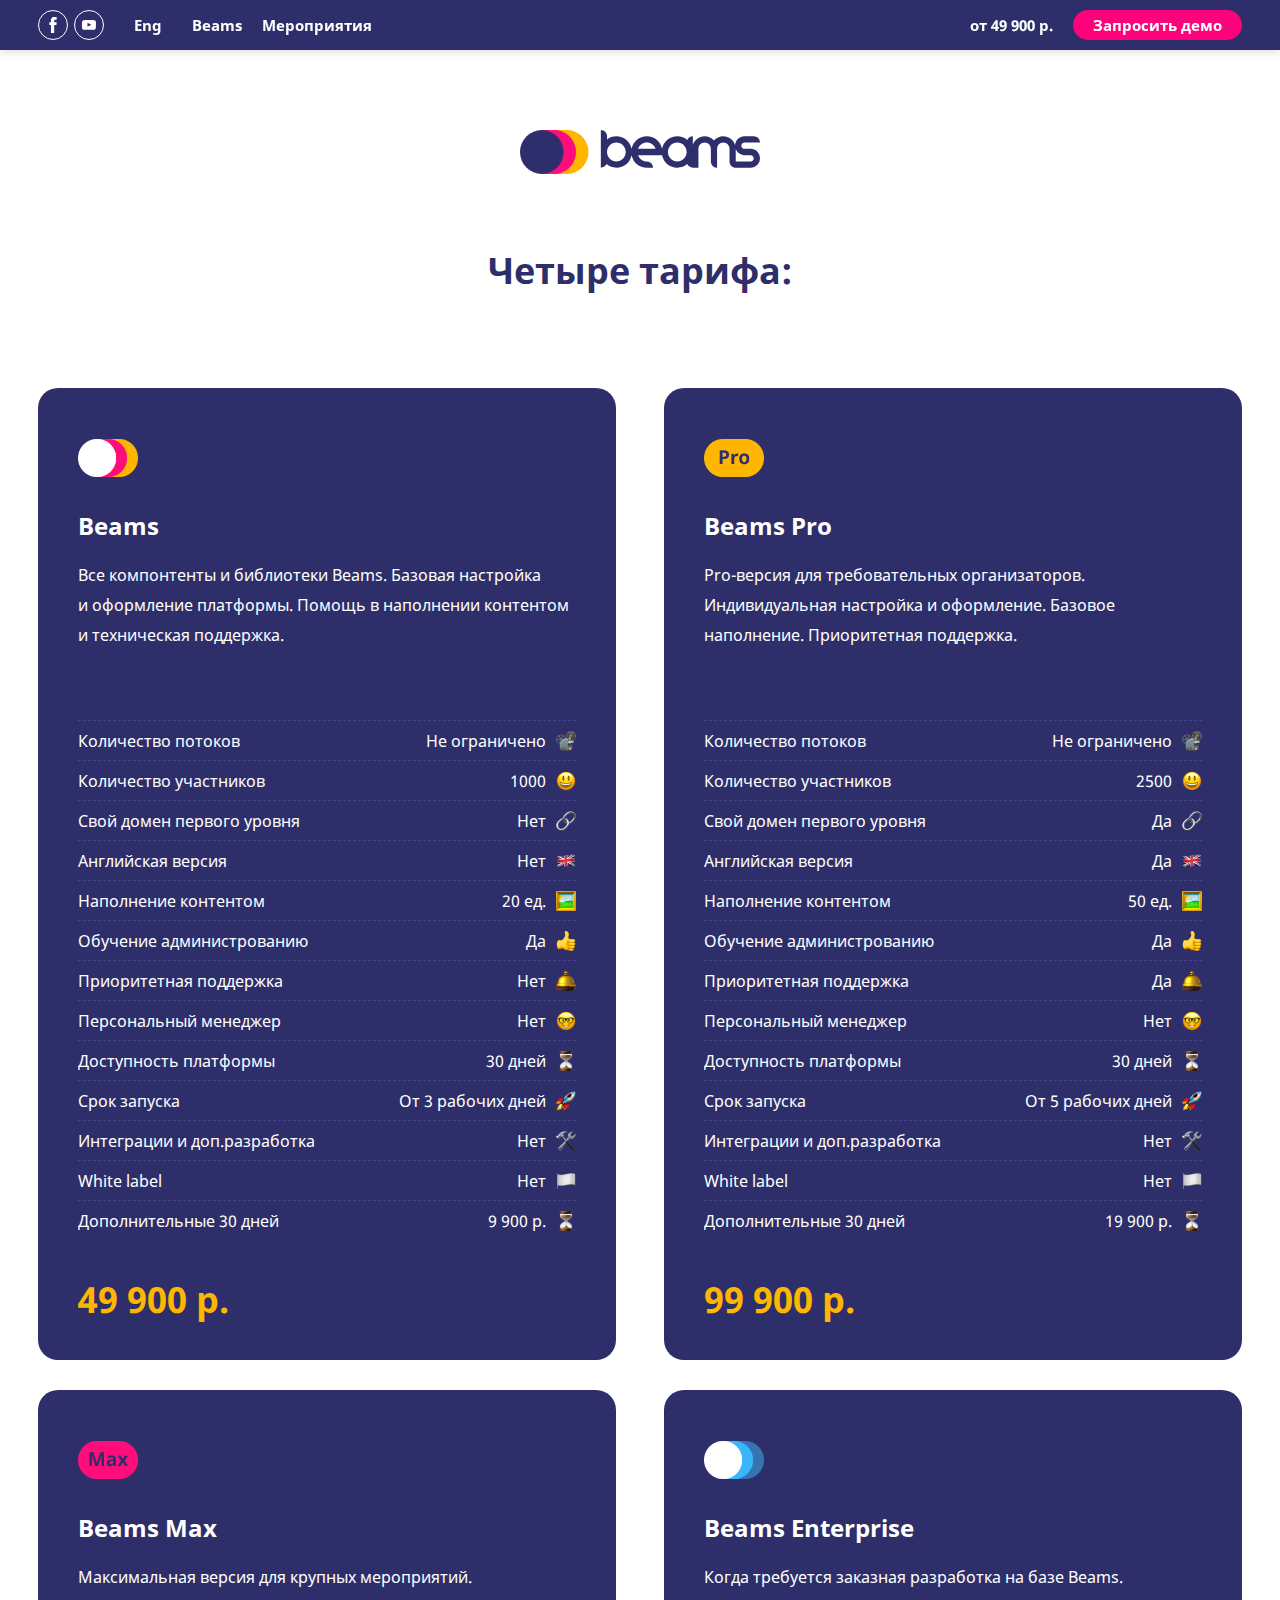
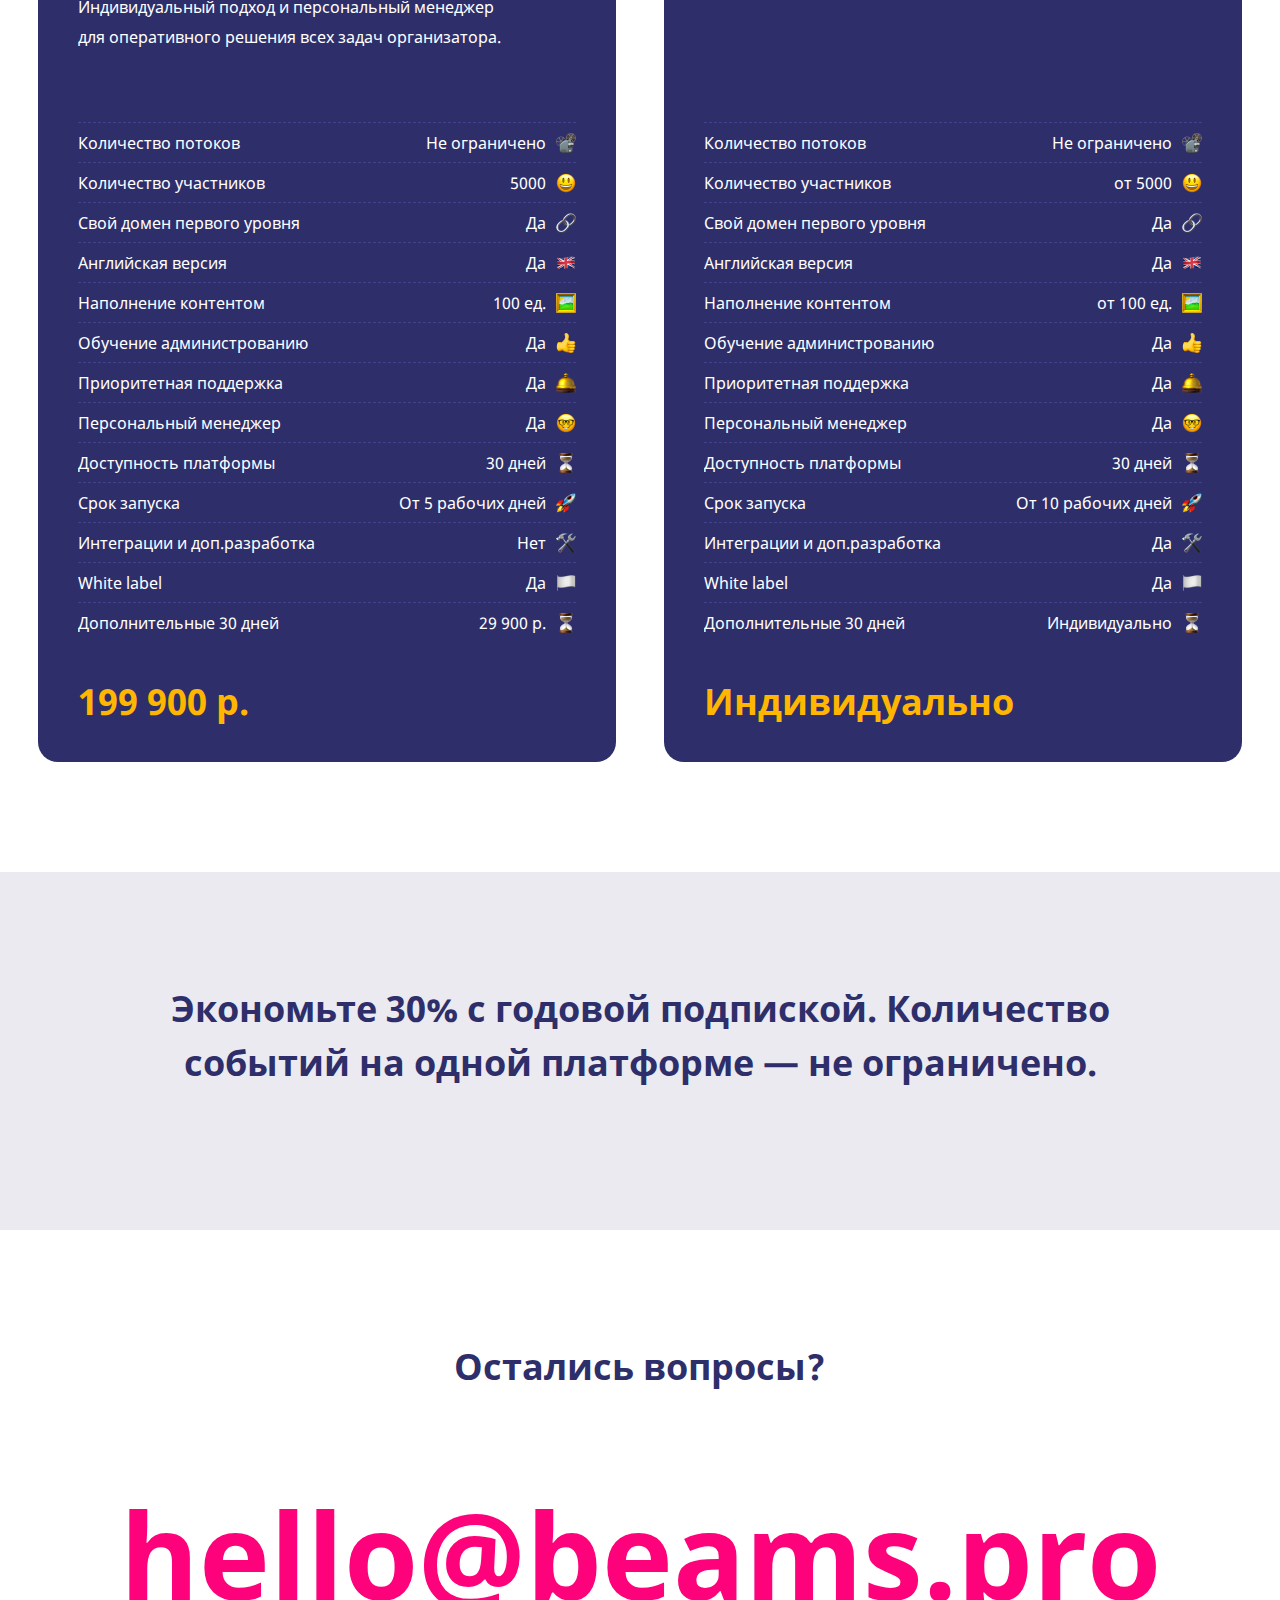
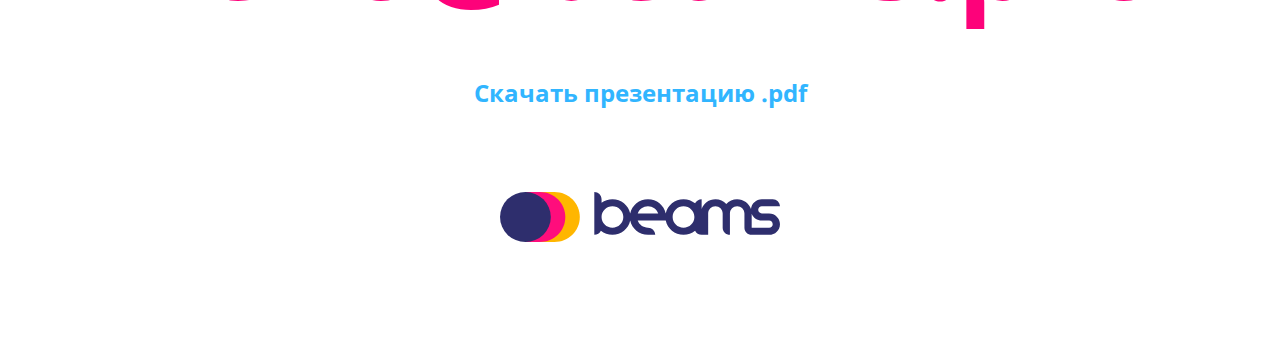
<file: 2s/price/index.html>
<!DOCTYPE html>
<html>

<head>

	<meta http-equiv="Content-Type" content="text/html; charset=UTF-8">
	<title>Цены — Beams :: Платформа для онлайн и гибридных мероприятий</title>
	<meta name="Author" CONTENT="Powered by Beams">
	<link rel="shortcut icon" href="../favicon.ico" type="image/x-icon"> 
	<meta name="keywords" content="">
	<meta name="description" content="Нам доверяют организаторы амбициозных event-проектов с участием спикеров крупнейших компаний: Яндекс, Microsoft, Facebook, Google, Nike, ВКонтакте, OneTwoTrip, Сбербанк, American Express и другие.">
    <link rel="stylesheet" type="text/css" href="../css/styles.css">
    <link rel="stylesheet" type="text/css" href="../css/main.css">
    <link rel="stylesheet" type="text/css" href="../css/fonts.css">
    <link rel="stylesheet" type="text/css" href="../css/pages.css">
    <link rel="stylesheet" type="text/css" href="../css/adaptive.css">
    
    <meta name="viewport" content="width=device-width, minimum-scale=1, maximum-scale=1, minimal-ui"/>
    
    <meta property="og:title" content="Beams">
    <meta property="og:description" content="Online and hybrid events">
    <meta property="og:site_name" content="Beams">
    <meta property="og:url" content="https://beams.pro/">
    <meta property="og:image" content="../beams.png">

    <meta name="twitter:card" content="summary_large_image">
    <meta property="twitter:title" content="Beams">
    <meta property="twitter:description" content="Online and hybrid events">
    <meta property="twitter:url" content="https://beams.pro/">
    <meta property="twitter:image" content="../beams.png">

    <meta property="vk:image" content="../beams.png">
    
    <script src="../menu.js"></script>

	<script src="../js/j1.js"></script>
	<script src="../js/j2.js"></script>
    <script src="../js/site.js"></script>
    
    <script>

        $(function(){
            $(".menu_move_to").click(function(){
                rel = $(this).attr("rel");
                element = this
                move_to = 0;
                if(rel != ""){
                    var offset = $("#" + rel).offset();
                    move_to = offset.top;
                }
                $("html, body").stop().animate({
                        scrollTop: move_to + "px"
                    }, 1000 , function(){
                        history.pushState(rel, $(element).text());
                        window.location.hash = rel;
                    });
                return false;
            });

            $(window).scroll(function(){
                    var items = Array();
                    $(".mixxcontent .menu_move_to").each(function(i,e){
                        items.push(e);
                    }); 
                    aaa = items.reverse();
                    $(aaa).each(function(i1,e1){
                        r1 = $(e1).attr("rel");
                        if(r1 != ""){
                            console.log($(aaa).text());
                            os1 = $("#" + r1).offset();
                            s1 = $(window).scrollTop();
                            if(os1.top >= s1){
                                $(aaa).removeClass("active");   
                                $(e1).addClass("active");
                            }
                        }
                    });
            });
        });

    </script>
    
</head>

<body>
    
    <div class="top_bar">
        <div onclick="mobilemenu()" class="top_burder" id="burger_menu"><img src="../img/burger.svg"></div>
		<div class="top_socials">
			<a href="https://www.facebook.com/groups/1816464185182390" target="_blank" class="top_social"><img src="../img/fb.svg"></a>
			<a href="https://www.youtube.com/channel/UCyKF0uY6mKqTe4wx2fUOESQ" target="_blank" class="top_social"><img src="../img/yt.svg"></a>
		</div>
        <a href="../en/" class="top_en font_bold">Eng</a>
        <div class="top_bar_menu">
            <a href="../" class="font_bold">Beams</a>
        </div>
        <div class="top_bar_menu">
            <a href="../events" class="font_bold">Мероприятия</a>
        </div>
        <a href="../#order" rel="order" class="top_bar_but font_bold menu_move_to">Запросить демо</a>
        <!--<a href="../price/" class="top_bar_but_a font_bold">Смотреть цены<span class="top_price">от 49 000 р.</span></a>-->
        <div class="top_bar_price font_bold">от 49 900 р.</div>
        <div class="cle"></div>
    </div>
    
    <div class="top_mobile_menu" id="top_mobile">
        <a href="../" class="top_mobile_menu_a font_bold">Beams</a>
        <a href="../events" class="top_mobile_menu_a go_active font_bold">Мероприятия</a>
    </div>
    
    <div class="top_bar_place" id="beams"></div>
    
    <!--<a href="#" class="top_att_but font_bold">Приглашем на Beams Conf: конференция об организации онлайн и гибридных мероприятий</a>-->
    
    <div class="main_block">
        <div class="main_block_inside">
            <a href="../"><div class="main_logo_center"><img src="../img/logo.svg"></div></a>
            <a href="../" class="main_logo_center_mobile"><img src="../img/logo_mini.svg"></a>
            <div class="title_superbig_center font_bold">
                Четыре тарифа:
            </div>
            <div>
                <div class="price_halfcase font_mid inprice">
					<div class="main_events_pic go_big"><img src="../img/beams_price.png"></div>
                    <div class="title_mid font_bold">Beams</div>
                    <div class="price_halfcase_text font_mid">
                        Все компонтенты и&nbsp;библиотеки Beams. Базовая настройка и&nbsp;оформление платформы. Помощь в&nbsp;наполнении контентом и&nbsp;техническая поддержка.
                    </div>
                    
                    <div class="price_halfcase_lineoption">
                        Количество потоков
                        <div class="price_halfcase_lineoption_yn">Не ограничено</div>
                        <div class="price_halfcase_lineoption_yn_ico"><img src="../img/price_camera.png"></div>
                    </div>
                    <div class="price_halfcase_lineoption">
                        Количество участников
                        <div class="price_halfcase_lineoption_yn">1000</div>
                        <div class="price_halfcase_lineoption_yn_ico"><img src="../img/price_smile.png"></div>
                    </div>
					<div class="price_halfcase_lineoption">
                        Свой домен первого уровня
                        <div class="price_halfcase_lineoption_yn">Нет</div>
                        <div class="price_halfcase_lineoption_yn_ico"><img src="../img/price_domain.png"></div>
                    </div>
					<div class="price_halfcase_lineoption">
                        Английская версия
                        <div class="price_halfcase_lineoption_yn">Нет</div>
                        <div class="price_halfcase_lineoption_yn_ico"><img src="../img/price_eng.png"></div>
                    </div>
					<div class="price_halfcase_lineoption">
                        Наполнение контентом
                        <div class="price_halfcase_lineoption_yn">20 ед.</div>
                        <div class="price_halfcase_lineoption_yn_ico"><img src="../img/price_con.png"></div>
                    </div>
					<div class="price_halfcase_lineoption">
                        Обучение администрованию
                        <div class="price_halfcase_lineoption_yn">Да</div>
                        <div class="price_halfcase_lineoption_yn_ico"><img src="../img/price_yes.png"></div>
                    </div>
					<div class="price_halfcase_lineoption">
                        Приоритетная поддержка
                        <div class="price_halfcase_lineoption_yn">Нет</div>
                        <div class="price_halfcase_lineoption_yn_ico"><img src="../img/price_sup.png"></div>
                    </div>
					<div class="price_halfcase_lineoption">
                        Персональный менеджер
                        <div class="price_halfcase_lineoption_yn">Нет</div>
                        <div class="price_halfcase_lineoption_yn_ico"><img src="../img/price_manager.png"></div>
                    </div>
					<div class="price_halfcase_lineoption">
                        Доступность платформы
                        <div class="price_halfcase_lineoption_yn">30 дней</div>
                        <div class="price_halfcase_lineoption_yn_ico"><img src="../img/price_time.png"></div>
                    </div>
					<div class="price_halfcase_lineoption">
                        Срок запуска
                        <div class="price_halfcase_lineoption_yn">От 3 рабочих дней</div>
                        <div class="price_halfcase_lineoption_yn_ico"><img src="../img/price_rocket.png"></div>
                    </div>
					<div class="price_halfcase_lineoption">
                        Интеграции и доп.разработка
                        <div class="price_halfcase_lineoption_yn">Нет</div>
                        <div class="price_halfcase_lineoption_yn_ico"><img src="../img/price_int.png"></div>
                    </div>
					<div class="price_halfcase_lineoption">
                        White label
                        <div class="price_halfcase_lineoption_yn">Нет</div>
                        <div class="price_halfcase_lineoption_yn_ico"><img src="../img/price_white.png"></div>
                    </div>
					<div class="price_halfcase_lineoption">
                        Дополнительные 30 дней
                        <div class="price_halfcase_lineoption_yn">9 900 р.</div>
                        <div class="price_halfcase_lineoption_yn_ico"><img src="../img/price_time.png"></div>
                    </div>
                    <div class="price_halfcase_num inprice font_bold">49 900 р.</div>
                </div>
				
				<div class="price_halfcase font_mid inprice">
					<div class="main_events_pic go_big"><img src="../img/beams_price_pro.png"></div>
                    <div class="title_mid font_bold">Beams Pro</div>
                    <div class="price_halfcase_text font_mid">
                        Pro-версия для&nbsp;требовательных организаторов. Индивидуальная настройка и&nbsp;оформление. Базовое наполнение. Приоритетная поддержка.
                    </div>
                    
                    <div class="price_halfcase_lineoption">
                        Количество потоков
                        <div class="price_halfcase_lineoption_yn">Не ограничено</div>
                        <div class="price_halfcase_lineoption_yn_ico"><img src="../img/price_camera.png"></div>
                    </div>
                    <div class="price_halfcase_lineoption">
                        Количество участников
                        <div class="price_halfcase_lineoption_yn">2500</div>
                        <div class="price_halfcase_lineoption_yn_ico"><img src="../img/price_smile.png"></div>
                    </div>
					<div class="price_halfcase_lineoption">
                        Свой домен первого уровня
                        <div class="price_halfcase_lineoption_yn">Да</div>
                        <div class="price_halfcase_lineoption_yn_ico"><img src="../img/price_domain.png"></div>
                    </div>
					<div class="price_halfcase_lineoption">
                        Английская версия
                        <div class="price_halfcase_lineoption_yn">Да</div>
                        <div class="price_halfcase_lineoption_yn_ico"><img src="../img/price_eng.png"></div>
                    </div>
					<div class="price_halfcase_lineoption">
                        Наполнение контентом
                        <div class="price_halfcase_lineoption_yn">50 ед.</div>
                        <div class="price_halfcase_lineoption_yn_ico"><img src="../img/price_con.png"></div>
                    </div>
					<div class="price_halfcase_lineoption">
                        Обучение администрованию
                        <div class="price_halfcase_lineoption_yn">Да</div>
                        <div class="price_halfcase_lineoption_yn_ico"><img src="../img/price_yes.png"></div>
                    </div>
					<div class="price_halfcase_lineoption">
                        Приоритетная поддержка
                        <div class="price_halfcase_lineoption_yn">Да</div>
                        <div class="price_halfcase_lineoption_yn_ico"><img src="../img/price_sup.png"></div>
                    </div>
					<div class="price_halfcase_lineoption">
                        Персональный менеджер
                        <div class="price_halfcase_lineoption_yn">Нет</div>
                        <div class="price_halfcase_lineoption_yn_ico"><img src="../img/price_manager.png"></div>
                    </div>
					<div class="price_halfcase_lineoption">
                        Доступность платформы
                        <div class="price_halfcase_lineoption_yn">30 дней</div>
                        <div class="price_halfcase_lineoption_yn_ico"><img src="../img/price_time.png"></div>
                    </div>
					<div class="price_halfcase_lineoption">
                        Срок запуска
                        <div class="price_halfcase_lineoption_yn">От 5 рабочих дней</div>
                        <div class="price_halfcase_lineoption_yn_ico"><img src="../img/price_rocket.png"></div>
                    </div>
					<div class="price_halfcase_lineoption">
                        Интеграции и доп.разработка
                        <div class="price_halfcase_lineoption_yn">Нет</div>
                        <div class="price_halfcase_lineoption_yn_ico"><img src="../img/price_int.png"></div>
                    </div>
					<div class="price_halfcase_lineoption">
                        White label
                        <div class="price_halfcase_lineoption_yn">Нет</div>
                        <div class="price_halfcase_lineoption_yn_ico"><img src="../img/price_white.png"></div>
                    </div>
					<div class="price_halfcase_lineoption">
                        Дополнительные 30 дней
                        <div class="price_halfcase_lineoption_yn">19 900 р.</div>
                        <div class="price_halfcase_lineoption_yn_ico"><img src="../img/price_time.png"></div>
                    </div>
                    <div class="price_halfcase_num inprice font_bold">99 900 р.</div>
                </div>
				
				<div class="price_halfcase font_mid inprice">
					<div class="main_events_pic go_big"><img src="../img/beams_price_max.png"></div>
                    <div class="title_mid font_bold">Beams Max</div>
                    <div class="price_halfcase_text font_mid">
                        Максимальная версия для&nbsp;крупных мероприятий. Индивидуальный подход и&nbsp;персональный менеджер для&nbsp;оперативного решения всех задач организатора.
                    </div>
                    
                    <div class="price_halfcase_lineoption">
                        Количество потоков
                        <div class="price_halfcase_lineoption_yn">Не ограничено</div>
                        <div class="price_halfcase_lineoption_yn_ico"><img src="../img/price_camera.png"></div>
                    </div>
                    <div class="price_halfcase_lineoption">
                        Количество участников
                        <div class="price_halfcase_lineoption_yn">5000</div>
                        <div class="price_halfcase_lineoption_yn_ico"><img src="../img/price_smile.png"></div>
                    </div>
					<div class="price_halfcase_lineoption">
                        Свой домен первого уровня
                        <div class="price_halfcase_lineoption_yn">Да</div>
                        <div class="price_halfcase_lineoption_yn_ico"><img src="../img/price_domain.png"></div>
                    </div>
					<div class="price_halfcase_lineoption">
                        Английская версия
                        <div class="price_halfcase_lineoption_yn">Да</div>
                        <div class="price_halfcase_lineoption_yn_ico"><img src="../img/price_eng.png"></div>
                    </div>
					<div class="price_halfcase_lineoption">
                        Наполнение контентом
                        <div class="price_halfcase_lineoption_yn">100 ед.</div>
                        <div class="price_halfcase_lineoption_yn_ico"><img src="../img/price_con.png"></div>
                    </div>
					<div class="price_halfcase_lineoption">
                        Обучение администрованию
                        <div class="price_halfcase_lineoption_yn">Да</div>
                        <div class="price_halfcase_lineoption_yn_ico"><img src="../img/price_yes.png"></div>
                    </div>
					<div class="price_halfcase_lineoption">
                        Приоритетная поддержка
                        <div class="price_halfcase_lineoption_yn">Да</div>
                        <div class="price_halfcase_lineoption_yn_ico"><img src="../img/price_sup.png"></div>
                    </div>
					<div class="price_halfcase_lineoption">
                        Персональный менеджер
                        <div class="price_halfcase_lineoption_yn">Да</div>
                        <div class="price_halfcase_lineoption_yn_ico"><img src="../img/price_manager.png"></div>
                    </div>
					<div class="price_halfcase_lineoption">
                        Доступность платформы
                        <div class="price_halfcase_lineoption_yn">30 дней</div>
                        <div class="price_halfcase_lineoption_yn_ico"><img src="../img/price_time.png"></div>
                    </div>
					<div class="price_halfcase_lineoption">
                        Срок запуска
                        <div class="price_halfcase_lineoption_yn">От 5 рабочих дней</div>
                        <div class="price_halfcase_lineoption_yn_ico"><img src="../img/price_rocket.png"></div>
                    </div>
					<div class="price_halfcase_lineoption">
                        Интеграции и доп.разработка
                        <div class="price_halfcase_lineoption_yn">Нет</div>
                        <div class="price_halfcase_lineoption_yn_ico"><img src="../img/price_int.png"></div>
                    </div>
					<div class="price_halfcase_lineoption">
                        White label
                        <div class="price_halfcase_lineoption_yn">Да</div>
                        <div class="price_halfcase_lineoption_yn_ico"><img src="../img/price_white.png"></div>
                    </div>
					<div class="price_halfcase_lineoption">
                        Дополнительные 30 дней
                        <div class="price_halfcase_lineoption_yn">29 900 р.</div>
                        <div class="price_halfcase_lineoption_yn_ico"><img src="../img/price_time.png"></div>
                    </div>
                    <div class="price_halfcase_num inprice font_bold">199 900 р.</div>
                </div>
				
				<div class="price_halfcase font_mid inprice">
					<div class="main_events_pic go_big"><img src="../img/beams_price_enter.png"></div>
                    <div class="title_mid font_bold">Beams Enterprise</div>
                    <div class="price_halfcase_text font_mid">
                        Когда требуется заказная разработка на базе Beams.
                    </div>
                    
                    <div class="price_halfcase_lineoption">
                        Количество потоков
                        <div class="price_halfcase_lineoption_yn">Не ограничено</div>
                        <div class="price_halfcase_lineoption_yn_ico"><img src="../img/price_camera.png"></div>
                    </div>
                    <div class="price_halfcase_lineoption">
                        Количество участников
                        <div class="price_halfcase_lineoption_yn">от 5000</div>
                        <div class="price_halfcase_lineoption_yn_ico"><img src="../img/price_smile.png"></div>
                    </div>
					<div class="price_halfcase_lineoption">
                        Свой домен первого уровня
                        <div class="price_halfcase_lineoption_yn">Да</div>
                        <div class="price_halfcase_lineoption_yn_ico"><img src="../img/price_domain.png"></div>
                    </div>
					<div class="price_halfcase_lineoption">
                        Английская версия
                        <div class="price_halfcase_lineoption_yn">Да</div>
                        <div class="price_halfcase_lineoption_yn_ico"><img src="../img/price_eng.png"></div>
                    </div>
					<div class="price_halfcase_lineoption">
                        Наполнение контентом
                        <div class="price_halfcase_lineoption_yn">от 100 ед.</div>
                        <div class="price_halfcase_lineoption_yn_ico"><img src="../img/price_con.png"></div>
                    </div>
					<div class="price_halfcase_lineoption">
                        Обучение администрованию
                        <div class="price_halfcase_lineoption_yn">Да</div>
                        <div class="price_halfcase_lineoption_yn_ico"><img src="../img/price_yes.png"></div>
                    </div>
					<div class="price_halfcase_lineoption">
                        Приоритетная поддержка
                        <div class="price_halfcase_lineoption_yn">Да</div>
                        <div class="price_halfcase_lineoption_yn_ico"><img src="../img/price_sup.png"></div>
                    </div>
					<div class="price_halfcase_lineoption">
                        Персональный менеджер
                        <div class="price_halfcase_lineoption_yn">Да</div>
                        <div class="price_halfcase_lineoption_yn_ico"><img src="../img/price_manager.png"></div>
                    </div>
					<div class="price_halfcase_lineoption">
                        Доступность платформы
                        <div class="price_halfcase_lineoption_yn">30 дней</div>
                        <div class="price_halfcase_lineoption_yn_ico"><img src="../img/price_time.png"></div>
                    </div>
					<div class="price_halfcase_lineoption">
                        Срок запуска
                        <div class="price_halfcase_lineoption_yn">От 10 рабочих дней</div>
                        <div class="price_halfcase_lineoption_yn_ico"><img src="../img/price_rocket.png"></div>
                    </div>
					<div class="price_halfcase_lineoption">
                        Интеграции и доп.разработка
                        <div class="price_halfcase_lineoption_yn">Да</div>
                        <div class="price_halfcase_lineoption_yn_ico"><img src="../img/price_int.png"></div>
                    </div>
					<div class="price_halfcase_lineoption">
                        White label
                        <div class="price_halfcase_lineoption_yn">Да</div>
                        <div class="price_halfcase_lineoption_yn_ico"><img src="../img/price_white.png"></div>
                    </div>
					<div class="price_halfcase_lineoption">
                        Дополнительные 30 дней
                        <div class="price_halfcase_lineoption_yn">Индивидуально</div>
                        <div class="price_halfcase_lineoption_yn_ico"><img src="../img/price_time.png"></div>
                    </div>
                    <div class="price_halfcase_num inprice font_bold">Индивидуально</div>
                </div>
				
                <div class="cle"></div>
            </div>
			
			
			
        </div>
    </div>
	
	<div class="main_block go_bg">
		<div class="title_superbig_center go_price font_bold">
                Экономьте 30% с&nbsp;годовой&nbsp;подпиской. Количество событий на&nbsp;одной платформе —&nbsp;не&nbsp;ограничено.
            </div>
	</div>
    
    <!--<div class="footer_line"></div>-->
    <div class="main_block go_footer">
        <div class="main_block_inside">
            <div class="title_superbig_center font_bold">
                Остались вопросы?
            </div>
            <a href="mailto:hello@beams.pro" class="super_big_email font_bold">hello@beams.pro</a>
            <a href="../beams.pdf" target="_blank" class="download_pdf font_bold">Скачать презентацию .pdf</a>
            <div class="footer_logo"><img src="../img/logo.svg"></div>
        </div>
    </div>
    

</body>
</html>
</file>
<file: main.css>
@charset "UTF-8";

html{
	width: 100%;
	height: 100%;	
}

body{ 
	width: 100%;
	height: 100%;
	background-color: #FFF;
	width: 100%;
	height: 100%;
	margin: 0px;
	padding: 0px;
	text-decoration: none;
	font-family: font_reg, Tahoma, sans-serif;
    color: #000;
	font-size: 15px;
	line-height: 20px;
}

a{
	text-decoration: none;
    transition: all 0.3s;
}

sup{
	line-height: 0;	
	font-family: font_reg, Tahoma, sans-serif;
}

img{
	border: none;
	display: block;	
}

@font-face {
    font-family: "font_reg";
    src: url("fonts/font_reg.ttf"); 
}

@font-face {
    font-family: "font_bold";
    src: url("fonts/font_bold.ttf"); 
}

.font_reg{
    font-family: font_reg, Tahoma, sans-serif !important;
}

.font_bold{
    font-family: font_bold, Tahoma, sans-serif !important;
}

.font_white{
    color: #FFF;
}

.font_purple{
    color: #2E2E6D;
}

.font_red{
    color: #FF0D7C;
}

.font_orange{
    color: #FFB600;
}

.cle{
	clear: both;	
}

.is_hidden {
	display: none;
}

.fixed_bg{
	position: fixed;
	top: 0;
	left: 0;
	width: 100%;
	height: 100%;
	background: url("img/bg.jpg") top center no-repeat;
	background-size: cover;
	z-index: 1;
}

.top_bar{
	display: block;
	position: fixed;
	top: 0;
	left: 0;
	width: 100%;
	height: 70px;
	padding: 0 40px;
	background-color: #FFF;
	box-shadow: 0 0 20px rgba(0,0,0,0.1);
	box-sizing: border-box;
	z-index: 99;
}

.top_logo{
	float: left;
	height: 30px;
	padding-top: 20px;
}

.top_logo img{
	display: block;
	height: 30px;
	width: auto;
}

.top_bar_line{
	float: left;
	width: 2px;
	height: 40px;
	background-color: #EAEAEF;
	margin: 15px 40px;
	border-radius: 1px;
}

.top_bar_menu{
	display: block;
	float: left;
	font-size: 16px;
	line-height: 50px;
	color: #2E2E6D;
	margin-top: 10px;
	margin-right: 30px;
	opacity: 0.5;
	transition: all 0.3s;
}

.top_bar_menu:hover{
	color: #FFB600;
	opacity: 1;
}

.top_bar_menu.go_active{
	font-family: font_bold, Tahoma, sans-serif !important;
	opacity: 1;
}

.top_bar_menu.go_active:hover{
	color: #2E2E6D;
}

.top_but{
	display: block;
	float: right;
	width: 180px;
	height: 40px;
	background-color: #FF0D7C;
	text-align: center;
	color: #FFF;
	font-size: 16px;
	line-height: 40px;
	border-radius: 20px;
	margin-left: 10px;
	margin-top: 15px;
	transition: all 0.3s;
	cursor: pointer;
}

.top_but:hover{
	color: #000;
	background-color: #FFb600;
}

.top_but_call{
	display: block;
	float: right;
	width: 120px;
	height: 40px;
	background-color: #EAEAEF;
	text-align: center;
	color: #2E2E6D;
	font-size: 16px;
	line-height: 40px;
	border-radius: 20px;
	margin-left: 20px;
	margin-top: 15px;
	transition: all 0.3s;
	cursor: pointer;
}

.top_but_call:hover{
	color: #000;
	background-color: #FFb600;
}

.top_global{
	float: right;
	display: block;
	width: 20px;
	height: 20px;
	margin-top: 25px;
	opacity: 0.5;
	transition: opacity 0.3s;
	cursor: pointer;
}

.top_global:hover{
	opacity: 1;
}

.top_global img{
	display: block;
	width: 20px;
	height: 20px;
}

.main_content{
	position: relative;
	width: 100%;
	z-index: 2;
}

.main_stage{
	width: 100%;
	padding-top: 140px;
}

.big_title{
	width: 80%;
	margin: 0 auto;
	text-align: center;
	font-size: 60px;
	line-height: 80px;
	margin-bottom: 30px;
}

.big_subtitle{
	width: 80%;
	margin: 0 auto;
	text-align: center;
	font-size: 24px;
	line-height: 36px;
	margin-bottom: 50px;
	opacity: 0.5;
}

.main_buts{
	text-align: center;
	margin-bottom: 30px;
}

.main_buts.no_text{
	margin-bottom: 80px;
}

.main_but{
	display: inline-block;
	width: 240px;
	height: 50px;
	text-align: center;
	color: #FFF;
	font-size: 16px;
	line-height: 50px;
	background-color: #FF0D7C;
	border-radius: 25px;
	margin: 0 10px;
	box-shadow: 0 0 20px rgba(255,13,124,0.4);
}

.main_but:hover{
	color: #000;
	background-color: #FFB600;
	box-shadow: none;
}

.main_but.go_price{
	color: #2E2E6D;
	background-color: #FFF;
	box-shadow: 0 0 20px rgba(0,0,0,0.1);
}

.main_but.go_price:hover{
	color: #000;
	background-color: #FFB600;
	box-shadow: none;
}

.main_but.go_center{
	display: block;
	margin: 0 auto;
}

.main_but.go_center_white{
	display: block;
	margin: 0 auto;
}

.main_but.go_center_white:hover{
	color: #000;
	background-color: #FFB600;
	box-shadow: none;
}

.main_buts_text{
	text-align: center;
	font-size: 12px;
	opacity: 0.3;
	width: 80%;
	margin: 0 auto;
	margin-bottom: 60px;
}

.profits_block{
	display: grid;
	grid-template-columns: 1fr 1fr 1fr;
	column-gap: 50px;
	width: 100%;
	margin-bottom: 60px;
}

.profit_case{
	position: relative;
	display: block;
	float: left;
	width: 380px;
	height: 100px;
	padding-left: 100px;
	padding-top: 20px;
	box-sizing: border-box;
	border-radius: 20px;
	color: #FFF;
	font-size: 16px;
	line-height: 24px;
	background-color: #2E2E6D;
}

.profit_case_ico{
	display: block;
	position: absolute;
	top: 20px;
	left: 20px;
	width: 60px;
	height: 60px;
}

.profit_case_ico img{
	display: block;
	width: 100%;
	height: auto;
}

.profit_title{
	font-size: 22px;
	line-height: 30px;
	margin-bottom: 2px;
}

.profit_text{
	opacity: 0.5;
}

.main_pic{
	display: block;
	position: relative;
	height: 490px;
	margin: 0 auto;
	z-index: 3;
}

.main_pic_central_pic{
	display: block;
	position: absolute;
	top: 0;
	left: 120px;
	width: 840px;
	height: 490px;
	overflow: hidden;
	border-radius: 6px;
	box-shadow: 0 0 20px rgba(0,0,0,0.1);
	z-index: 1;
}

.main_pic_central_pic img{
	display: block;
	width: 100%;
	height: auto;
}

.main_pic_mobile{
	display: block;
	position: absolute;
	bottom: 0;
	right: 100px;
	width: 222px;
	height: 420px;
	overflow: hidden;
	border-radius: 6px;
	box-shadow: 0 0 20px rgba(0,0,0,0.1);
	z-index: 2;
}

.main_pic_mobile img{
	display: block;
	width: auto;
	height: 100%;
}

.main_pic_3blocks{
	position: absolute;
	top: 80px;
	left: 0;
	z-index: 4;
}

.main_pic_3block{
	width: 160px;
	height: 60px;
	padding: 20px;
	box-sizing: border-box;
	margin-bottom: 20px;
	background-color: #FFF;
	border-radius: 14px;
	font-size: 18px;
	line-height: 20px;
	box-shadow: 0 0 20px rgba(0,0,0,0.1);
}

.main_pic_connect{
	position: absolute;
	top: 0;
	right: 0;
	width: 160px;
	border-radius: 14px;
	overflow: hidden;
	box-shadow: 0 0 20px rgba(0,0,0,0.1);
	z-index: 4;
}

.main_pic_connect img{
	display: block;
	width: 100%;
	height: auto;
}

.content_block{
	position: relative;
	width: 100%;
	padding: 60px 0;
	background-color: #FFF;
	z-index: 1;
}

.content_block.go_pad{
	padding: 80px 0;
}

.content_block.go_dark{
	background-color: #2E2E6D;
}

.content_block.go_light{
	background-color: #EAEAEF;
}

.content_block.go_clients{
	padding-top: 140px;
	margin-top: -60px;
}

.content_block_reviews{
	width: 100%;
	padding: 100px 0;
	background-color: #000;
	background-image: url("img/bg_reviews.jpg");
	background-position: center;
	background-repeat: no-repeat;
	background-size: cover;
}

.review_case{
	position: relative;
	width: 810px;
	height: 500px;
	padding: 40px;
	font-size: 36px;
	line-height: 54px;
	box-sizing: border-box;
	background-color: #FFF;
	border-radius: 20px;
}

.review_case_who{
	position: absolute;
	bottom: 40px;
	left: 40px;
	color: #2E2E6D;
	font-size: 24px;
	line-height: 40px;
	opacity: 0.5;
}

.review_case_who_logo{
	position: absolute;
	bottom: 40px;
	left: 40px;
	height: 60px;
	border-left: 2px solid #EAEAEF;
}

.review_case_who_logo img{
	display: block;
	height: 60px;
	width: auto;
}

.review_case_pad{
	position: absolute;
	bottom: 40px;
	right: 40px;
	height: 40px;
}

.review_case_icos{
	display: inline-block;
	width: 40px;
	height: 40px;

	cursor: pointer;
	transition: all 0.2s;
}

.review_case_icos:hover {
	transform: scale(0.8);
}

.review_case_icos img{
	display: block;
	width: 40px;
	height: auto;
}

.review_case_icopads {
	display: inline-block;
}

.review_case_icopad{
	display: block;
	float: right;
	width: 10px;
	height: 10px;
	background-color: #2E2E6D;
	margin: 15px 10px;
	border-radius: 5px;
	opacity: 0.5;
	cursor: pointer;
	transition: opacity 0.3s;
}

.review_case_icopad:hover{
	opacity: 1;
}

.review_case_icopad.go_active{
	opacity: 1;
}

.content_inside{
	width: 1240px;
	margin: 0 auto;
}

.block_title{
	width: 90%;
	margin: 0 auto;
	text-align: center;
	font-size: 30px;
	line-height: 48px;
	margin-bottom: 50px;
}

.block_title.go_left{
	text-align: left;
}

.block_title_submenu{
	text-align: center;
	font-size: 16px;
	line-height: 30px;
	margin-bottom: 40px;
}

.block_title_submenu_a{
	display: inline-block;
	color: #2E2E6D;
	margin: 0 20px;
	margin-bottom: 20px;
	opacity: 0.5;
}

.block_title_submenu_a:hover{
	color: #FFB600;
	opacity: 1;
}

.block_title_submenu_a.go_active{
	color: #FFF;
	background-color: #2E2E6D;
	opacity: 1;
	padding: 0 20px;
	border-radius: 6px;
	font-family: font_bold, Tahoma, sans-serif !important;
}

.block_title_submenu_a.go_white{
	color: #FFF;
}

.block_title_submenu_a.go_white:hover{
	color: #FFB600;
}

.block_title_submenu_a.go_white.go_active{
	color: #2E2E6D;
	background-color: #FFF;
	opacity: 1;
	padding: 0 20px;
	border-radius: 6px;
	font-family: font_bold, Tahoma, sans-serif !important;
}

.clients_block{
	text-align: center;
}

.clients_title{
	text-align: center;
	font-size: 18px;
	margin-bottom: 30px;
	opacity: 0.3;
}

.client_logo{
	display: inline-block;
	width: 160px;
	height: 80px;
	margin: 0 20px;
}

.client_logo img{
	display: block;
	width: 100%;
	height: auto;
}

.oppo_case{
	width: 100%;
	height: 520px;
	margin-bottom: 40px;
}

.oppo_case.go_white{
	color: #fff;
}

.oppo_case_desc{
	position: relative;
	float: left;
	width: 360px;
	height: 520px;
	padding-right: 50px;
	box-sizing: border-box;
}

.oppo_case_desc.go_revert{
	padding-left: 50px;
	padding-right: 0;
}

.oppo_icons{
	width: 200px;
	margin-bottom: 20px;
}

.oppo_ico{
	float: left;
	display: block;
	width: 80px;
	height: 80px;
	padding: 15px;
	box-sizing: border-box;
	background-color: #EAEAEF;
	border-radius: 20px;
	margin-right: 10px;
	margin-bottom: 10px;
	overflow: hidden;
}

.oppo_ico img{
	display: block;
	width: 100%;
	height: auto;
}

.oppo_ico.go_white{
	background-color: #FFF;
}

.oppo_ico.go_logo{
	padding: 0;
	width: 160px;
}

.oppo_case_pic{
	float: right;
	width: 810px;
	height: 520px;
	background-color: #000;
	border-radius: 10px;
}

.oppo_case_pic.go_revert{
	float: left;
	margin-right: 0;
}

.case_list {
	display: grid;
	grid-template-columns: 1fr 1fr 1fr;
	column-gap: 50px;
}

.case_one{
	display: inline-block;
	position: relative;
	width: 380px;
	height: 340px;
	padding: 30px 40px;
	box-sizing: border-box;
	margin-bottom: 50px;
	border-radius: 20px;
	background-color: #FFF;
	overflow: hidden;
	/*box-shadow: 0 0 20px rgba(0,0,0,0.1);*/
}

.case_one.go_cause{
	height: 460px;
}

.case_one.go_light{
	height: 460px;
	background-color: #EAEAEF;
}

.case_one.go_big_dark{
	width: 590px;
	color: #FFF;
	background-color: #2E2E6D;
}

.case_one.go_big_dark:nth-child(2n){
	margin-right: 0;
}

.case_one_uptitle{
	color: #2E2E6D;
	font-size: 12px;
	line-height: 20px;
	margin-bottom: 12px;
	opacity: 0.5;
	text-transform: uppercase;
}

.case_one_uptitle.go_white{
	color: #FFF;
}

.case_one_title{
	font-size: 22px;
	line-height: 36px;
	margin-bottom: 20px;
}

.case_one_text{
	font-size: 16px;
	line-height: 24px;
	opacity: 0.5;
}

.case_one_hover{
	position: absolute;
	top: 0;
	left: 0;
	width: 100%;
	height: 100%;
	padding: 30px 40px;
	box-sizing: border-box;
	color: #FFF;
	background-color: #2E2E6D;
	z-index: 5;
	opacity: 0;
	transition: opacity 0.3s;
}

.case_one:hover .case_one_hover{
	opacity: 1;
}

.case_one_big_but{
	display: block;
	position: absolute;
	bottom: 40px;
	left: 40px;
	width: 300px;
	height: 50px;
	text-align: center;
	color: #2E2E6D;
	font-size: 16px;
	line-height: 50px;
	border-radius: 25px;
	background-color: #EAEAEF;
}

.case_one_big_but:hover{
	color: #000;
	background-color: #FFB600;
}

.case_one_big_but.go_white{
	background-color: #FFF;
}

.case_one_big_but.go_white:hover{
	color: #000;
	background-color: #FFB600;
}

.case_cause_pic{
	position: absolute;
	bottom: 0;
	left: 0;
	width: 100%;
	height: 200px;
	background-color: #000;
}

.case_cause_pic.go_purple{
	background-color: #2E2E6D;
}

.case_cause_pic_line{
	position: relative;
	width: 100%;
	height: 100%;
	background-repeat: no-repeat;
	background-position: center;
	background-size: contain;
}

.case_icons{
	position: absolute;
	bottom: 40px;
	left: 40px;
}

.case_ico{
	float: left;
	width: 50px;
	height: 50px;
	padding: 10px;
	box-sizing: border-box;
	margin-right: 10px;
	background-color: #EAEAEF;
	border-radius: 10px;
}

.case_ico.go_white{
	background-color: #FFF;
}

.case_ico img{
	display: block;
	width: 100%;
	height: auto;
}

.case_ico_pic{
	float: left;
	height: 50px;
	margin-right: 10px;
}

.case_ico_pic img{
	display: block;
	height: 100%;
	width: auto;
}

.block_cta{
	width: 100%;
	padding-top: 100px;
	padding-bottom: 50px;
	box-sizing: border-box;
}

.fichers_line{
	width: 100%;
	height: 80px;
	overflow: hidden;
	margin-bottom: 40px;
	
}

.fichers_line_inside{
	position: relative;
	white-space: nowrap;
}

.fichers_block{
	position: relative;
	display: inline-block;
	width: 340px;
	height: 80px;
	padding-left: 90px;
	padding-top: 15px;
	box-sizing: border-box;
	color: #000;
	font-size: 14px;
	line-height: 18px;
	background-color: #FFF;
	border-radius: 14px;
	margin: 0 20px;
}

.fichers_block_ico{
	position: absolute;
	top: 15px;
	left: 15px;
	width: 50px;
	height: 50px;
}

.fichers_block_ico img{
	display: block;
	width: 50px;
	height: auto;
}

.fichers_block_title{
	font-size: 18px;
	line-height: 24px;
	margin-bottom: 4px;
}

.fichers_block_subtitle{
	opacity: 0.5;
}

.que_block{
	position: relative;
	width: 100%;
	padding: 20px 40px;
	padding-right: 80px;
	box-sizing: border-box;
	border-radius: 14px;
	margin-bottom: 20px;
	background-color: #EAEAEF;
	transition: all 0.3s;
	curdor: pointer;
}


.que_block_title{
	font-size: 24px;
	line-height: 40px;
}

.que_block_open_but{
	display: block;
	position: absolute;
	top: 20px;
	right: 20px;
	width: 40px;
	height: 40px;
	background-color: #FFF;
	border-radius: 20px;
	overflow: hidden;
	transition: all 0.3s;
	cursor: pointer;
}

.que_block_open_but:hover{
	background-color: #FFB600;
}

.que_block_open_but img{
	display: block;
	width: 100%;
	height: auto;
}

.que_block_open_but.opened {
	transform: rotate(180deg);
}

.que_text{
	font-size: 16px;
	line-height: 24px;
	opacity: 0.5;
	margin-top: 10px;
	margin-bottom: 10px;
	
	display: none;
}

.footer{
	width: 100%;
	padding: 20px 40px;
	background-color: #FFF;
	box-sizing: border-box;
}

.footer_socials{
	float: left;
}

.footer_social{
	float: left;
	width: 40px;
	height: 40px;
	background-color: #2E2E6D;
	border-radius: 20px;
	margin-right: 10px;
	margin-top: 10px;
	overflow: hidden;
}

.footer_social:hover{
	background-color: #FFB600;
}

.footer_policy{
	float: left;
	font-size: 14px;
	line-height: 60px;
	margin-left: 40px;
	color: #2E2E6D;
	opacity: 0.5;
}

.footer_policy:hover{
	opacity: 1;
}

.footer_sk{
	float: right;
	height: 60px;
}

.footer_sk img{
	display: block;
	height: 100%;
	width: auto;	
}

/* FEED FEED FEED FEED FEED FEED FEED */

.feed_case{
	display: none;
	position: fixed;
	top: 0;
	left: 0;
	width: 100%;
	height: 100%;
	z-index: 999;
}

.feed_bg{
	position: absolute;
	top: 0;
	left: 0;
	width: 100%;
	height: 100%;
	background-color: rgba(0,0,0,0.5);
	z-index: 1;
}

.feed_block{
	position: absolute;
	top: 0;
	right: 0;
	width: 50%;
	height: 100%;
	background-color: #EAEAEF;
	box-shadow: 0 0 20px rgba(0,0,0,0.1);
	z-index: 2;
}

.feed_close_but{
	position: absolute;
	top: 15px;
	right: 40px;
	width: 40px;
	height: 40px;
	background-color: #FFF;
	border-radius: 20px;
	overflow: hidden;
}

.feed_close_but img{
	display: block;
	width: 100%;
	height: auto;
}

/* ADMENU */

.admenu_block{
	display: none;
	position: fixed;
	top: 70px;
	left: 0;
	width: 100%;
	padding: 50px 40px;
	box-sizing: border-box;
	text-align: right;
	background-color: #EAEAEF;
	z-index: 98;
	box-shadow: 0 0 20px rgba(0,0,0,0.2);
}

.admenu_block_menu{
	display: block;
	color: #2E2E6D;
	font-size: 16px;
	line-height: 24px;
	margin-bottom: 10px;
	opacity: 0.5;
	transition: opacity 0.3s;
	transition: all 0.3s;
}

.admenu_block_menu.go_active{
	font-family: font_bold, Tahoma, sans-serif !important;
	opacity: 1;
}

.admenu_block_menu.go_active:hover{
	color: #2E2E6D;
}

.admenu_block_menu:hover{
	color: #FFB600;
	opacity: 1;
}

.admenu_but{
	display: none;
	width: 100%;
	height: 50px;
	text-align: center;
	font-size: 16px;
	line-height: 50px;
	color: #FFF;
	background-color: #FF0D7C;
	overflow: hidden;
	margin-top: 40px;
	border-radius: 25px;
	box-shadow: 0 0 20px rgba(255,13,124,0.4);
}

.admenu_but:hover{
	color: #000;
	background-color: #FFB600;
	box-shadow: none;
}

/* GOGLOBAL */

.goglobal_block{
	display: none;
	position: fixed;
	top: 0;
	right: 0;
	width: 50%;
	height: 100%;
	padding-top: 120px;
	box-sizing: border-box;
	background-color: #EAEAEF;
	text-align: center;
	z-index: 999;
	box-shadow: 0 0 20px rgba(0,0,0,0.2);
}

.goglobal_title{
	text-align: center;
	font-size: 24px;
	line-height: 36px;
	margin-bottom: 30px;
}

.goglobal_a{
	display: block;
	color: #000;
	width: 260px;
	height: 50px;
	background-color: #FFF;
	border-radius: 25px;
	overflow: hidden;
	font-size: 18px;
	line-height: 50px;
	margin: 0 auto;
	margin-bottom: 10px;
}

.goglobal_a:hover{
	background-color: #FFB600;
}

.goglobal_a.go_active{
	color: #FFF;
	background-color: #2E2E6D;
}

.goglobal_close{
	position: absolute;
	top: 15px;
	right: 40px;
	width: 40px;
	height: 40px;
	background-color: #FFF;
	border-radius: 20px;
	overflow: hidden;
	cursor: pointer;
	transition: all 0.3s;
}

.goglobal_close:hover{
	background-color: #FFB600;
}

.goglobal_close img{
	display: block;
	width: 100%;
	height: auto;
}

/* COOKIE */

.cookie_case{
	position: fixed;
	bottom: 40px;
	left: 40px;
	width: 420px;
	padding-left: 80px;
	padding-top: 20px;
	padding-right: 30px;
	padding-bottom: 20px;
	box-sizing: border-box;
	background-color: #FFF;
	border-radius: 20px;
	box-shadow: 0 0 20px rgba(0,0,0,0.1);
	z-index: 99;
}

.cookie_case a{
	color: #000;
	text-decoration: underline;
}

.cookie_case a:hover{
	text-decoration: none;
}

.cookie_ico{
	position: absolute;
	top: 20px;
	left: 20px;
	width: 40px;
	height: 40px;
}

.cookie_ico img{
	display: block;
	width: 40px;
	height: auto;
}

.cookie_buts{
	margin-top: 10px;
}

.cookie_but{
	float: left;
	display: block;
	width: 140px;
	height: 30px;
	border-radius: 20px;
	margin-right: 10px;
	margin-top: 10px;
	text-align: center;
	font-size: 14px;
	line-height: 30px;
	color: #2E2E6D;
	background-color: #EAEAEF;
	cursor: pointer;
	transition: all 0.3s;
}

.cookie_but:hover{
	color: #000;
	background-color: #FFB600;
}

/* CONTENT PAGE */

.content_page{
	padding: 80px 0;
	font-size: 16px;
	line-height: 24px;
}

.content_page a{
	color: #000;
	text-decoration: underline;
}

.content_page a:hover{
	text-decoration: none;
}

.content_page h1{
	font-size: 36px;
	line-height: 48px;
	margin-bottom: 40px;
	font-family: font_bold, Tahoma, sans-serif !important;
}

.content_page h2{
	font-size: 24px;
	line-height: 36px;
	margin-bottom: 30px;
	font-family: font_bold, Tahoma, sans-serif !important;
}

.content_page img{
	display: block;
	width: 100%;
	height: auto;
	margin-bottom: 40px;
}

.content_logo{
	width: 200px;
	margin-bottom: 60px;
}

.content_logo img{
	display: block;
	width: 100%;
	height: auto;
}

/* CONNECT */

.connect_logo{
	display: block;
	height: 40px;
	margin-bottom: 40px;
}

.connect_logo.go_ad{
	display: none;
}

.connect_logo img{
	display: block;
	height: 100%;
	width: auto;
}

.connect_feed_block{
	position: absolute;
	top: 0;
	left: 40%;
	width: 60%;
	height: 100%;
	background-color: #EAEAEF;
}

.connect_feed_block_center{
	position: relative;
	top: 140px;
	width: 600px;
	padding-bottom: 60px;
	margin: 0 auto;
}

.connect_options_block{
	position: absolute;
	top: 0;
	left: 0;
	width: 40%;
	height: 100%;
}

.connect_options_block_center{
	position: relative;
	top: 60px;
	width: 360px;
	margin: 0 auto;
	padding-bottom: 60px;
}

.connect_title{
	font-size: 30px;
	line-height: 48px;
	margin-bottom: 30px;
}

.connect_list_line{
	position: relative;
	padding-left: 40px;
	padding-top: 3px;
	padding-bottom: 3px;
	margin-bottom: 10px;
	font-size: 16px;
	line-height: 24px;
	color: rgba(0,0,0,0.5);
}

.connect_list_line.go_amo{
	margin-bottom: 30px;
}

.connect_list_line_ico{
	display: block;
	position: absolute;
	top: 0;
	left: 0;
	width: 30px;
	height: 30px;
}

.connect_list_line_ico img{
	display: block;
	width: 100%;
	height: auto;
}

.connect_clients{
	font-size: 20px;
	line-height: 32px;
	margin-top: 60px;
	margin-bottom: 20px;
}

.connect_clients_logo{
	float: left;
	width: 100px;
	height: 50px;
	margin-right: 10px;
	margin-bottom: 10px;
	border-radius: 10px;
	border: 1px solid #EAEAEF;
	overflow: hidden;
}

.connect_clients_logo img{
	display: block;
	width: 100%;
	height: auto;
}

.connect_policy{
	margin-top: 40px;
	font-size: 14px;
	line-height: 20px;
	opacity: 0.5;
}

.connect_policy a{
	color: #000;
	text-decoration: underline;
}

.connect_policy a:hover{
	text-decoration: none;
}

/* ADAPTIVE */

.top_bar_admenu{
	display: none;
	float: right;
	width: 40px;
	height: 40px;
	background-color: #EAEAEF;
	border-radius: 20px;
	overflow: hidden;
	margin-top: 15px;
	margin-left: 10px;
	cursor: pointer;
	transition: all 0.3s;
}

.top_bar_admenu:hover{
	background-color: #FFB600;
}

.top_bar_admenu img{
	display: block;
	width: 100%;
	height: auto;
}
</file>
<file: adaptive.css>
@media (max-width : 1320px){
    
	.content_inside{
		width: 1080px;
	}
	
	.profits_block {
		column-gap: 30px;
	}
	
	.profit_case{
		width: 340px;
	}
	
	.main_pic_central_pic{
		left: 80px;
	}
	
	.main_pic_mobile{
		right: 20px;
	}
	
	.main_pic_connect{
		width: 110px;
	}

	.case_list {
		column-gap: 30px;
	}
	
	.case_one{
		width: 340px;
		padding: 20px 24px;
		margin-bottom: 30px;
	}
	
	.case_icons{
		bottom: 24px;
		left: 24px;
	}
	
	.oppo_case_pic{
		width: 710px;
	}
	
	.oppo_case_desc{
		width: 370px;
		padding-right: 30px;
	}
	
	.oppo_case_desc.go_revert{
		padding-left: 30px;
	}
	
	.case_one.go_big_dark{
		width: 520px;
		margin-right: 10px;
	}
	
	.case_one_hover{
		padding: 20px 24px;
	}
	
	.case_one_big_but{
		bottom: 24px;
		left: 24px;
		width: 292px;
	}
	
	.review_case{
		width: 710px;
	}
	
	.que_block{
		padding-left: 24px;
	}
    
}

@media (max-width : 1160px){
	
	.top_bar{
		padding: 0 3%;
	}
	
	.top_bar_line{
		display: none;
	}
	
	.top_bar_menu{
		display: none;
	}
	
	.top_bar_admenu{
		display: block;
	}
    
	.content_inside{
		width: 94%;
	}
	
	.main_pic.content_inside{
		width: 100%;
		height: auto;
	}
	
	.main_pic_central_pic{
		position: relative;
		left: 10%;
		width: 80%;
		height: auto;
	}
	
	.main_pic_3blocks{
		top: 40px;
	}
	
	.main_pic_connect{
		top: 60px;
	}
	
	.main_pic_mobile{
		display: none;
	}
	
	.big_title{
		font-size: 40px;
		line-height: 60px;
	}

	.profits_block {
		grid-template-columns: 1fr;
	}
	
	.profit_case{
		width: 100%;
		margin-right: 0;
		margin-bottom: 20px;
	}

	.case_list {
		grid-template-columns: 1fr;
	}

	.case_one{
		width: 100%;
		margin-right: 0;
	}
	
	.case_one.go_big_dark{
		width: 100%;
		margin-right: 0;
	}
	
	.oppo_case{
		height: auto;
	}
	
	.oppo_case_pic{
		float: none;
		width: 100%;
		margin-bottom: 40px;
	}
	
	.oppo_case_desc{
		float: none;
		height: auto;
		width: 100%;
		padding-right: 0;
	}
	
	.oppo_case_desc.go_revert{
		padding-left: 0;
	}
	
	.main_but.go_center_white{
		margin-top: 20px;
	}
	
	.main_but.go_center{
		margin-top: 20px;
	}
	
	.review_case{
		width: 100%;
		height: auto;
		padding: 30px;
		font-size: 24px;
		line-height: 36px;
		padding-bottom: 140px;
	}
	
	.review_case_who{
		left: 30px;
	}
	
	.review_case_pad{
		right: 30px;
	}
	
	.review_case_icos{
		display: none;
	}
	
	.review_case_icopad{
		margin: 15px 0;
		margin-left: 10px;
	}
	
	.que_block_title{
		font-size: 20px;
		line-height: 30px;
	}
	
	.footer{
		padding: 20px 3%;
	}
	
	.cookie_case{
		left: 3%;
		bottom: 20px;
		width: 94%;
	}
	
	.goglobal_close{
		right: 3%;
	}
	
	.goglobal_block{
		width: 100%;
	}
	
	.connect_options_block{
		position: relative;
		width: 100%;
		height: auto;
		padding: 60px 0;
	}
	
	.connect_feed_block{
		position: relative;
		width: 100%;
		left: 0;
		height: auto;
		padding: 60px 0;
	}
	
	.connect_options_block_center{
		top: 0;
		width: 96%;
	}
	
	.connect_feed_block_center{
		top: 0;
		width: 96%;
	}
	
	.connect_logo{
		display: none;
	}
	
	.connect_logo.go_ad{
		display: block;
	}
    
}

@media (max-width : 660px){
	
	.top_but{
		display: none;
	}
	
	.top_but_call{
		display: none;
	}
	
	.main_but{
		display: block;
		margin: 0 auto;
		margin-bottom: 20px;
	}
	
	.main_but.go_price{
		margin-bottom: 0;
	}
	
	.big_title{
		font-size: 30px;
		line-height: 40px;
	}
	
	.big_subtitle{
		font-size: 20px;
		line-height: 30px;
	}
	
	.profit_case{
		padding-top: 25px;
	}
	
	.profit_title{
		font-size: 18px;
		line-height: 24px;
	}
	
	.main_pic_central_pic{
		position: relative;
		left: 0;
		width: 90%;
		height: auto;
	}
	
	.main_pic_3blocks{
		display: none;
	}
	
	.main_pic_connect{
		bottom: 30px;
		right: 0;
		top: auto;
	}
	
	.client_logo{
		display: inline-block;
		width: 140px;
		height: 70px;
		margin: 0 10px;
	}
	
	.block_title{
		font-size: 24px;
		line-height: 36px;
		margin-bottom: 50px;
	}
	
	.oppo_case_pic{
		height: 320px;
	}
	
	.footer{
		padding: 40px 3%;
	}
	
	.footer_socials{
		float: none;
		width: 100%;
		text-align: center;
		margin-bottom: 10px;
	}
	
	.footer_social{
		float: none;
		display: inline-block;
		margin-right: 0;
		margin: 0 5px;
	}
	
	.footer_policy{
		float: none;
		display: block;
		width: 100%;
		text-align: center;
		margin-left: 0;
		margin-bottom: 20px;
	}
	
	.footer_sk{
		float: none;
		display: block;
		width: 100px;
		height: auto;
		margin: 0 auto;
	}
	
	.footer_sk img{
		display: block;
		width: 100%;
		height: auto;	
	}
	
	.brbr{
		display: none;
	}
	
	.admenu_but{
		display: block;
	}
	
	.connect_title{
		font-size: 24px;
		line-height: 36px;
	}
	
	.content_page{
		padding: 60px 0;
	}

	.content_page a{
		color: #000;
		text-decoration: underline;
	}

	.content_page a:hover{
		text-decoration: none;
	}

	.content_page h1{
		font-size: 28px;
		line-height: 36px;
	}

	.content_page h2{
		font-size: 20px;
		line-height: 30px;
	}
	
}
</file>
<file: 2s/css/styles.css>
@charset "UTF-8";

:root {
    --color-black: #000;
    --color-white: #FFF;
    /* --- */
    --color-main: #2E2F6A;
    --color-light: #EAEAF0;
    --color-att: #FD027A;
    --color-int: #31B5FF;
    --color-active: #FFB600;
    --color-darkline: #42438A;
    /* --- */
    --border-big: 100px;
    --border-20: 20px;
    --border-10: 10px;
    --border-6: 6px;
    --border-4: 4px;
}
</file>
<file: 2s/css/main.css>
@charset "UTF-8";

html{
	width: 100%;
	height: 100%;	
}

body{ 
	width: 100%;
	height: 100%;
	background-color: var(--color-white);
	width: 100%;
	height: 100%;
	margin: 0px;
	padding: 0px;
	text-decoration: none;
	font-family: font_reg, Tahoma, sans-serif;
    color: var(--color-main);
	font-size: 15px;
	line-height: 20px;
}

a{
	text-decoration: none;
    transition: all 0.3s;
}

sup{
	line-height: 0;	
	font-family: font_reg, Tahoma, sans-serif;
}

img{
	border: none;
	display: block;	
}

.cle{
	clear: both;	
}
</file>
<file: 2s/css/fonts.css>
@charset "UTF-8";

@font-face {
    font-family: "font_reg";
    src: url("fonts/font_reg.ttf"); 
}

@font-face {
    font-family: "font_bold";
    src: url("fonts/font_bold.ttf"); 
}

.font_reg{
    font-family: font_reg, Tahoma, sans-serif !important;
}

.font_bold{
    font-family: font_bold, Tahoma, sans-serif !important;
}

.font_main{
    color: var(--color-main) !important;
}

.font_light{
    color: var(--color-light) !important;
}

.font_att{
    color: var(--color-att) !important;
}

.font_int{
    color: var(--color-int) !important;
}

.font_active{
    color: var(--color-active) !important;
}
</file>
<file: 2s/css/pages.css>
@charset "UTF-8";

/* --- top --- */

.top_bar{
    position: fixed;
    width: 100%;
    height: 50px;
    padding: 0 5%;
    box-sizing: border-box;
    color: var(--color-white);
    line-height: 50px;
    background-color: var(--color-main);
    box-shadow: 0 0 10px rgba(0,0,0,0.2);
    z-index: 99;
}

.top_bar_place{
    width: 100%;
    height: 50px;
}

.top_att_but{
    display: block;
    width: 100%;
    padding: 10px 10%;
    line-height: 30px;
    color: var(--color-white);
    background-color: var(--color-att);
    text-align: center;
    box-sizing: border-box;
}

.top_att_but:hover{
    opacity: 0.5;
}

.top_burder{
    float: right;
    display: none;
    width: 30px;
    height: 30px;
    margin-top: 10px;
    margin-left: 20px;
    overflow: hidden;
    transition: all 0.3s;
    cursor: pointer;
}

.top_burder img{
    display: block;
    width: 100%;
    height: auto;
}

.top_burder:hover{
    opacity: 0.5;
}

.top_mobile_menu{
    display: block;
    position: fixed;
    top: -300px;
    left: 0;
    width: 100%;
    padding: 30px 3%;
    box-sizing: border-box;
    background-color: rgba(0,0,0,0.9);
    z-index: 98;
    transition: all 1s;
    opacity: 0;
}

.top_mobile_menu_a{
    display: block;
    text-align: right;
    font-size: 18px;
    line-height: 24px;
    margin-bottom: 10px;
    color: var(--color-white);
}

.top_mobile_menu_a:hover{
    color: var(--color-int);
}

.top_mobile_menu_a.go_active{
    color: var(--color-active);
}

.top_en{
    float: left;
    display: block;
    color: var(--color-white);
    margin-right: 30px;
}

.top_en:hover{
    color: var(--color-int);
}

.top_socials{
	display: block;
	float: left;
	margin-right: 24px;
}

.top_social{
	display: block;
	float: left;
	width: 28px;
	height: 28px;
	margin-top: 10px;
	margin-right: 6px;
	overflow: hidden;
	border: 1px var(--color-white) solid;
	border-radius: var(--border-20);
	transition: all 0.3s;
}

.top_social:hover{
	border-color: var(--color-int);
}

.top_social img{
	display: block;
	width: 100%;
	height: auto;
}

.top_bar_menu{
    float: left;
    display: block;
    margin-right: 20px;
}

.top_bar_menu a{
    color: var(--color-white);
}

.top_bar_menu a:hover{
    color: var(--color-int);
}

.top_bar_menu_sub_a{
    opacity: 0.5;
    margin-left: 6px;
}

.top_bar_but{
    display: block;
    float: right;
    height: 30px;
    padding: 0 20px;
    margin-top: 10px;
    background-color: var(--color-att);
    color: var(--color-white);
    text-align: center;
    line-height: 30px;
    border-radius: var(--border-20);
}

.top_bar_but:hover{
    color: var(--color-main);
    background-color: var(--color-light);
}

.top_bar_but_a{
    float: right;
    display: block;
    margin-right: 20px;
    color: var(--color-white);
}

.top_bar_but_a:hover{
    color: var(--color-int);
}

.top_price{
    color: var(--color-active) !important;
    margin-left: 10px;
}

.top_bar_price{
    float: right;
    display: block;
    color: var(--color-white) !important;
    margin-right: 20px;
}

/* --- title --- */

.title_big{
    font-size: 36px;
    line-height: 54px;
    margin-bottom: 30px;
}

.title_mid{
    font-size: 24px;
    line-height: 36px;
    margin-bottom: 16px;
}

.title_small{
    font-size: 18px;
    line-height: 30px;
    margin-bottom: 20px;
}

.title_superbig_center{
    width: 80%;
    margin: 0 auto;
    text-align: center;
    font-size: 36px;
    line-height: 54px;
    padding: 30px 0;
    margin-bottom: 60px;
}

.title_review{
	font-size: 20px;
    line-height: 30px;
    margin-bottom: 16px;
}

.title_superbig_center.go_price{
    margin-bottom: 30px;
}

.title_superbig_center.go_design{
    margin-bottom: 0;
}

.font_big{
    font-size: 18px;
    line-height: 36px;
}

.font_mid{
    font-size: 16px;
    line-height: 30px;
}

.font_small{
    font-size: 14px;
    line-height: 24px;
}

/* --- main --- */

.main_block{
    position: relative;
    width: 100%;
    padding-top: 80px;
    padding-bottom: 80px;
    box-sizing: border-box;
    z-index: 1;
}

.main_block.go_bg{
    background-color: var(--color-light);
}

.main_block.go_footer{
    padding-bottom: 120px;
}

.main_block_inside{
    width: 100%;
    padding: 0 5%;
    box-sizing: border-box;
}

.main_block_page{
    position: relative;
    width: 100%;
    height: 500px;
    overflow: hidden;
    margin-bottom: 100px;
}

.main_block_banner{
    display: block;
    width: 90%;
    height: 220px;
    margin: 0 auto;
    margin-bottom: 100px;
    border-radius: var(--border-20);
    background-color: var(--color-light);
    background-size: cover;
    background-position: center;
    overflow: hidden;
}

.main_block_banner:hover{
    opacity: 0.5;
}

.main_block_banner img{
    display: none;
    width: 100%;
    height: auto;
}

.main_pic{
    position: absolute;
    top: 0;
    left: 52%;
    height: 100%;
    z-index: 1;
}

.main_pic img{
    display: block;
    height: 100%;
    width: auto;
}

.main_text{
    position: absolute;
    top: 0;
    left: 5%;
    width: 40%;
    height: 100%;
    z-index: 1;
}

.main_logo{
    display: block;
    height: 60px;
    margin-bottom: 40px;
}

.main_logo img{
    display: block;
    height: 100%;
    width: auto;
}

.main_logo_center{
    display: block;
    width: 240px;
    margin: 0 auto;
    margin-bottom: 40px;
}

.main_logo_center img{
    display: block;
    width: 100%;
    height: auto;
}

.main_logo_center_mobile{
    display: none;
    width: 80px;
    margin: 0 auto;
    margin-bottom: 10px;
}

.main_logo_center_mobile img{
    display: block;
    width: 100%;
    height: auto;
}


.main_but{
    display: block;
    position: absolute;
    bottom: 0;
    left: 0;
    width: 280px;
    height: 50px;
    text-align: center;
    font-size: 18px;
    line-height: 50px;
    color: var(--color-white);
    background-color: var(--color-int);
    border-radius: var(--border-big);
    z-index: 1;
}

.main_but:hover{
    background-color: var(--color-main);
}

/*-- capabilities --*/

.capa_block{
    position: relative;
    width: 100%;
    height: 400px;
    margin-bottom: 60px;
}

.capa_pic{
    position: absolute;
    top: 0;
    left: 0;
    width: 48%;
    height: 100%;
    overflow: hidden;
    background-color: var(--color-light);
    border-radius: var(--border-20);
}

.capa_pic.go_revert{
    left: auto;
    right: 0;
}

.capa_pic.go_design{
    display: block;
    transition: all 0.3s;
}

.capa_pic.go_design:hover{
   background-color: var(--color-int);
}

.capa_pic_inside{
    position: absolute;
    top: 5%;
    left: 5%;
    width: 90%;
    height: 90%;
    background-position: center;
    background-repeat: no-repeat;
    background-size: contain;
    z-index: 3;
}

.capa_pic_full{
    position: absolute;
    width: 100%;
    height: 100%;
    background-position: center;
    background-repeat: no-repeat;
    background-size: cover; 
    z-index: 1;
}

.capa_pic_full_alpha{
    position: absolute;
    width: 100%;
    height: 100%;
    background-color: rgba(0,0,0,0.5);
    z-index: 2;
}

.capa_pic_logo{
    position: absolute;
    top: 50%;
    left: 50%;
    width: 300px;
    height: 300px;
    margin-top: -150px;
    margin-left: -150px;
    overflow: hidden;
    z-index: 3;
}

.capa_pic_logo img{
    display: block;
    width: 100%;
    height: auto;
}

.capa_text{
    position: absolute;
    top: 0;
    right: 0;
    width: 48%;
    height: 100%;
    padding-top: 50px;
    padding-bottom: 50px;
    padding-left: 0;
    padding-right: 60px;
    overflow: hidden;
    box-sizing: border-box;
}

.capa_text.go_revert{
    right: auto;
    left: 0;
    padding-left: 0;
}

.capa_date{
    position: absolute;
    bottom: 50px;
    left: 0;
    padding-left: 0;
}

.capa_date.go_revert{
    padding-left: 0;
}

.capa_date a{
    color: var(--color-int);
}

.capa_date a:hover{
    color: var(--color-main);
}

.capa_date a.url_only{
    margin-left: 0;
}

.capa_date_in{
    margin-right: 20px;
}

.capa_manager_block{
    width: 100%;
    text-align: center;
    margin-bottom: 40px;
}

.capa_manager_case{
    display: inline-block;
    width: 240px;
    margin: 20px 30px;
    vertical-align: top;
}

.capa_manager_pic{
    display: block;
    width: 120px;
    height: 120px;
    overflow: hidden;
    margin: 0 auto;
    margin-bottom: 30px;
}

.capa_manager_pic img{
    display: block;
    width: 100%;
    height: auto;
}

.capa_cms_block{
    width: 100%;
}

.capa_cms_case{
    position: relative;
    float: left;
    width: 22%;
    height: 300px;
    padding: 40px;
    box-sizing: border-box;
    background-color: var(--color-light);
    margin-right: 4%;
    margin-bottom: 30px;
    border-radius: var(--border-20);
    overflow: hidden;
}

.capa_cms_case.go_en{
    height: 340px;
}

.capa_cms_case.go_price{
    color: var(--color-white);
    background-color: var(--color-main);
    height: 340px;
}

.capa_cms_case:nth-child(4n){
    margin-right: 0;
}

.capa_price_nume{
    position: absolute;
    bottom: 40px;
    left: 40px;
    font-size: 24px;
    line-height: 30px;
    color: var(--color-active);
}

/* --- main events --- */

.main_events_block{
    position: relative;
    width: 100%;
}

.main_events_case{
    display: block;
    float: left;
    width: 32%;
    height: 360px;
    padding: 40px;
    box-sizing: border-box;
    color: var(--color-white);
    background-color: var(--color-main);
    overflow: hidden;
    border-radius: var(--border-20);
    margin-right: 2%;
    margin-bottom: 30px;
}

.main_events_case.go_light_bg{
    color: var(--color-main);
    background-color: var(--color-light);
}

.main_events_case:nth-child(3n){
    margin-right: 0;
}

.main_events_pic{
    display: block;
    width: 40px;
    height: 40px;
    overflow: hidden;
    margin-bottom: 20px;
}

.main_events_pic.go_big{
    width: 60px;
    height: 60px;
}

.main_events_pic img{
    display: block;
    width: 100%;
    height: auto;
}

/* --- review --- */

.review_block{
    width: 80%;
    margin: 0 auto;
    text-align: center;
    padding: 30px 0;
}

.review_ico{
    display: block;
    width: 160px;
    height: 160px;
    margin: 0 auto;
    margin-bottom: 30px;
    overflow: hidden;
}

.review_ico img{
    display: block;
    width: 100%;
    height: auto;
}

.review_photo{
    display: block;
    width: 120px;
    height: 120px;
    overflow: hidden;
    margin: 0 auto;
    margin-bottom: 20px;
    margin-top: 30px;
    border-radius: var(--border-big); 
}

.review_photo img{
    display: block;
    width: 100%;
    height: auto;
}

.review_name{
    text-align: center;
    font-size: 18px;
    line-height: 24px;
    margin-bottom: 6px;
}

.review_pos{
    text-align: center;
    font-size: 16px;
}

/* --- price --- */

.price_big_block{
	width: 100%;
	color: var(--color-white);
    border-radius: var(--border-20);
    background-color: var(--color-main);
	overflow: hidden;
}

.price_big_halfcase{
	position: relative;
    display: block;
    float: left;
    width: 48%;
    height: auto;
    padding: 40px;
    box-sizing: border-box;
    margin-right: 4%;
}

.price_big_halfcase:nth-child(2n){
	margin-right: 0;
}

.price_halfcase{
    position: relative;
    display: block;
    float: left;
    width: 48%;
    height: 420px;
    padding: 40px;
    box-sizing: border-box;
    margin-right: 4%;
    overflow: hidden;
    color: var(--color-white);
    border-radius: var(--border-20);
    background-color: var(--color-main);
    margin-bottom: 30px;
}

.price_halfcase.inprice{
    height: auto;
}

.price_halfcase:nth-child(2n){
    margin-right: 0;
}

.price_halfcase_num{
    position: absolute;
    bottom: 40px;
    left: 40px;
    font-size: 36px;
    line-height: 40px;
    color: var(--color-active);
}

.price_halfcase_num.inprice{
    position: relative;
    bottom: auto;
    left: auto;
    margin-top: 40px;
}

.price_line{
    display: block;
    width: 100%;
    padding: 10px 30px;
    box-sizing: border-box;
    color: var(--color-white);
    background-color: var(--color-main);
    overflow: hidden;
    border-radius: var(--border-big);
    margin-bottom: 10px;
}

.price_line_text{
    float: left;
}

.price_line_num{
    float: right;
    color: var(--color-active);
}

.price_halfcase_text{
    height: 160px;
}

.price_halfcase_lineoption{
    position: relative;
    width: 100%;
    height: 40px;
    padding: 0 0;
    color: var(--color-white);
    font-size: 16px;
    line-height: 40px;
    overflow: hidden;
    border-top: 1px dashed var(--color-darkline);
    box-sizing: border-box;
}

.price_halfcase_lineoption_yn{
    position: absolute;
    top: 0;
    right: 30px;
    text-align: right;
}


.price_halfcase_lineoption_yn_ico{
    display: block;
    position: absolute;
    top: 10px;
    right: 0;
    width: 20px;
    height: 20px;
    overflow: hidden;
}

.price_halfcase_lineoption_yn_ico img{
    display: block;
    width: 100%;
    height: auto;
}

.price_halfcase_lineoption_price{
	float: right;
	color: var(--color-active);
}

.price_halfcase_lineoption_mobile{
    display: none;
}

/* --- center but --- */

.big_center_but_case{
    width: 100%;
    margin-top: 50px;
    text-align: center;
}

.big_center_but_case.go_price{
    margin-top: 0;
}

.big_center_but{
    display: block;
    width: 300px;
    height: 50px;
    text-align: center;
    line-height: 50px;
    font-size: 18px;
    color: var(--color-white);
    background-color: var(--color-int);
    margin: 0 auto;
    border-radius: var(--border-big);
    overflow: hidden;
}

.big_center_but:hover{
    background-color: var(--color-main);
}

.verpad{
    width: 100%;
    height: 60px;
}

/* --- feedback --- */

.feedback_block{
    width: 60%;
	text-align: center;
    margin: 0 auto;
}

.feedback_input{
    width: 100%;
    padding: 10px 20px;
    font-size: 16px;
    line-height: 20px;
    color: var(--color-white) !important;
    border: 1px solid var(--color-int);
	background: none;
    border-radius: var(--border-10);
    overflow: hidden;
    margin-bottom: 10px;
    outline: none;
    resize: none;
    box-sizing: border-box;
}

input[type="feedback_white"] { 
	color: rgba(255,255,255,0.5);
}
input[type="feedback_white"]::-webkit-input-placeholder {
	color: rgba(255,255,255,0.5);
} 
input[type="feedback_white"]::-moz-placeholder {
	color: rgba(255,255,255,0.5);
}

.feedback_input.go_area{
    height: 130px;
    margin-bottom: 20px;
}

textarea[type="feedback_white"] { 
	color: rgba(255,255,255,0.5);
}
textarea[type="feedback_white"]::-webkit-input-placeholder {
	color: rgba(255,255,255,0.5);
} 
textarea[type="feedback_white"]::-moz-placeholder {
	color: rgba(255,255,255,0.5);
}

.feedback_but{
    display: block;
    width: 240px;
    height: 50px;
    color: var(--color-white);
    background-color: var(--color-att);
    text-align: center;
    font-size: 18px;
    line-height: 50px;
    cursor: pointer;
    border-radius: var(--border-big);
    border: none;
    transition: all 0.3s;
	margin-bottom: 20px;
}

.feedback_but:hover{
	color: var(--color-main);
    background-color: var(--color-white);
}

.feedback_policy{
	width: 50%;
	font-size: 12px;
	line-height: 18px;
	opacity: 0.5;
}

.feedback_policy a{
    color: var(--color-int);
}

.feedback_policy a:hover{
    color: var(--color-white);
}

/* --- footer --- */


.super_big_email{
    display: block;
    width: 100%;
    text-align: center;
    font-size: 120px;
    line-height: 140px;
    color: var(--color-att);
    margin-bottom: 50px;
}

.super_big_email:hover{
    color: var(--color-main);
}

.download_pdf{
    display: block;
    width: 100%;
    text-align: center;
    font-size: 24px;
    line-height: 38px;
    color: var(--color-int);
    margin-bottom: 80px;
}

.download_pdf:hover{
    color: var(--color-main);
}

.footer_logo{
    display: block;
    width: 280px;
    margin: 0 auto;
}

.footer_logo img{
    display: block;
    width: 100%;
    height: auto;
}

.footer_line{
    width: 100%;
    height: 4px;
    background-color: var(--color-light);
}

.footer_sk_both{
	display: block;
	width: 240px;
	margin: 0 auto;
}

.footer_sk{
	float: left;
	display: block;
	width: 80px;
	height: auto;
}

.footer_sk img{
	display: block;
	width: 100%;
	height: auto;
}

.footer_beams{
	float: right;
	display: block;
	width: 120px;
	height: auto;
	vertical-align: middle;
}

.footer_beams img{
	display: block;
	width: 100%;
	height: auto;
}

/* --- COOKIES --- */

.cookie_window{
    position: fixed;
    bottom: 10px;
    left: 5%;
    width: 90%;
    box-sizing: border-box;
    padding: 10px 20px;
    padding-right: 140px;
    color: var(--color-white);
    font-size: 14px;
    line-height: 24px;
    background-color: rgba(0,0,0,0.8);
    overflow: hidden;
    border-radius: var(--border-10);
    z-index: 100;
}

.cookie_window a{
    color: var(--color-int);
    transition: color 0.3s;
}

.cookie_window a:hover{
    color: var(--color-white);
}

.cookie_but{
    display: block;
    position: absolute;
    top: 10px;
    right: 20px;
    width: 100px;
    height: 22px;
    color: var(--color-int);
    font-size: 14px;
    line-height: 22px;
    text-align: center;
    border: 1px solid var(--color-int);
    border-radius: var(--border-big);
    cursor: pointer;
    transition: all 0.3s;
}

.cookie_but:hover{
    background-color: var(--color-white);
    border-color: var(--color-white);
    color: #000;
}
</file>
<file: 2s/css/adaptive.css>
@media (max-width : 1640px){
    
    .capa_cms_case{
        height: 360px;
    }
    
    .price_halfcase{
        height: 440px;
    }
    
    .main_events_case{
        height: 400px;
    }
    
    .capa_cms_case.go_en{
        height: 400px;
    }
    
    .main_block_banner{
        height: 200px;
    }
    
    .feedback_policy{
        width: 60%;
    }
    
}

@media (max-width : 1340px){
    
    .main_logo{
        height: 50px;
    }
    
    .title_big{
        font-size: 30px;
        line-height: 50px;
    }
    
    .top_bar{
        padding: 0 3%;
    }
    
    .main_block_inside{
        padding: 0 3%;
    }
    
    .main_block_banner{
        width: 94%;
        height: 200px;
    }
    
    .main_text{
        left: 3%;
    }
    
    .capa_cms_case{
        width: 48%;
    }
    
    .capa_cms_case.go_en{
        height: 300px;
    }
    
    .capa_cms_case:nth-child(2n){
        margin-right: 0;
    }
    
    .main_events_case{
        width: 48%;
        margin-right: 4%;
        height: 360px;
    }
    
    .main_events_case:nth-child(3n){
        margin-right: 4%;
    }
    
    .main_events_case:nth-child(2n){
        margin-right: 0;
    }
    
    .feedback_policy{
        width: 70%;
    }
    
    .cookie_window{
        left: 3%;
        width: 94%;
    }

}

@media (max-width : 1240px){
    
    .top_bar_menu_sub_a{
        display: none;
    }
    
    .main_block_page{
        height: auto;
        overflow: auto;
        margin-bottom: 40px;
    }
    
    .main_block_banner{
        height: 160px;
        margin-bottom: 40px;
    }
    
    .main_text{
        position: relative;
        top: auto;
        left: 3%;
        width: 94%;
        height: auto;
        margin-bottom: 50px;
    }
    
    .main_but{
        position: relative;
        width: 100%;
        margin-top: 30px;
    }
    
    .main_pic{
        position: relative;
        top: auto;
        left: 3%;
        width: 94%;
        height: auto;
        margin-bottom: 20px;
    }

    .main_pic img{
        display: block;
        height: auto;
        width: 100%;
    }
    
    .main_logo_center{
        display: none;
        margin-bottom: 20px;
    }
    
    .main_logo_center_mobile{
        display: block;
    }
    
    .super_big_email{
        font-size: 90px;
        line-height: 100px;
    }
    
    .feedback_policy{
        width: 80%;
    }
    
}

@media (max-width : 980px){
    
    .top_bar_menu{
        display: none;
    }
    
    .top_burder{
        display: block;
    }
    
    .top_en{
        float: right;
        margin-right: 0;
    }
	
	.top_socials{
		float: right;
		margin-right: 0;
		margin-left: 14px;
	}
	
	.top_social{
		margin-right: 0;
		margin-left: 6px;
	}
    
    .top_bar_but_a{
        display: none;
    }
    
    .top_bar_price{
        display: none;
    }
    
    .top_bar_but{
        float: left;
        margin-left: 0;
    }
    
    .capa_block{
        height: auto;
        margin-bottom: 40px;
    }
    
    .capa_pic{
        position: relative;
        width: 100%;
        height: 360px;
    }
    
    .capa_pic.go_design{
        margin-bottom: 30px;
    }
    
    .capa_text{
        position: relative;
        width: 100%;
        height: auto;
        padding-right: 0;
        margin-bottom: 0;
        padding-top: 30px;
        padding-bottom: 30px;
    }
    
    .capa_date{
        position: relative;
        bottom: auto;
        margin-top: 20px;
    }
    
    .capa_cms_case{
        width: 100%;
        margin-right: 0;
        height: auto;
        padding-bottom: 40px;
    }
    
    .capa_cms_case.go_price{
        height: auto;
    }
    
    .capa_cms_case.go_en{
        height: auto;
    }
    
    .capa_price_nume{
        position: relative;
        bottom: auto;
        left: auto;
        margin-top: 30px;
    }
    
    .main_events_case{
        width: 100%;
        height: auto;
        margin-right: 0;
        padding-bottom: 40px;
    }
    
    .title_superbig_center{
        width: 90%;
    }
	
	.price_big_halfcase{
		width: 100%;
        height: auto;
        margin-right: 0;
	}
	
	.price_big_halfcase:nth-child(1){
		border-bottom: 1px dashed var(--color-light);
	}
    
    .price_halfcase{
        width: 100%;
        height: auto;
        margin-right: 0;
    }
    
    .price_halfcase_num{
        position: relative;
        bottom: auto;
        left: auto;
        margin-top: 30px;
    }
    
    .price_halfcase_text{
        height: auto;
        margin-bottom: 40px; 
    }
    
    .price_line{
        border-radius: var(--border-20);
    }
    
    .price_line_text{
        float: none;
        margin-bottom: 10px;
    }
    
    .price_line_num{
        float: none;
    }
    
    .super_big_email{
        font-size: 70px;
        line-height: 90px;
    }
    
}

@media (max-width : 800px){
    
    .main_block{
        padding-top: 60px;
        padding-bottom: 60px;
    }
    
    .main_but{
        width: 100%;
    }
    
    .big_center_but{
        width: 100%;
    }
    
    .title_big{
        font-size: 24px;
        line-height: 40px;
        margin-bottom: 24px;
    }

    .title_mid{
        font-size: 20px;
        line-height: 30px;
        margin-bottom: 24px;
    }

    .title_superbig_center{
        font-size: 24px;
        line-height: 40px;
        margin-bottom: 40px;
    }
    
    .capa_pic{
        height: 240px;
    }
    
    .capa_pic_logo{
        width: 200px;
        height: 200px;
        margin-top: -100px;
        margin-left: -100px;
    }
    
    .capa_cms_case{
        padding: 20px;
        padding-bottom: 40px;
    }
    
    .main_events_case{
        padding: 20px;
        padding-bottom: 40px;
    }
	
	.price_big_halfcase{
		padding: 20px;
		padding-top: 30px;
		padding-bottom: 40px;
	}
    
    .price_halfcase{
        padding: 20px;
    }
    
    .price_halfcase_num{
        font-size: 24px;
        line-height: 30px;
    }
    
    .price_halfcase_lineoption{
        height: auto;
        line-height: 30px;
        padding: 10px 0;
    }
    
    .price_halfcase_lineoption.ohno{
        display: none;
    }
    
    .price_halfcase_lineoption_yn{
        position: relative;
        top: auto;
        right: auto;
        text-align: left;
    }
    
    .price_halfcase_lineoption_yn_ico{
        display: none;
    }
	
	.price_halfcase_lineoption_price{
		float: none;
	}
    
    .price_halfcase_lineoption_mobile{
        display: inline-block;
    }
    
    .price_line{
        padding: 10px 20px;
    }
    
    .super_big_email{
        font-size: 30px;
        line-height: 50px;
    }
    
    .download_pdf{
        font-size: 18px;
        line-height: 30px;
    }
    
    .review_ico{
        width: 100px;
        height: 100px;
    }
    
    .review_block{
        width: 90%;
    }
    
    .feedback_block{
        width: 94%;
    }
    
    .feedback_input{
        padding: 10px 20px;
    }
    
    .feedback_but{
        width: 100%;
    }
    
    .feedback_policy{
        width: 100%;
    }
    
    .main_block_banner{
        height: 120px;
    }
    
    .cookie_window{
        padding-left: 14px;
        padding-right: 14px;
        padding-right: 20px;
        padding-bottom: 14px;
    }
    
    .cookie_but{
        position: relative;
        top: auto;
        right: auto;
        margin-top: 10px;
    }
    
}

@media (max-width : 540px){
	
	.main_block_banner{
        height: 100px;
    }
    
	/*
    .main_block_banner{
        height: auto;
        background: none;
    }
    
    .main_block_banner img{
        display: block;
    }
	*/
    
}
</file>
